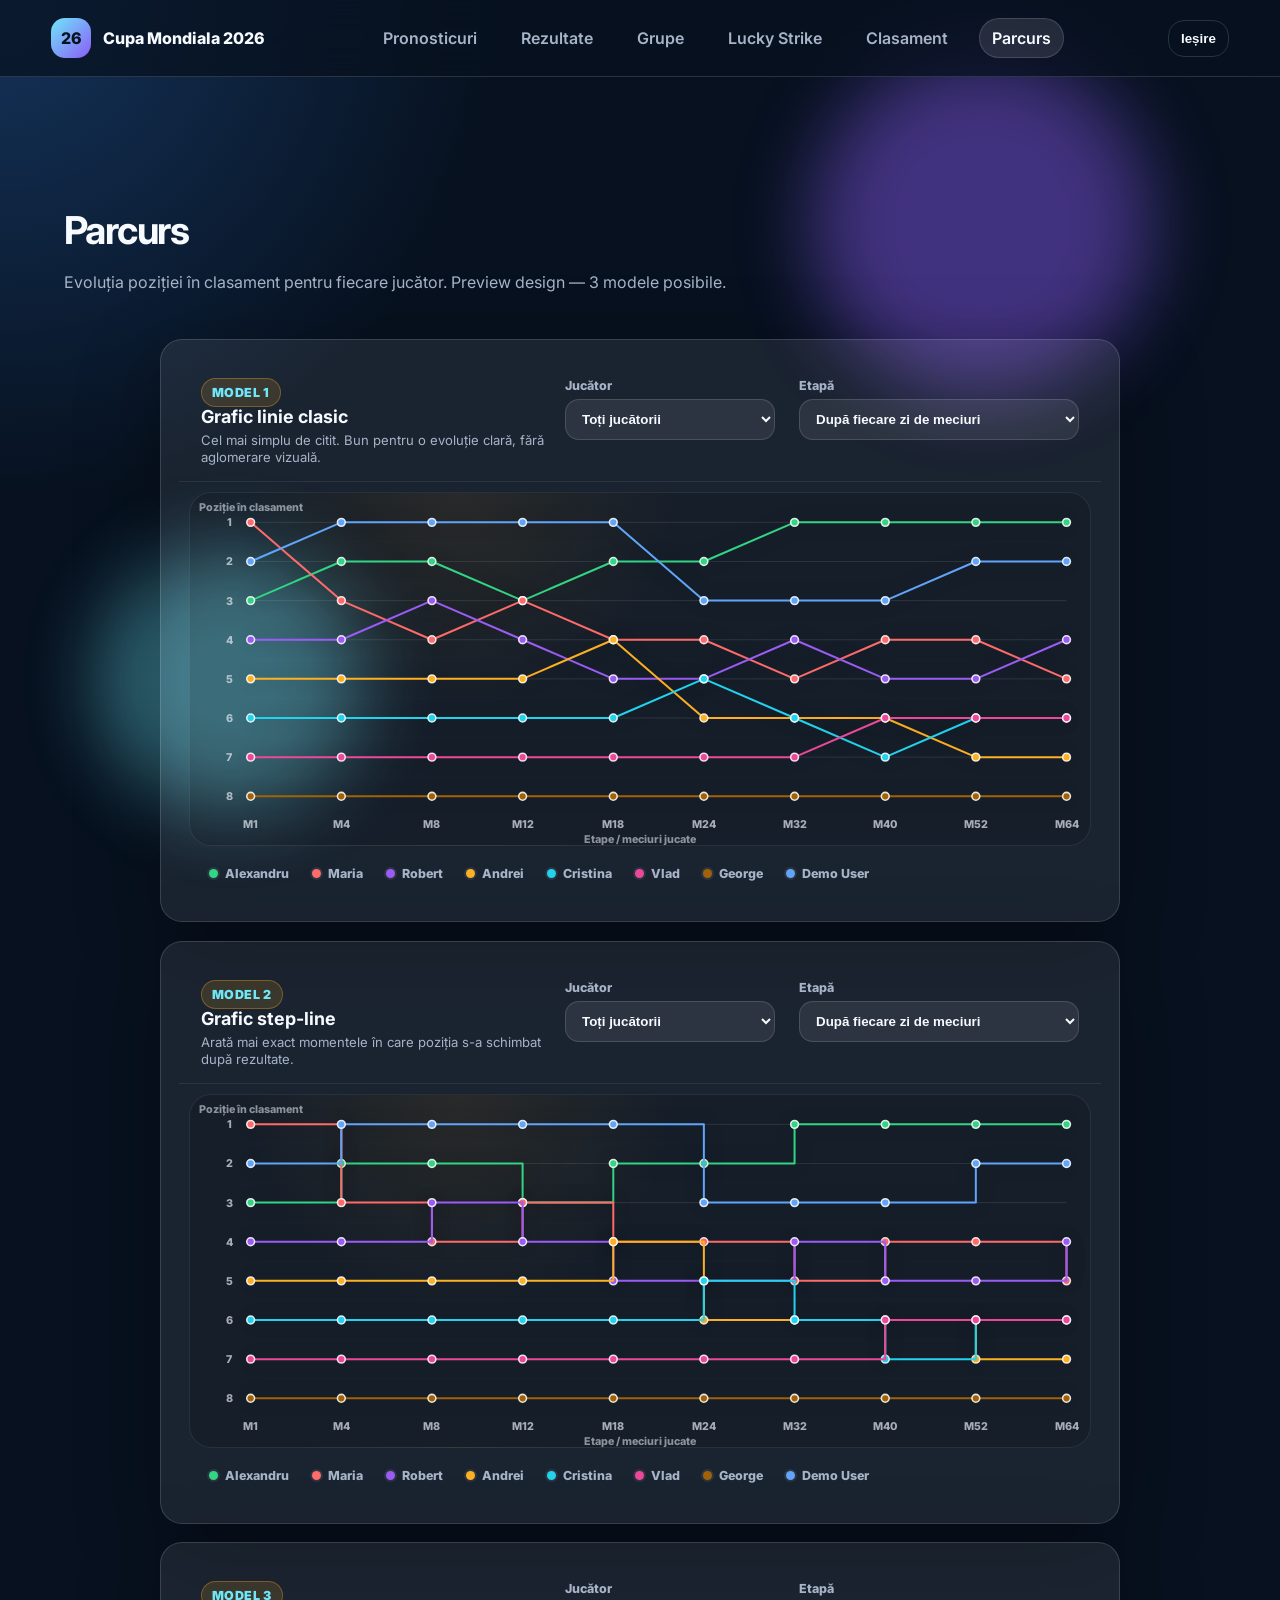
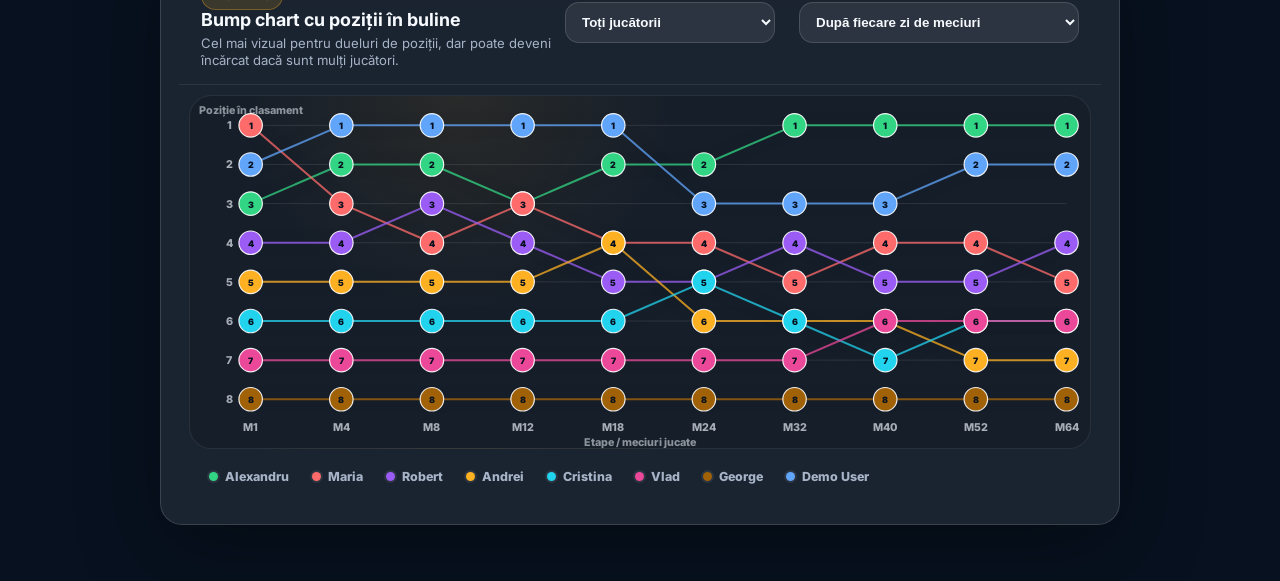
<file: parcurs_preview_3_modele.html>
<!DOCTYPE html>
<html lang="ro">
<head>
  <meta charset="UTF-8" />
  <meta name="viewport" content="width=device-width, initial-scale=1.0" />
  <title>Preview Parcurs • 3 modele</title>
  <link rel="preconnect" href="https://fonts.googleapis.com">
  <link rel="preconnect" href="https://fonts.gstatic.com" crossorigin>
  <link href="https://fonts.googleapis.com/css2?family=Inter:wght@400;600;700;800&display=swap" rel="stylesheet">
  <link rel="stylesheet" href="styles.css?v=20260614-parcurs-preview-3-modele" />
  <style>
    .admin-only, .admin-only-option { display: none !important; }
    body { min-height: 100vh; }
    main { padding-top: 96px; }
    #parcurs-preview { display: block; }
  </style>
</head>
<body>
  <div class="bg-orb orb-one"></div>
  <div class="bg-orb orb-two"></div>
  <header id="topbar" class="topbar">
    <a class="brand" href="#predictii" aria-label="Acasă">
      <span class="brand-mark">26</span>
      <span>Cupa Mondiala 2026</span>
    </a>

    <nav class="nav desktop-nav" aria-label="Navigare principală">
      <a href="#predictii">Pronosticuri</a>
      <a href="#rezultate">Rezultate</a>
      <a href="#grupe">Grupe</a>
      <a href="#lucky-strike">Lucky Strike</a>
      <a href="#clasament">Clasament</a>
      <a href="#parcurs-preview" class="active" class="active">Parcurs</a>
      <a href="#admin-scoruri" class="admin-only">Admin scoruri</a>
      <a href="#admin-emailuri" class="admin-only">Admin emailuri</a>
      <a href="#admin-api" class="admin-only">Admin API</a>
      <a href="#admin-teste" class="admin-only">Admin teste</a>
    </nav>

    <div class="mobile-nav-wrap" aria-label="Navigare secțiuni">
      <span class="mobile-nav-label">Secțiune</span>
      <select id="sectionSelect" class="section-select">
        <option value="predictii">Pronosticuri</option>
        <option value="rezultate">Rezultate</option>
        <option value="grupe">Grupe</option>
        <option value="lucky-strike">Lucky Strike</option>
        <option value="clasament">Clasament</option>
        <option value="parcurs-preview">Parcurs</option>
        <option value="admin-scoruri" class="admin-only-option">Admin scoruri</option>
        <option value="admin-emailuri" class="admin-only-option">Admin emailuri</option>
        <option value="admin-api" class="admin-only-option">Admin API</option>
        <option value="admin-teste" class="admin-only-option">Admin teste</option>
      </select>
    </div>

    <button id="logoutBtn" class="ghost small-btn">Ieșire</button>
  </header>
  <main>
  

    <section id="parcurs-preview" class="section app-section" data-section="parcurs-preview">
      <div class="section-head">
        <div>
          <h2>Parcurs</h2>
          <p>Evoluția poziției în clasament pentru fiecare jucător. Preview design — 3 modele posibile.</p>
        </div>
      </div>
      <div class="parcurs-preview-layout">

        <article class="parcurs-model-card">
          <div class="parcurs-model-head">
            <div>
              <span class="parcurs-model-badge">Model 1</span>
              <h3>Grafic linie clasic</h3>
              <p>Cel mai simplu de citit. Bun pentru o evoluție clară, fără aglomerare vizuală.</p>
            </div>
            <div class="parcurs-controls">
              <label>Jucător
                <select><option>Toți jucătorii</option><option>Doar userul meu</option><option>Top 5</option></select>
              </label>
              <label>Etapă
                <select><option>După fiecare zi de meciuri</option><option>După fiecare meci</option></select>
              </label>
            </div>
          </div>
          <div class="parcurs-chart-card"><svg viewBox="0 0 920 360" class="parcurs-chart-svg" role="img" aria-label="Grafic parcurs line"><text x="62" y="18" class="pc-axis-title">Poziție în clasament</text><line x1="62" y1="30.0" x2="896" y2="30.0" class="pc-grid"/><text x="40" y="34.0" class="pc-axis-text">1</text><line x1="62" y1="70.0" x2="896" y2="70.0" class="pc-grid"/><text x="40" y="74.0" class="pc-axis-text">2</text><line x1="62" y1="110.0" x2="896" y2="110.0" class="pc-grid"/><text x="40" y="114.0" class="pc-axis-text">3</text><line x1="62" y1="150.0" x2="896" y2="150.0" class="pc-grid"/><text x="40" y="154.0" class="pc-axis-text">4</text><line x1="62" y1="190.0" x2="896" y2="190.0" class="pc-grid"/><text x="40" y="194.0" class="pc-axis-text">5</text><line x1="62" y1="230.0" x2="896" y2="230.0" class="pc-grid"/><text x="40" y="234.0" class="pc-axis-text">6</text><line x1="62" y1="270.0" x2="896" y2="270.0" class="pc-grid"/><text x="40" y="274.0" class="pc-axis-text">7</text><line x1="62" y1="310.0" x2="896" y2="310.0" class="pc-grid"/><text x="40" y="314.0" class="pc-axis-text">8</text><text x="62.0" y="342" class="pc-x-text">M1</text><text x="154.7" y="342" class="pc-x-text">M4</text><text x="247.3" y="342" class="pc-x-text">M8</text><text x="340.0" y="342" class="pc-x-text">M12</text><text x="432.7" y="342" class="pc-x-text">M18</text><text x="525.3" y="342" class="pc-x-text">M24</text><text x="618.0" y="342" class="pc-x-text">M32</text><text x="710.7" y="342" class="pc-x-text">M40</text><text x="803.3" y="342" class="pc-x-text">M52</text><text x="896.0" y="342" class="pc-x-text">M64</text><polyline points="62.0,110.0 154.7,70.0 247.3,70.0 340.0,110.0 432.7,70.0 525.3,70.0 618.0,30.0 710.7,30.0 803.3,30.0 896.0,30.0" class="pc-line" style="stroke:#32d583"/><circle cx="62.0" cy="110.0" r="5" class="pc-dot" style="fill:#32d583"/><circle cx="154.7" cy="70.0" r="5" class="pc-dot" style="fill:#32d583"/><circle cx="247.3" cy="70.0" r="5" class="pc-dot" style="fill:#32d583"/><circle cx="340.0" cy="110.0" r="5" class="pc-dot" style="fill:#32d583"/><circle cx="432.7" cy="70.0" r="5" class="pc-dot" style="fill:#32d583"/><circle cx="525.3" cy="70.0" r="5" class="pc-dot" style="fill:#32d583"/><circle cx="618.0" cy="30.0" r="5" class="pc-dot" style="fill:#32d583"/><circle cx="710.7" cy="30.0" r="5" class="pc-dot" style="fill:#32d583"/><circle cx="803.3" cy="30.0" r="5" class="pc-dot" style="fill:#32d583"/><circle cx="896.0" cy="30.0" r="5" class="pc-dot" style="fill:#32d583"/><polyline points="62.0,30.0 154.7,110.0 247.3,150.0 340.0,110.0 432.7,150.0 525.3,150.0 618.0,190.0 710.7,150.0 803.3,150.0 896.0,190.0" class="pc-line" style="stroke:#ff6b6b"/><circle cx="62.0" cy="30.0" r="5" class="pc-dot" style="fill:#ff6b6b"/><circle cx="154.7" cy="110.0" r="5" class="pc-dot" style="fill:#ff6b6b"/><circle cx="247.3" cy="150.0" r="5" class="pc-dot" style="fill:#ff6b6b"/><circle cx="340.0" cy="110.0" r="5" class="pc-dot" style="fill:#ff6b6b"/><circle cx="432.7" cy="150.0" r="5" class="pc-dot" style="fill:#ff6b6b"/><circle cx="525.3" cy="150.0" r="5" class="pc-dot" style="fill:#ff6b6b"/><circle cx="618.0" cy="190.0" r="5" class="pc-dot" style="fill:#ff6b6b"/><circle cx="710.7" cy="150.0" r="5" class="pc-dot" style="fill:#ff6b6b"/><circle cx="803.3" cy="150.0" r="5" class="pc-dot" style="fill:#ff6b6b"/><circle cx="896.0" cy="190.0" r="5" class="pc-dot" style="fill:#ff6b6b"/><polyline points="62.0,150.0 154.7,150.0 247.3,110.0 340.0,150.0 432.7,190.0 525.3,190.0 618.0,150.0 710.7,190.0 803.3,190.0 896.0,150.0" class="pc-line" style="stroke:#9b5cf6"/><circle cx="62.0" cy="150.0" r="5" class="pc-dot" style="fill:#9b5cf6"/><circle cx="154.7" cy="150.0" r="5" class="pc-dot" style="fill:#9b5cf6"/><circle cx="247.3" cy="110.0" r="5" class="pc-dot" style="fill:#9b5cf6"/><circle cx="340.0" cy="150.0" r="5" class="pc-dot" style="fill:#9b5cf6"/><circle cx="432.7" cy="190.0" r="5" class="pc-dot" style="fill:#9b5cf6"/><circle cx="525.3" cy="190.0" r="5" class="pc-dot" style="fill:#9b5cf6"/><circle cx="618.0" cy="150.0" r="5" class="pc-dot" style="fill:#9b5cf6"/><circle cx="710.7" cy="190.0" r="5" class="pc-dot" style="fill:#9b5cf6"/><circle cx="803.3" cy="190.0" r="5" class="pc-dot" style="fill:#9b5cf6"/><circle cx="896.0" cy="150.0" r="5" class="pc-dot" style="fill:#9b5cf6"/><polyline points="62.0,190.0 154.7,190.0 247.3,190.0 340.0,190.0 432.7,150.0 525.3,230.0 618.0,230.0 710.7,230.0 803.3,270.0 896.0,270.0" class="pc-line" style="stroke:#fdb022"/><circle cx="62.0" cy="190.0" r="5" class="pc-dot" style="fill:#fdb022"/><circle cx="154.7" cy="190.0" r="5" class="pc-dot" style="fill:#fdb022"/><circle cx="247.3" cy="190.0" r="5" class="pc-dot" style="fill:#fdb022"/><circle cx="340.0" cy="190.0" r="5" class="pc-dot" style="fill:#fdb022"/><circle cx="432.7" cy="150.0" r="5" class="pc-dot" style="fill:#fdb022"/><circle cx="525.3" cy="230.0" r="5" class="pc-dot" style="fill:#fdb022"/><circle cx="618.0" cy="230.0" r="5" class="pc-dot" style="fill:#fdb022"/><circle cx="710.7" cy="230.0" r="5" class="pc-dot" style="fill:#fdb022"/><circle cx="803.3" cy="270.0" r="5" class="pc-dot" style="fill:#fdb022"/><circle cx="896.0" cy="270.0" r="5" class="pc-dot" style="fill:#fdb022"/><polyline points="62.0,230.0 154.7,230.0 247.3,230.0 340.0,230.0 432.7,230.0 525.3,190.0 618.0,230.0 710.7,270.0 803.3,230.0 896.0,230.0" class="pc-line" style="stroke:#22d3ee"/><circle cx="62.0" cy="230.0" r="5" class="pc-dot" style="fill:#22d3ee"/><circle cx="154.7" cy="230.0" r="5" class="pc-dot" style="fill:#22d3ee"/><circle cx="247.3" cy="230.0" r="5" class="pc-dot" style="fill:#22d3ee"/><circle cx="340.0" cy="230.0" r="5" class="pc-dot" style="fill:#22d3ee"/><circle cx="432.7" cy="230.0" r="5" class="pc-dot" style="fill:#22d3ee"/><circle cx="525.3" cy="190.0" r="5" class="pc-dot" style="fill:#22d3ee"/><circle cx="618.0" cy="230.0" r="5" class="pc-dot" style="fill:#22d3ee"/><circle cx="710.7" cy="270.0" r="5" class="pc-dot" style="fill:#22d3ee"/><circle cx="803.3" cy="230.0" r="5" class="pc-dot" style="fill:#22d3ee"/><circle cx="896.0" cy="230.0" r="5" class="pc-dot" style="fill:#22d3ee"/><polyline points="62.0,270.0 154.7,270.0 247.3,270.0 340.0,270.0 432.7,270.0 525.3,270.0 618.0,270.0 710.7,230.0 803.3,230.0 896.0,230.0" class="pc-line" style="stroke:#ec4899"/><circle cx="62.0" cy="270.0" r="5" class="pc-dot" style="fill:#ec4899"/><circle cx="154.7" cy="270.0" r="5" class="pc-dot" style="fill:#ec4899"/><circle cx="247.3" cy="270.0" r="5" class="pc-dot" style="fill:#ec4899"/><circle cx="340.0" cy="270.0" r="5" class="pc-dot" style="fill:#ec4899"/><circle cx="432.7" cy="270.0" r="5" class="pc-dot" style="fill:#ec4899"/><circle cx="525.3" cy="270.0" r="5" class="pc-dot" style="fill:#ec4899"/><circle cx="618.0" cy="270.0" r="5" class="pc-dot" style="fill:#ec4899"/><circle cx="710.7" cy="230.0" r="5" class="pc-dot" style="fill:#ec4899"/><circle cx="803.3" cy="230.0" r="5" class="pc-dot" style="fill:#ec4899"/><circle cx="896.0" cy="230.0" r="5" class="pc-dot" style="fill:#ec4899"/><polyline points="62.0,310.0 154.7,310.0 247.3,310.0 340.0,310.0 432.7,310.0 525.3,310.0 618.0,310.0 710.7,310.0 803.3,310.0 896.0,310.0" class="pc-line" style="stroke:#a16207"/><circle cx="62.0" cy="310.0" r="5" class="pc-dot" style="fill:#a16207"/><circle cx="154.7" cy="310.0" r="5" class="pc-dot" style="fill:#a16207"/><circle cx="247.3" cy="310.0" r="5" class="pc-dot" style="fill:#a16207"/><circle cx="340.0" cy="310.0" r="5" class="pc-dot" style="fill:#a16207"/><circle cx="432.7" cy="310.0" r="5" class="pc-dot" style="fill:#a16207"/><circle cx="525.3" cy="310.0" r="5" class="pc-dot" style="fill:#a16207"/><circle cx="618.0" cy="310.0" r="5" class="pc-dot" style="fill:#a16207"/><circle cx="710.7" cy="310.0" r="5" class="pc-dot" style="fill:#a16207"/><circle cx="803.3" cy="310.0" r="5" class="pc-dot" style="fill:#a16207"/><circle cx="896.0" cy="310.0" r="5" class="pc-dot" style="fill:#a16207"/><polyline points="62.0,70.0 154.7,30.0 247.3,30.0 340.0,30.0 432.7,30.0 525.3,110.0 618.0,110.0 710.7,110.0 803.3,70.0 896.0,70.0" class="pc-line" style="stroke:#60a5fa"/><circle cx="62.0" cy="70.0" r="5" class="pc-dot" style="fill:#60a5fa"/><circle cx="154.7" cy="30.0" r="5" class="pc-dot" style="fill:#60a5fa"/><circle cx="247.3" cy="30.0" r="5" class="pc-dot" style="fill:#60a5fa"/><circle cx="340.0" cy="30.0" r="5" class="pc-dot" style="fill:#60a5fa"/><circle cx="432.7" cy="30.0" r="5" class="pc-dot" style="fill:#60a5fa"/><circle cx="525.3" cy="110.0" r="5" class="pc-dot" style="fill:#60a5fa"/><circle cx="618.0" cy="110.0" r="5" class="pc-dot" style="fill:#60a5fa"/><circle cx="710.7" cy="110.0" r="5" class="pc-dot" style="fill:#60a5fa"/><circle cx="803.3" cy="70.0" r="5" class="pc-dot" style="fill:#60a5fa"/><circle cx="896.0" cy="70.0" r="5" class="pc-dot" style="fill:#60a5fa"/><text x="460.0" y="358" class="pc-axis-title">Etape / meciuri jucate</text></svg></div>
          <div class="parcurs-legend"><span class="parcurs-legend-item"><i style="background:#32d583"></i>Alexandru</span><span class="parcurs-legend-item"><i style="background:#ff6b6b"></i>Maria</span><span class="parcurs-legend-item"><i style="background:#9b5cf6"></i>Robert</span><span class="parcurs-legend-item"><i style="background:#fdb022"></i>Andrei</span><span class="parcurs-legend-item"><i style="background:#22d3ee"></i>Cristina</span><span class="parcurs-legend-item"><i style="background:#ec4899"></i>Vlad</span><span class="parcurs-legend-item"><i style="background:#a16207"></i>George</span><span class="parcurs-legend-item"><i style="background:#60a5fa"></i>Demo User</span></div>
        </article>

        <article class="parcurs-model-card">
          <div class="parcurs-model-head">
            <div>
              <span class="parcurs-model-badge">Model 2</span>
              <h3>Grafic step-line</h3>
              <p>Arată mai exact momentele în care poziția s-a schimbat după rezultate.</p>
            </div>
            <div class="parcurs-controls">
              <label>Jucător
                <select><option>Toți jucătorii</option><option>Doar userul meu</option><option>Top 5</option></select>
              </label>
              <label>Etapă
                <select><option>După fiecare zi de meciuri</option><option>După fiecare meci</option></select>
              </label>
            </div>
          </div>
          <div class="parcurs-chart-card"><svg viewBox="0 0 920 360" class="parcurs-chart-svg" role="img" aria-label="Grafic parcurs step"><text x="62" y="18" class="pc-axis-title">Poziție în clasament</text><line x1="62" y1="30.0" x2="896" y2="30.0" class="pc-grid"/><text x="40" y="34.0" class="pc-axis-text">1</text><line x1="62" y1="70.0" x2="896" y2="70.0" class="pc-grid"/><text x="40" y="74.0" class="pc-axis-text">2</text><line x1="62" y1="110.0" x2="896" y2="110.0" class="pc-grid"/><text x="40" y="114.0" class="pc-axis-text">3</text><line x1="62" y1="150.0" x2="896" y2="150.0" class="pc-grid"/><text x="40" y="154.0" class="pc-axis-text">4</text><line x1="62" y1="190.0" x2="896" y2="190.0" class="pc-grid"/><text x="40" y="194.0" class="pc-axis-text">5</text><line x1="62" y1="230.0" x2="896" y2="230.0" class="pc-grid"/><text x="40" y="234.0" class="pc-axis-text">6</text><line x1="62" y1="270.0" x2="896" y2="270.0" class="pc-grid"/><text x="40" y="274.0" class="pc-axis-text">7</text><line x1="62" y1="310.0" x2="896" y2="310.0" class="pc-grid"/><text x="40" y="314.0" class="pc-axis-text">8</text><text x="62.0" y="342" class="pc-x-text">M1</text><text x="154.7" y="342" class="pc-x-text">M4</text><text x="247.3" y="342" class="pc-x-text">M8</text><text x="340.0" y="342" class="pc-x-text">M12</text><text x="432.7" y="342" class="pc-x-text">M18</text><text x="525.3" y="342" class="pc-x-text">M24</text><text x="618.0" y="342" class="pc-x-text">M32</text><text x="710.7" y="342" class="pc-x-text">M40</text><text x="803.3" y="342" class="pc-x-text">M52</text><text x="896.0" y="342" class="pc-x-text">M64</text><path d="M 62.0 110.0 H 154.7 V 70.0 H 247.3 V 70.0 H 340.0 V 110.0 H 432.7 V 70.0 H 525.3 V 70.0 H 618.0 V 30.0 H 710.7 V 30.0 H 803.3 V 30.0 H 896.0 V 30.0" class="pc-line" style="stroke:#32d583"/><circle cx="62.0" cy="110.0" r="3.5" class="pc-dot" style="fill:#32d583"/><circle cx="154.7" cy="70.0" r="3.5" class="pc-dot" style="fill:#32d583"/><circle cx="247.3" cy="70.0" r="3.5" class="pc-dot" style="fill:#32d583"/><circle cx="340.0" cy="110.0" r="3.5" class="pc-dot" style="fill:#32d583"/><circle cx="432.7" cy="70.0" r="3.5" class="pc-dot" style="fill:#32d583"/><circle cx="525.3" cy="70.0" r="3.5" class="pc-dot" style="fill:#32d583"/><circle cx="618.0" cy="30.0" r="3.5" class="pc-dot" style="fill:#32d583"/><circle cx="710.7" cy="30.0" r="3.5" class="pc-dot" style="fill:#32d583"/><circle cx="803.3" cy="30.0" r="3.5" class="pc-dot" style="fill:#32d583"/><circle cx="896.0" cy="30.0" r="3.5" class="pc-dot" style="fill:#32d583"/><path d="M 62.0 30.0 H 154.7 V 110.0 H 247.3 V 150.0 H 340.0 V 110.0 H 432.7 V 150.0 H 525.3 V 150.0 H 618.0 V 190.0 H 710.7 V 150.0 H 803.3 V 150.0 H 896.0 V 190.0" class="pc-line" style="stroke:#ff6b6b"/><circle cx="62.0" cy="30.0" r="3.5" class="pc-dot" style="fill:#ff6b6b"/><circle cx="154.7" cy="110.0" r="3.5" class="pc-dot" style="fill:#ff6b6b"/><circle cx="247.3" cy="150.0" r="3.5" class="pc-dot" style="fill:#ff6b6b"/><circle cx="340.0" cy="110.0" r="3.5" class="pc-dot" style="fill:#ff6b6b"/><circle cx="432.7" cy="150.0" r="3.5" class="pc-dot" style="fill:#ff6b6b"/><circle cx="525.3" cy="150.0" r="3.5" class="pc-dot" style="fill:#ff6b6b"/><circle cx="618.0" cy="190.0" r="3.5" class="pc-dot" style="fill:#ff6b6b"/><circle cx="710.7" cy="150.0" r="3.5" class="pc-dot" style="fill:#ff6b6b"/><circle cx="803.3" cy="150.0" r="3.5" class="pc-dot" style="fill:#ff6b6b"/><circle cx="896.0" cy="190.0" r="3.5" class="pc-dot" style="fill:#ff6b6b"/><path d="M 62.0 150.0 H 154.7 V 150.0 H 247.3 V 110.0 H 340.0 V 150.0 H 432.7 V 190.0 H 525.3 V 190.0 H 618.0 V 150.0 H 710.7 V 190.0 H 803.3 V 190.0 H 896.0 V 150.0" class="pc-line" style="stroke:#9b5cf6"/><circle cx="62.0" cy="150.0" r="3.5" class="pc-dot" style="fill:#9b5cf6"/><circle cx="154.7" cy="150.0" r="3.5" class="pc-dot" style="fill:#9b5cf6"/><circle cx="247.3" cy="110.0" r="3.5" class="pc-dot" style="fill:#9b5cf6"/><circle cx="340.0" cy="150.0" r="3.5" class="pc-dot" style="fill:#9b5cf6"/><circle cx="432.7" cy="190.0" r="3.5" class="pc-dot" style="fill:#9b5cf6"/><circle cx="525.3" cy="190.0" r="3.5" class="pc-dot" style="fill:#9b5cf6"/><circle cx="618.0" cy="150.0" r="3.5" class="pc-dot" style="fill:#9b5cf6"/><circle cx="710.7" cy="190.0" r="3.5" class="pc-dot" style="fill:#9b5cf6"/><circle cx="803.3" cy="190.0" r="3.5" class="pc-dot" style="fill:#9b5cf6"/><circle cx="896.0" cy="150.0" r="3.5" class="pc-dot" style="fill:#9b5cf6"/><path d="M 62.0 190.0 H 154.7 V 190.0 H 247.3 V 190.0 H 340.0 V 190.0 H 432.7 V 150.0 H 525.3 V 230.0 H 618.0 V 230.0 H 710.7 V 230.0 H 803.3 V 270.0 H 896.0 V 270.0" class="pc-line" style="stroke:#fdb022"/><circle cx="62.0" cy="190.0" r="3.5" class="pc-dot" style="fill:#fdb022"/><circle cx="154.7" cy="190.0" r="3.5" class="pc-dot" style="fill:#fdb022"/><circle cx="247.3" cy="190.0" r="3.5" class="pc-dot" style="fill:#fdb022"/><circle cx="340.0" cy="190.0" r="3.5" class="pc-dot" style="fill:#fdb022"/><circle cx="432.7" cy="150.0" r="3.5" class="pc-dot" style="fill:#fdb022"/><circle cx="525.3" cy="230.0" r="3.5" class="pc-dot" style="fill:#fdb022"/><circle cx="618.0" cy="230.0" r="3.5" class="pc-dot" style="fill:#fdb022"/><circle cx="710.7" cy="230.0" r="3.5" class="pc-dot" style="fill:#fdb022"/><circle cx="803.3" cy="270.0" r="3.5" class="pc-dot" style="fill:#fdb022"/><circle cx="896.0" cy="270.0" r="3.5" class="pc-dot" style="fill:#fdb022"/><path d="M 62.0 230.0 H 154.7 V 230.0 H 247.3 V 230.0 H 340.0 V 230.0 H 432.7 V 230.0 H 525.3 V 190.0 H 618.0 V 230.0 H 710.7 V 270.0 H 803.3 V 230.0 H 896.0 V 230.0" class="pc-line" style="stroke:#22d3ee"/><circle cx="62.0" cy="230.0" r="3.5" class="pc-dot" style="fill:#22d3ee"/><circle cx="154.7" cy="230.0" r="3.5" class="pc-dot" style="fill:#22d3ee"/><circle cx="247.3" cy="230.0" r="3.5" class="pc-dot" style="fill:#22d3ee"/><circle cx="340.0" cy="230.0" r="3.5" class="pc-dot" style="fill:#22d3ee"/><circle cx="432.7" cy="230.0" r="3.5" class="pc-dot" style="fill:#22d3ee"/><circle cx="525.3" cy="190.0" r="3.5" class="pc-dot" style="fill:#22d3ee"/><circle cx="618.0" cy="230.0" r="3.5" class="pc-dot" style="fill:#22d3ee"/><circle cx="710.7" cy="270.0" r="3.5" class="pc-dot" style="fill:#22d3ee"/><circle cx="803.3" cy="230.0" r="3.5" class="pc-dot" style="fill:#22d3ee"/><circle cx="896.0" cy="230.0" r="3.5" class="pc-dot" style="fill:#22d3ee"/><path d="M 62.0 270.0 H 154.7 V 270.0 H 247.3 V 270.0 H 340.0 V 270.0 H 432.7 V 270.0 H 525.3 V 270.0 H 618.0 V 270.0 H 710.7 V 230.0 H 803.3 V 230.0 H 896.0 V 230.0" class="pc-line" style="stroke:#ec4899"/><circle cx="62.0" cy="270.0" r="3.5" class="pc-dot" style="fill:#ec4899"/><circle cx="154.7" cy="270.0" r="3.5" class="pc-dot" style="fill:#ec4899"/><circle cx="247.3" cy="270.0" r="3.5" class="pc-dot" style="fill:#ec4899"/><circle cx="340.0" cy="270.0" r="3.5" class="pc-dot" style="fill:#ec4899"/><circle cx="432.7" cy="270.0" r="3.5" class="pc-dot" style="fill:#ec4899"/><circle cx="525.3" cy="270.0" r="3.5" class="pc-dot" style="fill:#ec4899"/><circle cx="618.0" cy="270.0" r="3.5" class="pc-dot" style="fill:#ec4899"/><circle cx="710.7" cy="230.0" r="3.5" class="pc-dot" style="fill:#ec4899"/><circle cx="803.3" cy="230.0" r="3.5" class="pc-dot" style="fill:#ec4899"/><circle cx="896.0" cy="230.0" r="3.5" class="pc-dot" style="fill:#ec4899"/><path d="M 62.0 310.0 H 154.7 V 310.0 H 247.3 V 310.0 H 340.0 V 310.0 H 432.7 V 310.0 H 525.3 V 310.0 H 618.0 V 310.0 H 710.7 V 310.0 H 803.3 V 310.0 H 896.0 V 310.0" class="pc-line" style="stroke:#a16207"/><circle cx="62.0" cy="310.0" r="3.5" class="pc-dot" style="fill:#a16207"/><circle cx="154.7" cy="310.0" r="3.5" class="pc-dot" style="fill:#a16207"/><circle cx="247.3" cy="310.0" r="3.5" class="pc-dot" style="fill:#a16207"/><circle cx="340.0" cy="310.0" r="3.5" class="pc-dot" style="fill:#a16207"/><circle cx="432.7" cy="310.0" r="3.5" class="pc-dot" style="fill:#a16207"/><circle cx="525.3" cy="310.0" r="3.5" class="pc-dot" style="fill:#a16207"/><circle cx="618.0" cy="310.0" r="3.5" class="pc-dot" style="fill:#a16207"/><circle cx="710.7" cy="310.0" r="3.5" class="pc-dot" style="fill:#a16207"/><circle cx="803.3" cy="310.0" r="3.5" class="pc-dot" style="fill:#a16207"/><circle cx="896.0" cy="310.0" r="3.5" class="pc-dot" style="fill:#a16207"/><path d="M 62.0 70.0 H 154.7 V 30.0 H 247.3 V 30.0 H 340.0 V 30.0 H 432.7 V 30.0 H 525.3 V 110.0 H 618.0 V 110.0 H 710.7 V 110.0 H 803.3 V 70.0 H 896.0 V 70.0" class="pc-line" style="stroke:#60a5fa"/><circle cx="62.0" cy="70.0" r="3.5" class="pc-dot" style="fill:#60a5fa"/><circle cx="154.7" cy="30.0" r="3.5" class="pc-dot" style="fill:#60a5fa"/><circle cx="247.3" cy="30.0" r="3.5" class="pc-dot" style="fill:#60a5fa"/><circle cx="340.0" cy="30.0" r="3.5" class="pc-dot" style="fill:#60a5fa"/><circle cx="432.7" cy="30.0" r="3.5" class="pc-dot" style="fill:#60a5fa"/><circle cx="525.3" cy="110.0" r="3.5" class="pc-dot" style="fill:#60a5fa"/><circle cx="618.0" cy="110.0" r="3.5" class="pc-dot" style="fill:#60a5fa"/><circle cx="710.7" cy="110.0" r="3.5" class="pc-dot" style="fill:#60a5fa"/><circle cx="803.3" cy="70.0" r="3.5" class="pc-dot" style="fill:#60a5fa"/><circle cx="896.0" cy="70.0" r="3.5" class="pc-dot" style="fill:#60a5fa"/><text x="460.0" y="358" class="pc-axis-title">Etape / meciuri jucate</text></svg></div>
          <div class="parcurs-legend"><span class="parcurs-legend-item"><i style="background:#32d583"></i>Alexandru</span><span class="parcurs-legend-item"><i style="background:#ff6b6b"></i>Maria</span><span class="parcurs-legend-item"><i style="background:#9b5cf6"></i>Robert</span><span class="parcurs-legend-item"><i style="background:#fdb022"></i>Andrei</span><span class="parcurs-legend-item"><i style="background:#22d3ee"></i>Cristina</span><span class="parcurs-legend-item"><i style="background:#ec4899"></i>Vlad</span><span class="parcurs-legend-item"><i style="background:#a16207"></i>George</span><span class="parcurs-legend-item"><i style="background:#60a5fa"></i>Demo User</span></div>
        </article>

        <article class="parcurs-model-card">
          <div class="parcurs-model-head">
            <div>
              <span class="parcurs-model-badge">Model 3</span>
              <h3>Bump chart cu poziții în buline</h3>
              <p>Cel mai vizual pentru dueluri de poziții, dar poate deveni încărcat dacă sunt mulți jucători.</p>
            </div>
            <div class="parcurs-controls">
              <label>Jucător
                <select><option>Toți jucătorii</option><option>Doar userul meu</option><option>Top 5</option></select>
              </label>
              <label>Etapă
                <select><option>După fiecare zi de meciuri</option><option>După fiecare meci</option></select>
              </label>
            </div>
          </div>
          <div class="parcurs-chart-card"><svg viewBox="0 0 920 360" class="parcurs-chart-svg" role="img" aria-label="Grafic parcurs bump"><text x="62" y="18" class="pc-axis-title">Poziție în clasament</text><line x1="62" y1="30.0" x2="896" y2="30.0" class="pc-grid"/><text x="40" y="34.0" class="pc-axis-text">1</text><line x1="62" y1="70.0" x2="896" y2="70.0" class="pc-grid"/><text x="40" y="74.0" class="pc-axis-text">2</text><line x1="62" y1="110.0" x2="896" y2="110.0" class="pc-grid"/><text x="40" y="114.0" class="pc-axis-text">3</text><line x1="62" y1="150.0" x2="896" y2="150.0" class="pc-grid"/><text x="40" y="154.0" class="pc-axis-text">4</text><line x1="62" y1="190.0" x2="896" y2="190.0" class="pc-grid"/><text x="40" y="194.0" class="pc-axis-text">5</text><line x1="62" y1="230.0" x2="896" y2="230.0" class="pc-grid"/><text x="40" y="234.0" class="pc-axis-text">6</text><line x1="62" y1="270.0" x2="896" y2="270.0" class="pc-grid"/><text x="40" y="274.0" class="pc-axis-text">7</text><line x1="62" y1="310.0" x2="896" y2="310.0" class="pc-grid"/><text x="40" y="314.0" class="pc-axis-text">8</text><text x="62.0" y="342" class="pc-x-text">M1</text><text x="154.7" y="342" class="pc-x-text">M4</text><text x="247.3" y="342" class="pc-x-text">M8</text><text x="340.0" y="342" class="pc-x-text">M12</text><text x="432.7" y="342" class="pc-x-text">M18</text><text x="525.3" y="342" class="pc-x-text">M24</text><text x="618.0" y="342" class="pc-x-text">M32</text><text x="710.7" y="342" class="pc-x-text">M40</text><text x="803.3" y="342" class="pc-x-text">M52</text><text x="896.0" y="342" class="pc-x-text">M64</text><polyline points="62.0,110.0 154.7,70.0 247.3,70.0 340.0,110.0 432.7,70.0 525.3,70.0 618.0,30.0 710.7,30.0 803.3,30.0 896.0,30.0" class="pc-line pc-soft-line" style="stroke:#32d583"/><circle cx="62.0" cy="110.0" r="12" class="pc-bump-dot" style="fill:#32d583"/><text x="62.0" y="114.0" class="pc-bump-text">3</text><circle cx="154.7" cy="70.0" r="12" class="pc-bump-dot" style="fill:#32d583"/><text x="154.7" y="74.0" class="pc-bump-text">2</text><circle cx="247.3" cy="70.0" r="12" class="pc-bump-dot" style="fill:#32d583"/><text x="247.3" y="74.0" class="pc-bump-text">2</text><circle cx="340.0" cy="110.0" r="12" class="pc-bump-dot" style="fill:#32d583"/><text x="340.0" y="114.0" class="pc-bump-text">3</text><circle cx="432.7" cy="70.0" r="12" class="pc-bump-dot" style="fill:#32d583"/><text x="432.7" y="74.0" class="pc-bump-text">2</text><circle cx="525.3" cy="70.0" r="12" class="pc-bump-dot" style="fill:#32d583"/><text x="525.3" y="74.0" class="pc-bump-text">2</text><circle cx="618.0" cy="30.0" r="12" class="pc-bump-dot" style="fill:#32d583"/><text x="618.0" y="34.0" class="pc-bump-text">1</text><circle cx="710.7" cy="30.0" r="12" class="pc-bump-dot" style="fill:#32d583"/><text x="710.7" y="34.0" class="pc-bump-text">1</text><circle cx="803.3" cy="30.0" r="12" class="pc-bump-dot" style="fill:#32d583"/><text x="803.3" y="34.0" class="pc-bump-text">1</text><circle cx="896.0" cy="30.0" r="12" class="pc-bump-dot" style="fill:#32d583"/><text x="896.0" y="34.0" class="pc-bump-text">1</text><polyline points="62.0,30.0 154.7,110.0 247.3,150.0 340.0,110.0 432.7,150.0 525.3,150.0 618.0,190.0 710.7,150.0 803.3,150.0 896.0,190.0" class="pc-line pc-soft-line" style="stroke:#ff6b6b"/><circle cx="62.0" cy="30.0" r="12" class="pc-bump-dot" style="fill:#ff6b6b"/><text x="62.0" y="34.0" class="pc-bump-text">1</text><circle cx="154.7" cy="110.0" r="12" class="pc-bump-dot" style="fill:#ff6b6b"/><text x="154.7" y="114.0" class="pc-bump-text">3</text><circle cx="247.3" cy="150.0" r="12" class="pc-bump-dot" style="fill:#ff6b6b"/><text x="247.3" y="154.0" class="pc-bump-text">4</text><circle cx="340.0" cy="110.0" r="12" class="pc-bump-dot" style="fill:#ff6b6b"/><text x="340.0" y="114.0" class="pc-bump-text">3</text><circle cx="432.7" cy="150.0" r="12" class="pc-bump-dot" style="fill:#ff6b6b"/><text x="432.7" y="154.0" class="pc-bump-text">4</text><circle cx="525.3" cy="150.0" r="12" class="pc-bump-dot" style="fill:#ff6b6b"/><text x="525.3" y="154.0" class="pc-bump-text">4</text><circle cx="618.0" cy="190.0" r="12" class="pc-bump-dot" style="fill:#ff6b6b"/><text x="618.0" y="194.0" class="pc-bump-text">5</text><circle cx="710.7" cy="150.0" r="12" class="pc-bump-dot" style="fill:#ff6b6b"/><text x="710.7" y="154.0" class="pc-bump-text">4</text><circle cx="803.3" cy="150.0" r="12" class="pc-bump-dot" style="fill:#ff6b6b"/><text x="803.3" y="154.0" class="pc-bump-text">4</text><circle cx="896.0" cy="190.0" r="12" class="pc-bump-dot" style="fill:#ff6b6b"/><text x="896.0" y="194.0" class="pc-bump-text">5</text><polyline points="62.0,150.0 154.7,150.0 247.3,110.0 340.0,150.0 432.7,190.0 525.3,190.0 618.0,150.0 710.7,190.0 803.3,190.0 896.0,150.0" class="pc-line pc-soft-line" style="stroke:#9b5cf6"/><circle cx="62.0" cy="150.0" r="12" class="pc-bump-dot" style="fill:#9b5cf6"/><text x="62.0" y="154.0" class="pc-bump-text">4</text><circle cx="154.7" cy="150.0" r="12" class="pc-bump-dot" style="fill:#9b5cf6"/><text x="154.7" y="154.0" class="pc-bump-text">4</text><circle cx="247.3" cy="110.0" r="12" class="pc-bump-dot" style="fill:#9b5cf6"/><text x="247.3" y="114.0" class="pc-bump-text">3</text><circle cx="340.0" cy="150.0" r="12" class="pc-bump-dot" style="fill:#9b5cf6"/><text x="340.0" y="154.0" class="pc-bump-text">4</text><circle cx="432.7" cy="190.0" r="12" class="pc-bump-dot" style="fill:#9b5cf6"/><text x="432.7" y="194.0" class="pc-bump-text">5</text><circle cx="525.3" cy="190.0" r="12" class="pc-bump-dot" style="fill:#9b5cf6"/><text x="525.3" y="194.0" class="pc-bump-text">5</text><circle cx="618.0" cy="150.0" r="12" class="pc-bump-dot" style="fill:#9b5cf6"/><text x="618.0" y="154.0" class="pc-bump-text">4</text><circle cx="710.7" cy="190.0" r="12" class="pc-bump-dot" style="fill:#9b5cf6"/><text x="710.7" y="194.0" class="pc-bump-text">5</text><circle cx="803.3" cy="190.0" r="12" class="pc-bump-dot" style="fill:#9b5cf6"/><text x="803.3" y="194.0" class="pc-bump-text">5</text><circle cx="896.0" cy="150.0" r="12" class="pc-bump-dot" style="fill:#9b5cf6"/><text x="896.0" y="154.0" class="pc-bump-text">4</text><polyline points="62.0,190.0 154.7,190.0 247.3,190.0 340.0,190.0 432.7,150.0 525.3,230.0 618.0,230.0 710.7,230.0 803.3,270.0 896.0,270.0" class="pc-line pc-soft-line" style="stroke:#fdb022"/><circle cx="62.0" cy="190.0" r="12" class="pc-bump-dot" style="fill:#fdb022"/><text x="62.0" y="194.0" class="pc-bump-text">5</text><circle cx="154.7" cy="190.0" r="12" class="pc-bump-dot" style="fill:#fdb022"/><text x="154.7" y="194.0" class="pc-bump-text">5</text><circle cx="247.3" cy="190.0" r="12" class="pc-bump-dot" style="fill:#fdb022"/><text x="247.3" y="194.0" class="pc-bump-text">5</text><circle cx="340.0" cy="190.0" r="12" class="pc-bump-dot" style="fill:#fdb022"/><text x="340.0" y="194.0" class="pc-bump-text">5</text><circle cx="432.7" cy="150.0" r="12" class="pc-bump-dot" style="fill:#fdb022"/><text x="432.7" y="154.0" class="pc-bump-text">4</text><circle cx="525.3" cy="230.0" r="12" class="pc-bump-dot" style="fill:#fdb022"/><text x="525.3" y="234.0" class="pc-bump-text">6</text><circle cx="618.0" cy="230.0" r="12" class="pc-bump-dot" style="fill:#fdb022"/><text x="618.0" y="234.0" class="pc-bump-text">6</text><circle cx="710.7" cy="230.0" r="12" class="pc-bump-dot" style="fill:#fdb022"/><text x="710.7" y="234.0" class="pc-bump-text">6</text><circle cx="803.3" cy="270.0" r="12" class="pc-bump-dot" style="fill:#fdb022"/><text x="803.3" y="274.0" class="pc-bump-text">7</text><circle cx="896.0" cy="270.0" r="12" class="pc-bump-dot" style="fill:#fdb022"/><text x="896.0" y="274.0" class="pc-bump-text">7</text><polyline points="62.0,230.0 154.7,230.0 247.3,230.0 340.0,230.0 432.7,230.0 525.3,190.0 618.0,230.0 710.7,270.0 803.3,230.0 896.0,230.0" class="pc-line pc-soft-line" style="stroke:#22d3ee"/><circle cx="62.0" cy="230.0" r="12" class="pc-bump-dot" style="fill:#22d3ee"/><text x="62.0" y="234.0" class="pc-bump-text">6</text><circle cx="154.7" cy="230.0" r="12" class="pc-bump-dot" style="fill:#22d3ee"/><text x="154.7" y="234.0" class="pc-bump-text">6</text><circle cx="247.3" cy="230.0" r="12" class="pc-bump-dot" style="fill:#22d3ee"/><text x="247.3" y="234.0" class="pc-bump-text">6</text><circle cx="340.0" cy="230.0" r="12" class="pc-bump-dot" style="fill:#22d3ee"/><text x="340.0" y="234.0" class="pc-bump-text">6</text><circle cx="432.7" cy="230.0" r="12" class="pc-bump-dot" style="fill:#22d3ee"/><text x="432.7" y="234.0" class="pc-bump-text">6</text><circle cx="525.3" cy="190.0" r="12" class="pc-bump-dot" style="fill:#22d3ee"/><text x="525.3" y="194.0" class="pc-bump-text">5</text><circle cx="618.0" cy="230.0" r="12" class="pc-bump-dot" style="fill:#22d3ee"/><text x="618.0" y="234.0" class="pc-bump-text">6</text><circle cx="710.7" cy="270.0" r="12" class="pc-bump-dot" style="fill:#22d3ee"/><text x="710.7" y="274.0" class="pc-bump-text">7</text><circle cx="803.3" cy="230.0" r="12" class="pc-bump-dot" style="fill:#22d3ee"/><text x="803.3" y="234.0" class="pc-bump-text">6</text><circle cx="896.0" cy="230.0" r="12" class="pc-bump-dot" style="fill:#22d3ee"/><text x="896.0" y="234.0" class="pc-bump-text">6</text><polyline points="62.0,270.0 154.7,270.0 247.3,270.0 340.0,270.0 432.7,270.0 525.3,270.0 618.0,270.0 710.7,230.0 803.3,230.0 896.0,230.0" class="pc-line pc-soft-line" style="stroke:#ec4899"/><circle cx="62.0" cy="270.0" r="12" class="pc-bump-dot" style="fill:#ec4899"/><text x="62.0" y="274.0" class="pc-bump-text">7</text><circle cx="154.7" cy="270.0" r="12" class="pc-bump-dot" style="fill:#ec4899"/><text x="154.7" y="274.0" class="pc-bump-text">7</text><circle cx="247.3" cy="270.0" r="12" class="pc-bump-dot" style="fill:#ec4899"/><text x="247.3" y="274.0" class="pc-bump-text">7</text><circle cx="340.0" cy="270.0" r="12" class="pc-bump-dot" style="fill:#ec4899"/><text x="340.0" y="274.0" class="pc-bump-text">7</text><circle cx="432.7" cy="270.0" r="12" class="pc-bump-dot" style="fill:#ec4899"/><text x="432.7" y="274.0" class="pc-bump-text">7</text><circle cx="525.3" cy="270.0" r="12" class="pc-bump-dot" style="fill:#ec4899"/><text x="525.3" y="274.0" class="pc-bump-text">7</text><circle cx="618.0" cy="270.0" r="12" class="pc-bump-dot" style="fill:#ec4899"/><text x="618.0" y="274.0" class="pc-bump-text">7</text><circle cx="710.7" cy="230.0" r="12" class="pc-bump-dot" style="fill:#ec4899"/><text x="710.7" y="234.0" class="pc-bump-text">6</text><circle cx="803.3" cy="230.0" r="12" class="pc-bump-dot" style="fill:#ec4899"/><text x="803.3" y="234.0" class="pc-bump-text">6</text><circle cx="896.0" cy="230.0" r="12" class="pc-bump-dot" style="fill:#ec4899"/><text x="896.0" y="234.0" class="pc-bump-text">6</text><polyline points="62.0,310.0 154.7,310.0 247.3,310.0 340.0,310.0 432.7,310.0 525.3,310.0 618.0,310.0 710.7,310.0 803.3,310.0 896.0,310.0" class="pc-line pc-soft-line" style="stroke:#a16207"/><circle cx="62.0" cy="310.0" r="12" class="pc-bump-dot" style="fill:#a16207"/><text x="62.0" y="314.0" class="pc-bump-text">8</text><circle cx="154.7" cy="310.0" r="12" class="pc-bump-dot" style="fill:#a16207"/><text x="154.7" y="314.0" class="pc-bump-text">8</text><circle cx="247.3" cy="310.0" r="12" class="pc-bump-dot" style="fill:#a16207"/><text x="247.3" y="314.0" class="pc-bump-text">8</text><circle cx="340.0" cy="310.0" r="12" class="pc-bump-dot" style="fill:#a16207"/><text x="340.0" y="314.0" class="pc-bump-text">8</text><circle cx="432.7" cy="310.0" r="12" class="pc-bump-dot" style="fill:#a16207"/><text x="432.7" y="314.0" class="pc-bump-text">8</text><circle cx="525.3" cy="310.0" r="12" class="pc-bump-dot" style="fill:#a16207"/><text x="525.3" y="314.0" class="pc-bump-text">8</text><circle cx="618.0" cy="310.0" r="12" class="pc-bump-dot" style="fill:#a16207"/><text x="618.0" y="314.0" class="pc-bump-text">8</text><circle cx="710.7" cy="310.0" r="12" class="pc-bump-dot" style="fill:#a16207"/><text x="710.7" y="314.0" class="pc-bump-text">8</text><circle cx="803.3" cy="310.0" r="12" class="pc-bump-dot" style="fill:#a16207"/><text x="803.3" y="314.0" class="pc-bump-text">8</text><circle cx="896.0" cy="310.0" r="12" class="pc-bump-dot" style="fill:#a16207"/><text x="896.0" y="314.0" class="pc-bump-text">8</text><polyline points="62.0,70.0 154.7,30.0 247.3,30.0 340.0,30.0 432.7,30.0 525.3,110.0 618.0,110.0 710.7,110.0 803.3,70.0 896.0,70.0" class="pc-line pc-soft-line" style="stroke:#60a5fa"/><circle cx="62.0" cy="70.0" r="12" class="pc-bump-dot" style="fill:#60a5fa"/><text x="62.0" y="74.0" class="pc-bump-text">2</text><circle cx="154.7" cy="30.0" r="12" class="pc-bump-dot" style="fill:#60a5fa"/><text x="154.7" y="34.0" class="pc-bump-text">1</text><circle cx="247.3" cy="30.0" r="12" class="pc-bump-dot" style="fill:#60a5fa"/><text x="247.3" y="34.0" class="pc-bump-text">1</text><circle cx="340.0" cy="30.0" r="12" class="pc-bump-dot" style="fill:#60a5fa"/><text x="340.0" y="34.0" class="pc-bump-text">1</text><circle cx="432.7" cy="30.0" r="12" class="pc-bump-dot" style="fill:#60a5fa"/><text x="432.7" y="34.0" class="pc-bump-text">1</text><circle cx="525.3" cy="110.0" r="12" class="pc-bump-dot" style="fill:#60a5fa"/><text x="525.3" y="114.0" class="pc-bump-text">3</text><circle cx="618.0" cy="110.0" r="12" class="pc-bump-dot" style="fill:#60a5fa"/><text x="618.0" y="114.0" class="pc-bump-text">3</text><circle cx="710.7" cy="110.0" r="12" class="pc-bump-dot" style="fill:#60a5fa"/><text x="710.7" y="114.0" class="pc-bump-text">3</text><circle cx="803.3" cy="70.0" r="12" class="pc-bump-dot" style="fill:#60a5fa"/><text x="803.3" y="74.0" class="pc-bump-text">2</text><circle cx="896.0" cy="70.0" r="12" class="pc-bump-dot" style="fill:#60a5fa"/><text x="896.0" y="74.0" class="pc-bump-text">2</text><text x="460.0" y="358" class="pc-axis-title">Etape / meciuri jucate</text></svg></div>
          <div class="parcurs-legend"><span class="parcurs-legend-item"><i style="background:#32d583"></i>Alexandru</span><span class="parcurs-legend-item"><i style="background:#ff6b6b"></i>Maria</span><span class="parcurs-legend-item"><i style="background:#9b5cf6"></i>Robert</span><span class="parcurs-legend-item"><i style="background:#fdb022"></i>Andrei</span><span class="parcurs-legend-item"><i style="background:#22d3ee"></i>Cristina</span><span class="parcurs-legend-item"><i style="background:#ec4899"></i>Vlad</span><span class="parcurs-legend-item"><i style="background:#a16207"></i>George</span><span class="parcurs-legend-item"><i style="background:#60a5fa"></i>Demo User</span></div>
        </article>
      </div>
    </section>
  </main>
</body>
</html>
</file>
<file: styles.css>
:root {
  --bg: #07111f;
  --panel: rgba(255,255,255,.08);
  --panel-strong: rgba(255,255,255,.13);
  --text: #f7fbff;
  --muted: #a7b4c8;
  --line: rgba(255,255,255,.14);
  --green: #32d583;
  --yellow: #fdb022;
  --red: #ff6b6b;
  --accent: #6ee7f9;
  --accent2: #8b5cf6;
  --shadow: 0 24px 80px rgba(0,0,0,.35);
}
* { box-sizing: border-box; }
html { scroll-behavior: smooth; background: var(--bg); }
body { margin: 0; min-height: 100vh; overflow-x: hidden; font-family: Inter, system-ui, -apple-system, BlinkMacSystemFont, "Segoe UI", sans-serif; color: var(--text); background: radial-gradient(circle at top left, #14335a 0, transparent 32%), var(--bg); background-attachment: fixed; }
a { color: inherit; text-decoration: none; }
.hidden { display: none !important; }
.bg-orb { position: fixed; border-radius: 999px; filter: blur(40px); opacity: .45; pointer-events: none; }
.orb-one { width: 340px; height: 340px; background: var(--accent2); top: 6%; right: 10%; }
.orb-two { width: 260px; height: 260px; background: var(--accent); bottom: 10%; left: 8%; }
.topbar { position: sticky; top: 0; z-index: 10; display: flex; align-items: center; justify-content: space-between; gap: 16px; padding: 18px clamp(18px, 4vw, 56px); backdrop-filter: blur(18px); background: rgba(7,17,31,.72); border-bottom: 1px solid var(--line); }
.brand { display: flex; gap: 12px; align-items: center; font-weight: 800; }
.brand-mark { display: grid; place-items: center; width: 40px; height: 40px; border-radius: 14px; background: linear-gradient(135deg,var(--accent),var(--accent2)); color: #07111f; }
.nav { display: flex; gap: 18px; color: var(--muted); font-weight: 600; }
.nav a:hover { color: var(--text); }
.section { display: none; padding: 56px clamp(18px, 5vw, 72px); }
.section.active { display: block; }
.hero { min-height: calc(100vh - 40px); align-items: center; grid-template-columns: minmax(0, 1.1fr) minmax(300px, .7fr); gap: 48px; }
.hero.active { display: grid; }
.eyebrow { color: var(--accent); text-transform: uppercase; letter-spacing: .16em; font-size: .78rem; font-weight: 800; }
h1 { font-size: clamp(2.6rem, 7vw, 5.8rem); line-height: .92; margin: 0 0 24px; letter-spacing: -.06em; }
h2 { font-size: clamp(1.8rem, 3vw, 2.7rem); margin: 0 0 10px; letter-spacing: -.04em; }
.hero-text, .section-head p { color: var(--muted); max-width: 720px; line-height: 1.65; }
.name-card, .trophy-card, .match-card, .result-row, .table-wrap, .score-card, .mini-card { border: 1px solid var(--line); background: var(--panel); border-radius: 28px; box-shadow: var(--shadow); }
.name-card { margin-top: 32px; padding: 18px; max-width: 660px; }
.name-card label { display: block; margin-bottom: 10px; color: var(--muted); font-weight: 700; }
.mt-14 { margin-top: 14px; }
.name-row { display: flex; gap: 12px; }
input { width: 100%; border: 1px solid var(--line); background: rgba(255,255,255,.08); color: var(--text); border-radius: 16px; padding: 14px 16px; font: inherit; outline: none; }
input:focus { border-color: var(--accent); }
input:disabled { opacity: .45; cursor: not-allowed; }
button { border: 0; border-radius: 16px; padding: 14px 18px; font-weight: 800; cursor: pointer; color: #07111f; background: var(--text); }
button.primary { background: linear-gradient(135deg, var(--accent), #d9f99d); }
button.ghost { background: transparent; color: var(--text); border: 1px solid var(--line); }
button.test-action {
  border-color: rgba(253, 176, 34, .65);
  background: rgba(253, 176, 34, .12);
  color: #ffe7a3;
}
button.test-action:hover {
  background: rgba(253, 176, 34, .2);
}
button.test-action.test-write {
  border-color: rgba(255, 107, 107, .7);
  background: rgba(255, 107, 107, .13);
  color: #ffd1d1;
}
.small-btn { padding: 10px 12px; }
small { color: var(--muted); display: block; margin-top: 12px; }
.hero-panel { display: flex; justify-content: center; }
.trophy-card { width: min(100%, 440px); padding: 28px; background: linear-gradient(180deg, rgba(255,255,255,.16), rgba(255,255,255,.06)); }
.cup { font-size: 5rem; }
.rule { display: flex; align-items: center; gap: 14px; padding: 14px 0; border-top: 1px solid var(--line); }
.rule strong { display: grid; place-items: center; min-width: 46px; height: 46px; border-radius: 16px; background: rgba(255,255,255,.12); }
.app-section { max-width: 1360px; margin: 0 auto; }
.section-head { display: flex; justify-content: space-between; gap: 24px; align-items: flex-end; margin-bottom: 28px; }
.player-pill, .score-card { padding: 14px 18px; border: 1px solid var(--line); background: var(--panel); border-radius: 999px; color: var(--muted); white-space: nowrap; }
.score-card { border-radius: 22px; text-align: right; }
.score-card strong { display: block; color: var(--text); font-size: 1.8rem; }
.filters { display: flex; gap: 10px; margin-bottom: 18px; flex-wrap: wrap; }
.filter { color: var(--text); background: rgba(255,255,255,.08); border: 1px solid var(--line); }
.filter.active { color: #07111f; background: var(--accent); }
.match-grid { display: grid; grid-template-columns: repeat(auto-fit, minmax(290px, 1fr)); gap: 18px; }
.match-card { padding: 18px; position: relative; overflow: hidden; }
/* Locked matches keep disabled inputs, but no visible "Blocat" badge in the card. */
.match-meta { display: flex; justify-content: space-between; gap: 10px; color: var(--muted); font-size: .82rem; margin-bottom: 16px; padding-right: 70px; }
.teams { display: grid; grid-template-columns: 1fr auto 1fr; align-items: center; gap: 12px; margin-bottom: 16px; }
.teams span { color: var(--muted); }
.teams strong:last-child { text-align: right; }
.inputs { display: grid; grid-template-columns: 1fr 1fr; gap: 12px; }
.inputs label { color: var(--muted); font-size: .82rem; font-weight: 700; }
.inputs input { margin-top: 6px; text-align: center; font-weight: 800; font-size: 1.2rem; }
.prediction-pill { display: flex; width: max-content; max-width: 100%; margin: 0 auto 10px; padding: 8px 12px; border-radius: 999px; background: rgba(255,255,255,.1); color: var(--muted); align-items: center; justify-content: center; }
.prediction-pill strong { color: var(--text); margin-left: 6px; }
.lock-info { color: var(--muted); font-size: .82rem; }
.sticky-actions { position: sticky; bottom: 12px; display: flex; gap: 12px; justify-content: flex-end; padding: 14px; margin-top: 20px; border: 1px solid var(--line); border-radius: 24px; background: rgba(7,17,31,.75); backdrop-filter: blur(18px); }
.results-list { display: grid; gap: 12px; }
.result-row { display: grid; grid-template-columns: 1.4fr .7fr .7fr .5fr; gap: 14px; align-items: center; padding: 16px; }
.result-match-info > span, .score-box > span, .points > span { display: block; color: var(--muted); font-size: .85rem; margin-top: 4px; }
.score-box { border: 1px solid var(--line); border-radius: 18px; padding: 12px; background: rgba(255,255,255,.07); }
.points { text-align: right; }
.points strong { font-size: 1.5rem; }
.result-row.exact .user-score { background: rgba(50,213,131,.62); border-color: rgba(50,213,131,1); box-shadow: 0 0 0 1px rgba(50,213,131,.42), 0 10px 28px rgba(50,213,131,.24); color: #eafff3; font-weight: 900; }
.result-row.winner .user-score { background: rgba(253,176,34,.64); border-color: rgba(253,176,34,1); box-shadow: 0 0 0 1px rgba(253,176,34,.42), 0 10px 28px rgba(253,176,34,.22); color: #fff8e6; font-weight: 900; }
.result-row.wrong .user-score { background: rgba(255,107,107,.58); border-color: rgba(255,107,107,1); box-shadow: 0 0 0 1px rgba(255,107,107,.38), 0 10px 28px rgba(255,107,107,.22); color: #fff0f0; font-weight: 900; }
.result-row.exact { border-color: rgba(50,213,131,.34); }
.result-row.winner { border-color: rgba(253,176,34,.34); }
.result-row.wrong { border-color: rgba(255,107,107,.34); }
.groups-grid { display: grid; grid-template-columns: repeat(auto-fit, minmax(330px, 1fr)); gap: 18px; }
.group-card { padding: 16px; border: 1px solid var(--line); border-radius: 24px; background: rgba(255,255,255,.07); }
.group-title { display:flex; justify-content:space-between; align-items:center; margin-bottom: 10px; }
.group-title strong { font-size: 1.2rem; }
.table-wrap { overflow: auto; }
table { width: 100%; border-collapse: collapse; min-width: 620px; }
.group-table { min-width: 0; font-size: .9rem; }
th, td { padding: 16px; text-align: left; border-bottom: 1px solid var(--line); }
.group-table th, .group-table td { padding: 10px 8px; }
th { color: var(--muted); font-size: .82rem; text-transform: uppercase; letter-spacing: .08em; }
tr:last-child td { border-bottom: 0; }
.empty, .empty-cell { padding: 26px; text-align: center; color: var(--muted); border: 1px dashed var(--line); border-radius: 24px; }
.toast { position: fixed; right: 22px; bottom: 22px; transform: translateY(20px); opacity: 0; pointer-events: none; transition: .25s; background: var(--text); color: #07111f; padding: 14px 18px; border-radius: 18px; font-weight: 800; box-shadow: var(--shadow); z-index: 20; }
.toast.show { opacity: 1; transform: translateY(0); }
code { background: rgba(255,255,255,.1); padding: 2px 7px; border-radius: 8px; color: var(--accent); }
@media (max-width: 900px) { .topbar { align-items: flex-start; gap: 14px; flex-direction: column; } .nav { width: 100%; overflow-x: auto; padding-bottom: 4px; } .name-row, .section-head, .sticky-actions { flex-direction: column; align-items: stretch; } .hero.active { display: block; } .hero-panel { margin-top: 32px; } .result-row { grid-template-columns: 1fr; } .points { text-align: left; } }

/* Update: clearer 5-section navigation */
.nav a { position: relative; padding: 9px 12px; border-radius: 999px; border: 1px solid transparent; }
.nav a.active { color: var(--text); background: rgba(255,255,255,.11); border-color: var(--line); }
.section-menu { position: sticky; top: 78px; z-index: 9; display: grid; grid-template-columns: repeat(5, minmax(150px, 1fr)); gap: 12px; padding: 14px clamp(18px, 4vw, 56px); background: rgba(7,17,31,.66); backdrop-filter: blur(18px); border-bottom: 1px solid var(--line); }
.section-menu a { display: grid; grid-template-columns: auto 1fr; grid-template-areas: "num title" "num desc"; column-gap: 10px; align-items: center; padding: 12px; border: 1px solid var(--line); border-radius: 20px; background: rgba(255,255,255,.06); color: var(--muted); transition: .2s ease; }
.section-menu a:hover, .section-menu a.active { transform: translateY(-1px); background: rgba(255,255,255,.13); color: var(--text); border-color: rgba(110,231,249,.45); }
.section-menu a span { grid-area: num; display: grid; place-items: center; width: 34px; height: 34px; border-radius: 12px; background: rgba(110,231,249,.16); color: var(--accent); font-weight: 900; font-size: .78rem; }
.section-menu a strong { grid-area: title; font-size: .95rem; }
.section-menu a small { grid-area: desc; margin: 2px 0 0; font-size: .76rem; color: var(--muted); }
.admin-badge { display: inline-flex; margin-left: 8px; padding: 4px 7px; border-radius: 999px; background: rgba(110,231,249,.16); color: var(--accent); font-size: .72rem; font-weight: 900; vertical-align: middle; }
.delete-user { width: 34px; height: 34px; padding: 0; border-radius: 999px; background: rgba(255,107,107,.15); border: 1px solid rgba(255,107,107,.45); color: #ffd1d1; font-size: 1.35rem; line-height: 1; }
.delete-user:hover { background: rgba(255,107,107,.28); }

@media (max-width: 1100px) {
  .section-menu { top: 128px; grid-template-columns: repeat(2, minmax(0, 1fr)); }
  .section-menu a:last-child { grid-column: 1 / -1; }
}
@media (max-width: 640px) {
  .section-menu { position: static; grid-template-columns: 1fr; }
  .nav { flex-wrap: wrap; overflow: visible; }
}

/* Mobile-first UX cleanup: one navigation only, no duplicate card menu */
.topbar {
  flex-wrap: nowrap;
}
.desktop-nav {
  display: flex;
}
.mobile-nav-wrap {
  display: none;
  align-items: center;
  gap: 8px;
  flex: 1;
  min-width: 0;
}
.mobile-nav-label {
  color: var(--muted);
  font-size: .76rem;
  font-weight: 800;
  text-transform: uppercase;
  letter-spacing: .08em;
}
.section-select {
  width: 100%;
  min-width: 0;
  border: 1px solid rgba(110,231,249,.34);
  border-radius: 14px;
  padding: 11px 38px 11px 12px;
  background: rgba(255,255,255,.1);
  color: var(--text);
  font: inherit;
  font-weight: 800;
  outline: none;
  appearance: auto;
}
.section-select option {
  color: #07111f;
  background: #fff;
}

/* Hide the old secondary menu if an older deploy/browser cache still has it */
.section-menu {
  display: none !important;
}

/* Leaderboard redesigned as mobile-friendly cards */
.leaderboard-cards {
  display: grid;
  gap: 12px;
}
.leaderboard-card {
  display: grid;
  grid-template-columns: auto minmax(0, 1fr) auto;
  gap: 12px;
  align-items: center;
  padding: 14px;
  border: 1px solid var(--line);
  border-radius: 24px;
  background: rgba(255,255,255,.075);
  box-shadow: var(--shadow);
}
.leaderboard-card.podium {
  background: linear-gradient(135deg, rgba(110,231,249,.14), rgba(139,92,246,.11));
  border-color: rgba(110,231,249,.34);
}
.rank-badge {
  display: grid;
  place-items: center;
  width: 46px;
  height: 46px;
  border-radius: 16px;
  background: rgba(255,255,255,.12);
  font-weight: 900;
  color: var(--accent);
}
.leaderboard-user {
  min-width: 0;
}
.leaderboard-user strong {
  display: inline-block;
  max-width: 100%;
  overflow: hidden;
  text-overflow: ellipsis;
  white-space: nowrap;
  font-size: 1rem;
}
.leaderboard-user span {
  display: block;
  margin-top: 4px;
  color: var(--muted);
  font-size: .82rem;
  line-height: 1.35;
}

.leaderboard-user .leaderboard-email {
  display: block;
  margin-top: 3px;
  color: rgba(226, 232, 240, .78);
  font-size: .78rem;
  line-height: 1.25;
  overflow: hidden;
  text-overflow: ellipsis;
  white-space: nowrap;
}
.leaderboard-points {
  min-width: 72px;
  text-align: right;
}
.leaderboard-points strong {
  display: block;
  font-size: 1.45rem;
  line-height: 1;
}
.leaderboard-points span {
  display: block;
  margin-top: 5px;
  color: var(--muted);
  font-size: .74rem;
  text-transform: uppercase;
  letter-spacing: .08em;
  font-weight: 800;
}
.leaderboard-card .delete-user {
  grid-column: 1 / -1;
  justify-self: end;
  margin-top: -4px;
}

@media (max-width: 900px) {
  .topbar {
    flex-direction: row !important;
    align-items: center !important;
    gap: 10px;
    padding: 12px 14px;
  }
  .brand {
    flex: 0 0 auto;
    gap: 8px;
  }
  .brand span:last-child {
    display: none;
  }
  .brand-mark {
    width: 38px;
    height: 38px;
    border-radius: 13px;
  }
  .desktop-nav {
    display: none !important;
  }
  .mobile-nav-wrap {
    display: flex;
  }
  .small-btn {
    padding: 10px 11px;
    border-radius: 13px;
    white-space: nowrap;
  }
  .section {
    padding: 28px 14px;
  }
  .app-section {
    max-width: 100%;
  }
  .section-head {
    margin-bottom: 18px;
  }
  .section-head h2 {
    font-size: 1.65rem;
  }
  .player-pill, .score-card {
    width: 100%;
    white-space: normal;
    text-align: left;
  }
}

@media (max-width: 640px) {
  .leaderboard-card {
    grid-template-columns: auto minmax(0, 1fr) auto;
    padding: 12px;
    border-radius: 20px;
  }
  .rank-badge {
    width: 40px;
    height: 40px;
    border-radius: 14px;
    font-size: .9rem;
  }
  .leaderboard-user strong {
    font-size: .96rem;
  }
  .leaderboard-user span {
    font-size: .76rem;
  }
  .leaderboard-points {
    min-width: 58px;
  }
  .leaderboard-points strong {
    font-size: 1.22rem;
  }
  .groups-grid {
    grid-template-columns: 1fr;
    gap: 14px;
  }
  .group-card {
    padding: 12px;
    border-radius: 20px;
    overflow: hidden;
  }
  .group-table {
    width: 100%;
    font-size: .78rem;
  }
  .group-table th,
  .group-table td {
    padding: 8px 5px;
  }
  .group-table th:first-child,
  .group-table td:first-child {
    width: 42%;
  }
}

/* Admin scoring page - visible only for admin */
.admin-only,
.admin-only-section {
  display: none !important;
}
.admin-mode .admin-only {
  display: inline-flex !important;
}
.admin-mode .admin-only-section.active {
  display: block !important;
}

/* Notes shown only to admin users */
.admin-visible-note {
  display: none !important;
}
.admin-mode .admin-visible-note {
  display: block !important;
}

.admin-note {
  margin-bottom: 16px;
  padding: 14px 16px;
  border: 1px solid rgba(110,231,249,.28);
  border-radius: 20px;
  background: rgba(110,231,249,.08);
  color: var(--muted);
  line-height: 1.55;
}
.admin-scores-list {
  display: grid;
  gap: 14px;
}
.admin-score-row {
  display: grid;
  gap: 16px;
  padding: 16px;
  border: 1px solid var(--line);
  border-radius: 24px;
  background: linear-gradient(180deg, rgba(255,255,255,.09), rgba(255,255,255,.055));
  box-shadow: 0 18px 44px rgba(0,0,0,.16);
}
.admin-match-info {
  display: flex;
  align-items: center;
  justify-content: space-between;
  gap: 12px;
  padding-bottom: 12px;
  border-bottom: 1px solid rgba(255,255,255,.08);
}
.admin-match-info strong {
  display: block;
  line-height: 1.35;
  letter-spacing: -.01em;
}
.admin-match-info span {
  display: inline-flex;
  align-items: center;
  flex-wrap: wrap;
  justify-content: flex-end;
  gap: 6px;
  color: var(--muted);
  font-size: .82rem;
  text-align: right;
}
.admin-score-board {
  display: grid;
  grid-template-columns: minmax(0, 1fr) 82px minmax(0, 1fr);
  align-items: end;
  gap: 18px;
}
.admin-team-score {
  min-width: 0;
  display: grid;
  justify-items: center;
  align-content: start;
  gap: 8px;
  color: var(--muted);
  font-size: .8rem;
  font-weight: 900;
  text-align: center;
}
.admin-score-flag {
  width: 46px;
  height: 46px;
  box-shadow: 0 12px 26px rgba(0,0,0,.22), inset 0 0 0 1px rgba(255,255,255,.2);
}
.admin-team-name {
  width: 100%;
  min-height: 2.2em;
  display: flex;
  align-items: center;
  justify-content: center;
  color: var(--text);
  line-height: 1.1;
}
.admin-team-score input {
  width: min(100%, 118px);
  margin-top: 2px;
  text-align: center;
  font-weight: 900;
  font-size: 1.12rem;
}
.admin-score-middle {
  display: grid;
  justify-items: center;
  align-self: center;
  gap: 8px;
  padding-bottom: 8px;
}
.admin-vs {
  display: inline-grid;
  place-items: center;
  width: 48px;
  height: 48px;
  border-radius: 999px;
  border: 1px solid rgba(110,231,249,.35);
  background: rgba(110,231,249,.10);
  color: var(--accent);
  font-size: .8rem;
  font-weight: 950;
  text-transform: uppercase;
  letter-spacing: .08em;
}
.admin-current-score {
  min-width: 74px;
  padding: 5px 8px;
  border: 1px solid rgba(255,255,255,.10);
  border-radius: 999px;
  background: rgba(0,0,0,.14);
  color: var(--muted);
  font-size: .72rem;
  font-weight: 900;
  text-align: center;
}
.admin-score-badge {
  display: inline-flex !important;
  width: fit-content;
  margin-left: 6px;
  padding: 3px 7px;
  border: 1px solid rgba(50,213,131,.45);
  border-radius: 999px;
  background: rgba(50,213,131,.13);
  color: #a7f3d0 !important;
  font-size: .72rem !important;
  font-weight: 900;
}

@media (min-width: 980px) {
  .admin-scores-list {
    grid-template-columns: repeat(2, minmax(0, 1fr));
  }
}

@media (max-width: 700px) {
  .admin-score-row {
    padding: 14px;
    border-radius: 20px;
  }
  .admin-match-info {
    display: grid;
    justify-items: start;
    gap: 4px;
  }
  .admin-match-info span {
    justify-content: flex-start;
    text-align: left;
  }
  .admin-score-board {
    grid-template-columns: minmax(0, 1fr) 54px minmax(0, 1fr);
    gap: 10px;
  }
  .admin-score-flag {
    width: 40px;
    height: 40px;
  }
  .admin-vs {
    width: 42px;
    height: 42px;
    font-size: .72rem;
  }
  .admin-team-name {
    font-size: .78rem;
  }
  .admin-team-score input {
    width: min(100%, 92px);
    padding-inline: 8px;
  }
  .admin-current-score {
    min-width: 58px;
    font-size: .66rem;
    padding-inline: 6px;
  }
}
.storage-mode-message {
  display: block;
  margin-top: 8px;
  color: rgba(255,255,255,.62);
}
.storage-mode-message.online {
  color: #6ee7b7;
}



/* Login prize teaser popup */
body.prize-popup-open {
  overflow: hidden;
}

.prize-popup-modal {
  position: fixed;
  inset: 0;
  z-index: 10050;
  display: grid;
  place-items: center;
  padding: clamp(14px, 3vw, 28px);
  visibility: visible;
  opacity: 1;
}

#prizePopupModal[data-open="true"] {
  display: grid !important;
  visibility: visible !important;
  opacity: 1 !important;
}

.prize-popup-backdrop {
  position: absolute;
  inset: 0;
  background: rgba(3, 9, 20, .72);
  backdrop-filter: blur(12px);
}

.prize-popup-dialog {
  position: relative;
  width: min(100%, 900px);
  min-height: 430px;
  overflow: hidden;
  display: grid;
  grid-template-columns: minmax(0, 1fr) minmax(280px, .92fr);
  align-items: center;
  gap: 18px;
  padding: clamp(28px, 5vw, 58px);
  border: 1px solid rgba(139, 92, 246, .56);
  border-radius: 30px;
  background:
    radial-gradient(circle at 18% 18%, rgba(139, 92, 246, .22), transparent 34%),
    linear-gradient(135deg, rgba(255,255,255,.105), rgba(255,255,255,.038)),
    rgba(7, 17, 31, .96);
  box-shadow: 0 34px 100px rgba(0,0,0,.52), 0 0 0 1px rgba(255,255,255,.035) inset;
}

.prize-popup-dialog::before {
  content: "";
  position: absolute;
  inset: 0;
  pointer-events: none;
  background:
    linear-gradient(90deg, rgba(7,17,31,.94) 0%, rgba(7,17,31,.76) 44%, rgba(7,17,31,.25) 100%),
    linear-gradient(180deg, rgba(7,17,31,.34), rgba(7,17,31,.74));
  z-index: 1;
}

.prize-popup-dialog::after {
  content: "";
  position: absolute;
  inset: -1px;
  border-radius: 30px;
  pointer-events: none;
  background: linear-gradient(135deg, rgba(110,231,249,.12), rgba(139,92,246,.2), rgba(255,255,255,.04));
  opacity: .7;
  z-index: 1;
  mask: linear-gradient(#000 0 0) content-box, linear-gradient(#000 0 0);
  -webkit-mask: linear-gradient(#000 0 0) content-box, linear-gradient(#000 0 0);
  padding: 1px;
  mask-composite: exclude;
  -webkit-mask-composite: xor;
}

.prize-popup-copy {
  position: relative;
  z-index: 2;
  max-width: 520px;
}

.prize-popup-icon {
  display: grid;
  place-items: center;
  width: 66px;
  height: 66px;
  margin-bottom: 28px;
  border: 1px solid rgba(139,92,246,.55);
  border-radius: 999px;
  background: radial-gradient(circle, rgba(139,92,246,.22), rgba(255,255,255,.06));
  box-shadow: 0 18px 45px rgba(139,92,246,.16);
  font-size: 1.65rem;
}

.prize-popup-copy h2 {
  margin: 0 0 22px;
  font-size: clamp(2.55rem, 5.6vw, 4.3rem);
  line-height: .95;
  letter-spacing: -.06em;
}

.prize-popup-copy h2 span {
  color: #b38cff;
  text-shadow: 0 0 28px rgba(139,92,246,.3);
}

.prize-popup-copy p {
  margin: 0;
  max-width: 560px;
  color: rgba(247, 251, 255, .88);
  font-size: clamp(1.02rem, 2.2vw, 1.35rem);
  line-height: 1.55;
}

.prize-popup-visual {
  position: absolute;
  inset: 0;
  z-index: 0;
  background:
    radial-gradient(circle at 72% 58%, rgba(139, 92, 246, .28), transparent 28%),
    url('assets/prize-popup.jpg') center / cover no-repeat;
  filter: saturate(.7) hue-rotate(24deg) brightness(.72);
  opacity: .62;
}

.prize-popup-close {
  position: absolute;
  top: 20px;
  right: 20px;
  z-index: 3;
  width: 46px;
  height: 46px;
  padding: 0;
  border: 1px solid rgba(255,255,255,.18);
  border-radius: 999px;
  background: rgba(7,17,31,.26);
  color: var(--text);
  font-size: 2rem;
  line-height: 1;
  box-shadow: none;
}

.prize-popup-close:hover {
  background: rgba(255,255,255,.12);
  transform: none;
}

@media (max-width: 760px) {
  .prize-popup-modal {
    position: fixed !important;
    inset: 0 !important;
    width: 100vw;
    min-height: 100svh;
    padding: 14px;
    place-items: center;
  }

  .prize-popup-dialog {
    width: min(100%, 420px);
    min-height: min(520px, calc(100svh - 28px));
    max-height: calc(100svh - 28px);
    grid-template-columns: 1fr;
    align-content: end;
    padding: 30px 24px;
    border-radius: 26px;
  }

  .prize-popup-dialog::before {
    background:
      linear-gradient(180deg, rgba(7,17,31,.28) 0%, rgba(7,17,31,.82) 46%, rgba(7,17,31,.96) 100%);
  }

  .prize-popup-copy {
    align-self: end;
    max-width: none;
  }

  .prize-popup-icon {
    width: 54px;
    height: 54px;
    margin-bottom: 18px;
    font-size: 1.35rem;
  }

  .prize-popup-copy h2 {
    margin-bottom: 14px;
  }

  .prize-popup-copy p {
    font-size: .98rem;
  }

  .prize-popup-visual {
    background-position: center top;
    opacity: .72;
  }
}


/* Forgot username recovery */
.forgot-username {
  margin-top: 12px;
}
.forgot-username-btn {
  display: inline-flex;
  align-items: center;
  justify-content: center;
  padding: 0;
  border: 0;
  border-radius: 0;
  background: transparent;
  color: var(--accent);
  font: inherit;
  font-weight: 800;
  cursor: pointer;
}
.forgot-username-btn:hover {
  color: var(--text);
  text-decoration: underline;
}
body.modal-open {
  overflow: hidden;
}
.forgot-username-modal {
  position: fixed;
  inset: 0;
  z-index: 100;
  display: grid;
  place-items: center;
  padding: 18px;
}
.forgot-username-backdrop {
  position: absolute;
  inset: 0;
  background: rgba(7, 17, 31, .72);
  backdrop-filter: blur(10px);
}
.forgot-username-dialog {
  position: relative;
  width: min(100%, 520px);
  padding: 24px;
  border: 1px solid rgba(110,231,249,.24);
  border-radius: 28px;
  background: linear-gradient(180deg, rgba(255,255,255,.16), rgba(255,255,255,.08)), var(--bg);
  box-shadow: var(--shadow);
}
.forgot-username-dialog h2 {
  margin-bottom: 10px;
}
.forgot-username-description {
  margin: 0 0 18px;
  color: var(--muted);
  line-height: 1.55;
}
.forgot-username-form label {
  display: block;
  margin-bottom: 10px;
  color: var(--muted);
  font-weight: 700;
}
.forgot-username-close {
  position: absolute;
  top: 14px;
  right: 14px;
  width: 38px;
  height: 38px;
  padding: 0;
  border-radius: 999px;
  border: 1px solid var(--line);
  background: rgba(255,255,255,.08);
  color: var(--text);
  font-size: 1.5rem;
  line-height: 1;
}
.forgot-username-close:hover {
  background: rgba(255,255,255,.16);
}
#recoverUsernameMessage {
  margin-top: 10px;
}
@media (max-width: 640px) {
  .forgot-username-dialog {
    padding: 20px;
  }
}

/* Admin emails */
.email-admin-panel {
  display: grid;
  gap: 14px;
  margin-bottom: 16px;
  padding: 16px;
  border: 1px solid var(--line);
  border-radius: 24px;
  background: rgba(255,255,255,.075);
}
.email-admin-panel label {
  display: grid;
  gap: 8px;
  color: var(--muted);
  font-size: .86rem;
  font-weight: 800;
}
.email-admin-panel input[type="date"] {
  max-width: 260px;
}
.checkbox-line {
  display: flex !important;
  align-items: center;
  gap: 10px !important;
}
.checkbox-line input {
  width: auto;
  accent-color: #6ee7f9;
}
.email-actions {
  display: flex;
  gap: 10px;
  flex-wrap: wrap;
}
.email-preview-list {
  display: grid;
  gap: 12px;
}
.email-preview-card {
  padding: 14px;
  border: 1px solid var(--line);
  border-radius: 22px;
  background: rgba(255,255,255,.07);
}
.email-preview-card strong {
  display: block;
  margin-bottom: 4px;
}
.email-preview-card span {
  display: block;
  color: var(--muted);
  font-size: .86rem;
  line-height: 1.5;
}
.email-preview-card details {
  margin-top: 10px;
  color: var(--muted);
}
.email-preview-card pre {
  white-space: pre-wrap;
  word-break: break-word;
  margin: 10px 0 0;
  padding: 12px;
  border-radius: 16px;
  background: rgba(0,0,0,.22);
  color: rgba(255,255,255,.78);
  font-family: ui-monospace, SFMono-Regular, Menlo, Consolas, monospace;
  font-size: .78rem;
}
@media (max-width: 640px) {
  .email-admin-panel input[type="date"] { max-width: 100%; }
  .email-actions { display: grid; }
}

/* Country flag badges - compact, mobile friendly */
.team-inline {
  display: inline-flex;
  align-items: center;
  gap: 8px;
  max-width: 100%;
  min-width: 0;
  vertical-align: middle;
}
.team-inline.right {
  justify-content: flex-end;
}
.team-inline .team-name {
  min-width: 0;
  overflow: hidden;
  text-overflow: ellipsis;
  white-space: nowrap;
}
.flag-badge {
  flex: 0 0 auto;
  width: 28px;
  height: 28px;
  display: inline-flex;
  align-items: center;
  justify-content: center;
  overflow: hidden;
  border-radius: 999px;
  background: radial-gradient(circle at 30% 25%, rgba(255,255,255,.32), rgba(255,255,255,.10));
  border: 1px solid rgba(255,255,255,.18);
  box-shadow: inset 0 1px 0 rgba(255,255,255,.22), 0 8px 18px rgba(0,0,0,.2);
  line-height: 0;
}
.flag-img {
  width: 100%;
  height: 100%;
  display: block;
  object-fit: cover;
  object-position: center;
  border-radius: 999px;
}
.flag-fallback {
  display: grid;
  place-items: center;
  width: 100%;
  height: 100%;
  color: rgba(255,255,255,.72);
  font-size: 15px;
  line-height: 1;
}
.sr-only {
  position: absolute;
  width: 1px;
  height: 1px;
  padding: 0;
  margin: -1px;
  overflow: hidden;
  clip: rect(0,0,0,0);
  white-space: nowrap;
  border: 0;
}
.team-inline.placeholder .flag-badge {
  background: rgba(255,255,255,.08);
  border-style: dashed;
  box-shadow: none;
}
.teams strong {
  min-width: 0;
  display: block;
}
.teams strong:last-child .team-inline {
  margin-left: auto;
}
.input-team-label {
  display: block;
  margin-bottom: 2px;
}
.input-team-label .flag-badge {
  width: 22px;
  height: 22px;
  font-size: 14px;
}
.match-title {
  display: inline-flex;
  align-items: center;
  flex-wrap: wrap;
  gap: 8px;
  min-width: 0;
}
.result-match-info .match-title {
  display: flex;
  align-items: center;
  gap: 8px;
  line-height: 1.25;
}
.result-match-info .team-inline {
  display: inline-flex;
  align-items: center;
}
.match-number {
  color: var(--muted);
  font-weight: 900;
}
.match-vs {
  color: var(--muted);
  font-size: .86em;
  font-weight: 800;
}
.result-match-info strong,
.admin-match-info strong {
  display: block;
  min-width: 0;
}
.group-table .team-inline {
  gap: 7px;
}
.group-table .flag-badge {
  width: 24px;
  height: 24px;
  font-size: 15px;
}

@media (max-width: 640px) {
  .flag-badge { width: 26px; height: 26px; font-size: 17px; }
  .input-team-label .flag-badge { width: 20px; height: 20px; font-size: 13px; }
  .teams { gap: 8px; }
  .teams .team-name { max-width: 108px; }
  .match-title { gap: 6px; }
  .result-match-info .team-name { max-width: 118px; }
  .group-table .team-inline { gap: 5px; }
  .group-table .flag-badge { width: 20px; height: 20px; font-size: 13px; }
}

/* Pronosticuri match layout: centered team columns */
.prediction-duel {
  display: grid;
  grid-template-columns: minmax(0, 1fr) auto minmax(0, 1fr);
  align-items: center;
  gap: 14px;
  margin: 14px 0 18px;
}
.prediction-side {
  min-width: 0;
  display: grid;
  justify-items: center;
  align-content: center;
  gap: 9px;
}
.prediction-side.left {
  justify-self: stretch;
}
.prediction-side.right {
  justify-self: stretch;
}
.prediction-flag {
  width: 48px;
  height: 48px;
}
.prediction-team-name {
  display: block;
  width: 100%;
  max-width: 145px;
  min-height: 2.25em;
  overflow: hidden;
  text-overflow: ellipsis;
  text-align: center;
  font-weight: 900;
  color: var(--text);
  line-height: 1.12;
}
.prediction-score-input {
  width: min(100%, 132px);
  text-align: center;
}
.prediction-vs {
  align-self: center;
  justify-self: center;
  transform: translateY(-12px);
  padding: 5px 8px;
  border-radius: 999px;
  background: rgba(255,255,255,.08);
  border: 1px solid rgba(255,255,255,.10);
  color: var(--muted);
  font-size: .78rem;
  font-weight: 900;
  letter-spacing: .04em;
  text-transform: uppercase;
}
.prediction-side.placeholder .prediction-flag {
  background: rgba(255,255,255,.08);
  border-style: dashed;
  box-shadow: none;
}
@media (max-width: 640px) {
  .prediction-duel { gap: 10px; margin-top: 12px; }
  .prediction-flag { width: 44px; height: 44px; }
  .prediction-team-name { font-size: .94rem; max-width: 124px; }
  .prediction-score-input { width: min(100%, 112px); }
  .prediction-vs { transform: translateY(-14px); }
}

.scheduled-test-box {
  margin-top: 14px;
  padding: 14px;
  border: 1px solid rgba(148, 163, 184, 0.32);
  border-radius: 18px;
  background: rgba(248, 250, 252, 0.72);
  display: grid;
  gap: 12px;
}
.scheduled-test-copy {
  display: grid;
  gap: 4px;
}
.scheduled-test-copy strong {
  color: #0f172a;
  font-size: 0.98rem;
}
.scheduled-test-copy span,
#scheduledTestStatus {
  color: #64748b;
  font-size: 0.86rem;
  line-height: 1.45;
}
@media (min-width: 760px) {
  .scheduled-test-box {
    grid-template-columns: 1.35fr 1fr auto;
    align-items: end;
  }
  .scheduled-test-box small {
    grid-column: 1 / -1;
  }
}

/* Desktop-only: keep the first line in Pronosticuri on one single row, like mobile */
@media (min-width: 901px) {
  #matchList .match-meta {
    display: flex;
    justify-content: flex-start;
    align-items: center;
    flex-wrap: nowrap;
    gap: 56px;
    white-space: nowrap;
    padding-right: 0;
  }
  #matchList .match-card.locked .match-meta {
    padding-right: 76px;
  }
}

/* Lucky Strike page */
.lucky-layout {
  display: grid;
  grid-template-columns: minmax(0, 1.1fr) minmax(280px, .75fr);
  gap: 18px;
  align-items: stretch;
}
.lucky-card,
.lucky-info-card {
  padding: 20px;
  border: 1px solid var(--line);
  border-radius: 28px;
  background: rgba(255,255,255,.075);
  box-shadow: var(--shadow);
}
.lucky-card-head {
  display: flex;
  gap: 14px;
  align-items: flex-start;
  margin-bottom: 18px;
}
.lucky-icon {
  display: grid;
  place-items: center;
  width: 54px;
  height: 54px;
  border-radius: 18px;
  background: linear-gradient(135deg, rgba(50,213,131,.28), rgba(110,231,249,.18));
  border: 1px solid rgba(110,231,249,.28);
  font-size: 1.7rem;
}
.lucky-card h3,
.lucky-info-card h3 {
  margin: 0 0 6px;
  font-size: 1.2rem;
}
.lucky-card p,
.lucky-info-card p {
  margin: 0;
  color: var(--muted);
  line-height: 1.55;
}
.lucky-status {
  margin: 12px 0 16px;
}
.lucky-open,
.lucky-closed,
.lucky-picked {
  display: flex;
  gap: 12px;
  align-items: center;
  padding: 14px;
  border: 1px solid var(--line);
  border-radius: 20px;
  background: rgba(255,255,255,.07);
}
.lucky-open strong,
.lucky-closed strong,
.lucky-picked strong {
  display: block;
  margin-bottom: 3px;
}
.lucky-open span,
.lucky-closed span,
.lucky-picked span {
  display: block;
  color: var(--muted);
  font-size: .88rem;
  line-height: 1.35;
}
.lucky-open { border-color: rgba(50,213,131,.34); }
.lucky-closed { border-color: rgba(255,107,107,.34); }
.lucky-picked { border-color: rgba(110,231,249,.34); }
.lucky-select-label {
  display: block;
  margin: 0 0 8px;
  color: var(--muted);
  font-weight: 800;
}
.lucky-team-select {
  width: 100%;
  border: 1px solid var(--line);
  background: rgba(255,255,255,.08);
  color: var(--text);
  border-radius: 16px;
  padding: 14px 16px;
  font: inherit;
  font-weight: 800;
  outline: none;
  margin-bottom: 12px;
}
.lucky-team-select option {
  color: #07111f;
  background: #fff;
}
.lucky-team-select:disabled,
#saveLuckyStrike:disabled {
  opacity: .5;
  cursor: not-allowed;
}
.lucky-info-card .rule:last-child {
  border-bottom: 0;
}
.lucky-rank-medal {
  display: inline-grid;
  place-items: center;
  width: 22px;
  height: 18px;
  margin-top: 2px;
  margin-left: 6px;
  border-radius: 999px;
  background: rgba(50,213,131,.18);
  border: 1px solid rgba(50,213,131,.42);
  font-size: .88rem;
}
.rank-badge .lucky-rank-medal {
  margin-top: -2px;
}
.leaderboard-card.lucky-hit {
  border-color: rgba(50,213,131,.34);
  box-shadow: 0 20px 60px rgba(50,213,131,.08), var(--shadow);
}
.leaderboard-user .leaderboard-lucky {
  color: #86efac;
  font-weight: 800;
}
@media (max-width: 760px) {
  .lucky-layout { grid-template-columns: 1fr; }
  .lucky-card-head { align-items: center; }
}

/* Lucky Strike centered picker refresh */
.lucky-card-centered {
  display: flex;
  flex-direction: column;
  align-items: center;
  text-align: center;
  min-height: 520px;
  justify-content: center;
  gap: 16px;
}
.lucky-card-centered .lucky-status,
.lucky-card-centered #luckyDeadlineInfo {
  width: min(100%, 440px);
}
.lucky-hero {
  display: flex;
  flex-direction: column;
  align-items: center;
  gap: 10px;
  width: 100%;
}
.lucky-hero h3 {
  margin: 0;
  font-size: clamp(2rem, 4vw, 3.5rem);
  font-weight: 900;
  letter-spacing: .02em;
}
.lucky-hero p {
  max-width: 430px;
  margin: 0;
  color: var(--muted);
}
.lucky-preview-circle {
  width: clamp(150px, 22vw, 230px);
  height: clamp(150px, 22vw, 230px);
  display: grid;
  place-items: center;
  margin: 10px auto 0;
  overflow: hidden;
  border-radius: 999px;
  background: radial-gradient(circle at 30% 20%, rgba(255,255,255,.28), rgba(255,255,255,.08)), linear-gradient(135deg, rgba(110,231,249,.18), rgba(167,139,250,.16));
  border: 1px solid rgba(255,255,255,.22);
  box-shadow: inset 0 1px 0 rgba(255,255,255,.24), 0 28px 80px rgba(0,0,0,.28);
}
.lucky-preview-circle .flag-img,
.lucky-preview-circle img {
  width: 100%;
  height: 100%;
  object-fit: cover;
  object-position: center;
  border-radius: 999px;
}
.lucky-preview-circle .flag-fallback {
  font-size: 4rem;
  color: rgba(255,255,255,.72);
}
.lucky-preview-name {
  min-height: 28px;
  font-weight: 900;
  font-size: 1.05rem;
  color: var(--text);
}
.native-hidden {
  position: absolute !important;
  width: 1px !important;
  height: 1px !important;
  opacity: 0 !important;
  pointer-events: none !important;
}
.lucky-custom-select {
  width: min(100%, 360px);
  position: relative;
  z-index: 5;
}
.lucky-dropdown-button {
  width: 100%;
  border: 1px solid var(--line);
  background: rgba(255,255,255,.09);
  color: var(--text);
  border-radius: 18px;
  padding: 15px 18px;
  font: inherit;
  font-weight: 900;
  display: flex;
  align-items: center;
  justify-content: space-between;
  gap: 12px;
  cursor: pointer;
  box-shadow: inset 0 1px 0 rgba(255,255,255,.08);
}
.lucky-dropdown-button:hover,
.lucky-custom-select.open .lucky-dropdown-button {
  border-color: rgba(110,231,249,.48);
  background: rgba(255,255,255,.13);
}
.lucky-dropdown-button:disabled {
  opacity: .55;
  cursor: not-allowed;
}
.lucky-dropdown-chevron {
  font-size: 1.3rem;
  line-height: 1;
  opacity: .8;
}
.lucky-dropdown-menu {
  display: none;
  position: absolute;
  top: calc(100% + 8px);
  left: 0;
  right: 0;
  max-height: 260px;
  overflow: auto;
  padding: 8px;
  border-radius: 20px;
  border: 1px solid rgba(255,255,255,.16);
  background: rgba(10, 20, 36, .96);
  box-shadow: 0 24px 70px rgba(0,0,0,.42);
  backdrop-filter: blur(16px);
}
.lucky-custom-select.open .lucky-dropdown-menu {
  display: grid;
  gap: 5px;
}
.lucky-option {
  border: 0;
  width: 100%;
  display: flex;
  align-items: center;
  gap: 10px;
  padding: 11px 12px;
  border-radius: 14px;
  background: transparent;
  color: var(--text);
  font: inherit;
  font-weight: 800;
  text-align: left;
  cursor: pointer;
}
.lucky-option:hover,
.lucky-option:focus,
.lucky-option.selected {
  outline: none;
  background: rgba(110,231,249,.14);
}
.lucky-option-flag {
  width: 26px;
  height: 26px;
}
.lucky-confirm-button {
  width: min(100%, 300px);
}
@media (max-width: 760px) {
  .lucky-layout {
    display: block;
  }
  .lucky-card-centered {
    min-height: calc(100svh - 185px);
    padding: 30px 18px 34px;
    justify-content: center;
    gap: 18px;
  }
  .lucky-hero {
    gap: 12px;
  }
  .lucky-hero h3 {
    font-size: clamp(2.35rem, 11vw, 3.7rem);
    line-height: 1.02;
  }
  .lucky-hero p {
    max-width: 310px;
    font-size: .95rem;
  }
  .lucky-preview-circle {
    width: min(70vw, 245px);
    height: min(70vw, 245px);
    margin: 14px auto 2px;
    border-width: 1.5px;
    box-shadow: inset 0 1px 0 rgba(255,255,255,.25), 0 32px 88px rgba(0,0,0,.34);
  }
  .lucky-preview-name {
    min-height: 30px;
    font-size: 1.12rem;
  }
  .lucky-custom-select,
  .lucky-confirm-button,
  .lucky-card-centered .lucky-status,
  .lucky-card-centered #luckyDeadlineInfo {
    width: min(100%, 350px);
  }
  .lucky-dropdown-button {
    min-height: 58px;
    justify-content: center;
    position: relative;
    padding-inline: 44px;
  }
  .lucky-dropdown-chevron {
    position: absolute;
    right: 18px;
  }
  .lucky-dropdown-menu {
    max-height: 300px;
  }
  .lucky-info-card {
    margin-top: 18px;
  }
}

.api-admin-panel {
  align-items: flex-start;
  gap: 12px;
}
.api-result {
  margin-top: 18px;
  display: grid;
  gap: 16px;
}
.api-status {
  border: 1px solid rgba(255,255,255,.16);
  border-radius: 20px;
  padding: 16px 18px;
  background: rgba(255,255,255,.08);
  color: var(--muted);
  display: grid;
  gap: 6px;
}
.api-status strong { color: var(--text); }
.api-status.success {
  border-color: rgba(88, 216, 163, .45);
  background: rgba(34, 197, 94, .12);
}
.api-status.error {
  border-color: rgba(248, 113, 113, .45);
  background: rgba(248, 113, 113, .12);
}
.api-status.warning {
  border-color: rgba(250, 204, 21, .45);
  background: rgba(250, 204, 21, .12);
}
.api-metrics {
  display: grid;
  grid-template-columns: repeat(3, minmax(0, 1fr));
  gap: 12px;
}
.api-metrics div {
  border: 1px solid rgba(255,255,255,.12);
  border-radius: 18px;
  padding: 14px;
  background: rgba(255,255,255,.06);
}
.api-metrics span {
  display: block;
  color: var(--muted);
  font-size: .82rem;
  margin-bottom: 6px;
}
.api-metrics strong {
  font-size: 1.4rem;
}
.api-sample {
  display: grid;
  gap: 10px;
}
.api-sample h3 {
  margin: 0 0 4px;
}
.api-sample article {
  border: 1px solid rgba(255,255,255,.12);
  border-radius: 18px;
  padding: 14px;
  background: rgba(255,255,255,.06);
  display: grid;
  gap: 4px;
}
.api-sample article span,
.api-sample article small {
  color: var(--muted);
}
.api-sample article strong {
  color: var(--text);
}
@media (max-width: 720px) {
  .api-metrics { grid-template-columns: 1fr; }
}

.api-debug-list {
  display: grid;
  gap: 14px;
  margin-top: 18px;
}
.api-debug-list h3 {
  margin: 0 0 4px;
  font-size: 1.05rem;
}
.api-debug-card {
  border: 1px solid rgba(255,255,255,.12);
  background: rgba(7, 18, 34, .54);
  border-radius: 18px;
  padding: 16px;
  box-shadow: inset 0 1px 0 rgba(255,255,255,.06);
}
.api-debug-card.ok { border-color: rgba(109, 220, 170, .24); }
.api-debug-card.bad { border-color: rgba(255, 110, 122, .32); }
.api-debug-head {
  display: flex;
  justify-content: space-between;
  gap: 12px;
  align-items: center;
  margin-bottom: 10px;
}
.api-debug-head span {
  color: var(--muted);
  font-weight: 800;
  white-space: nowrap;
}
.api-debug-card code {
  display: block;
  padding: 10px 12px;
  border-radius: 12px;
  background: rgba(0,0,0,.22);
  color: #cde7ff;
  overflow-x: auto;
}
.api-debug-meta {
  display: flex;
  flex-wrap: wrap;
  gap: 10px;
  margin-top: 10px;
  color: var(--muted);
}
.api-debug-meta span {
  background: rgba(255,255,255,.06);
  border-radius: 999px;
  padding: 6px 10px;
}
.api-error-text {
  display: block;
  margin-top: 10px;
  color: #ffb4ba;
}
.api-debug-card details {
  margin-top: 10px;
}
.api-debug-card summary {
  cursor: pointer;
  color: #bfe5ff;
  font-weight: 800;
}
.api-debug-card pre {
  max-height: 280px;
  overflow: auto;
  padding: 12px;
  border-radius: 12px;
  background: rgba(0,0,0,.24);
  color: #d8ecff;
  font-size: .82rem;
  line-height: 1.45;
}


/* MATCH_META_INFO_CONSTRAINT_ONLY
   Constrains only the top meta line in Pronosticuri cards:
   "#2 • Grupa A" + "vin., 12 iun., 05:00 RO".
   It does not affect team names, inputs, results, leaderboard or app logic. */
#matchList .match-card {
  min-width: 0;
}

#matchList .match-meta {
  box-sizing: border-box;
  width: 100%;
  max-width: 100%;
  min-width: 0;
  overflow: hidden;
  display: flex;
  align-items: center;
  justify-content: space-between;
  flex-wrap: nowrap;
  gap: clamp(6px, 2vw, 14px);
  padding-right: 0 !important;
  font-size: var(--match-meta-size, .82rem);
  line-height: 1.25;
}

#matchList .match-meta span {
  min-width: 0;
  max-width: 100%;
  overflow: hidden;
  text-overflow: ellipsis;
  white-space: nowrap;
  font-size: inherit;
  line-height: inherit;
}

#matchList .match-meta span:first-child {
  flex: 0 1 auto;
}

#matchList .match-meta span:last-child {
  flex: 1 1 auto;
  text-align: right;
}

/* SMOOTH_LEADERBOARD_BUBBLES_REFERENCE
   Design pentru pagina Clasament: buline Top 3 fără colțuri/unghiuri ascuțite.
   Modifică doar prezentarea vizuală a clasamentului. */
section[data-section="clasament"] .section-head {
  display: block;
  text-align: center;
  margin-bottom: 28px;
}
section[data-section="clasament"] .section-head h2 {
  margin-bottom: 8px;
  font-size: clamp(2rem, 3vw, 2.7rem);
}
section[data-section="clasament"] .admin-visible-note {
  margin: 0 auto;
  max-width: 720px;
}

/* LEADERBOARD_INTRO_NOTE */
section[data-section="clasament"] .leaderboard-intro-note {
  margin: 0 auto;
  max-width: 720px;
  display: block;
  color: rgba(247,251,255,.92);
  font-size: .98rem;
  line-height: 1.45;
}

section[data-section="clasament"] .leaderboard-intro-icon {
  display: inline-block;
  margin-right: 8px;
  color: rgba(247,251,255,.86);
  transform: translateY(-1px);
}


.leaderboard-cards {
  display: block;
  max-width: 1180px;
  margin: 0 auto;
}

.leaderboard-smooth-layout {
  width: 100%;
  margin: 0 auto;
}

.leaderboard-podium {
  --podium-gap: clamp(22px, 4vw, 56px);
  display: grid;
  grid-template-columns: minmax(230px, .92fr) minmax(280px, 1.14fr) minmax(230px, .92fr);
  align-items: end;
  justify-content: center;
  gap: var(--podium-gap);
  max-width: 980px;
  margin: 0 auto 28px;
}
.leaderboard-podium.single,
.leaderboard-podium.double {
  display: flex;
  align-items: end;
  justify-content: center;
  flex-wrap: wrap;
}

.podium-bubble {
  --podium-color: #7bb7ff;
  --podium-color-soft: rgba(123, 183, 255, .16);
  position: relative;
  isolation: isolate;
  overflow: hidden;
  display: flex;
  flex-direction: column;
  align-items: center;
  justify-content: flex-start;
  width: 100%;
  max-width: 330px;
  min-height: 250px;
  padding: 25px 28px 31px;
  text-align: center;
  color: #f7fbff;
  border: 1.6px solid color-mix(in srgb, var(--podium-color) 92%, transparent);
  background:
    radial-gradient(circle at 50% 10%, color-mix(in srgb, var(--podium-color) 18%, transparent) 0 16%, transparent 42%),
    radial-gradient(circle at 18% 78%, color-mix(in srgb, var(--podium-color) 22%, transparent), transparent 36%),
    linear-gradient(180deg, rgba(255,255,255,.10), rgba(255,255,255,.035));
  /* Smoother desktop dome: big rounded base, no sharp lower corners. */
  border-radius: 999px 999px 128px 128px / 999px 999px 92px 92px;
  box-shadow:
    0 0 0 1px rgba(255,255,255,.035) inset,
    0 0 28px color-mix(in srgb, var(--podium-color) 40%, transparent),
    0 26px 70px rgba(0,0,0,.38);
  transform: translateZ(0);
}
.podium-bubble::before {
  content: "";
  position: absolute;
  inset: 0;
  z-index: -1;
  border-radius: inherit;
  background:
    radial-gradient(circle at 50% 6%, rgba(255,255,255,.20), transparent 22%),
    radial-gradient(circle at 73% 76%, color-mix(in srgb, var(--podium-color) 17%, transparent), transparent 38%);
  opacity: .85;
}
.podium-bubble::after {
  content: "";
  position: absolute;
  inset: 1px;
  z-index: -1;
  border-radius: inherit;
  box-shadow: inset 0 -22px 55px rgba(6, 13, 28, .62);
  pointer-events: none;
}

.podium-first {
  --podium-color: #fdb022;
  --podium-color-soft: rgba(253,176,34,.18);
  max-width: 375px;
  min-height: 295px;
  padding-top: 28px;
  border-radius: 999px 999px 142px 142px / 999px 999px 104px 104px;
}
.podium-second {
  --podium-color: #7db5ff;
  max-width: 330px;
  min-height: 250px;
  border-radius: 999px 999px 124px 124px / 999px 999px 92px 92px;
}
.podium-third {
  --podium-color: #ff8b3d;
  max-width: 305px;
  min-height: 240px;
  border-radius: 999px 999px 116px 116px / 999px 999px 88px 88px;
}

.podium-medal {
  font-size: clamp(1.9rem, 3vw, 2.5rem);
  line-height: 1;
  filter: drop-shadow(0 6px 12px rgba(0,0,0,.35));
  margin-bottom: 8px;
}
.podium-rank {
  color: var(--podium-color);
  font-weight: 900;
  font-size: clamp(1.75rem, 3vw, 2.45rem);
  line-height: 1;
  text-shadow: 0 0 22px color-mix(in srgb, var(--podium-color) 46%, transparent);
  margin-bottom: 14px;
}
.podium-name {
  width: 100%;
  max-width: 100%;
  color: #ffffff;
  font-weight: 900;
  font-size: clamp(1rem, 1.7vw, 1.55rem);
  line-height: 1.15;
  overflow: hidden;
  text-overflow: ellipsis;
  white-space: nowrap;
  text-shadow: 0 2px 14px rgba(0,0,0,.28);
  margin-bottom: 12px;
}
.podium-points {
  color: var(--podium-color);
  font-weight: 900;
  font-size: clamp(1.75rem, 3.4vw, 2.65rem);
  line-height: 1;
  letter-spacing: -.04em;
  text-shadow: 0 0 25px color-mix(in srgb, var(--podium-color) 42%, transparent);
}
.podium-divider {
  width: 80%;
  height: 1px;
  background: linear-gradient(90deg, transparent, rgba(255,255,255,.18), transparent);
  margin: 18px 0 14px;
}
.lb-smooth-stats {
  width: 100%;
  display: grid;
  gap: 9px;
  color: rgba(235,244,255,.84);
  font-weight: 600;
  font-size: clamp(.76rem, 1vw, .94rem);
}
.lb-smooth-stat {
  display: inline-flex;
  align-items: center;
  justify-content: flex-start;
  gap: 10px;
  min-width: 0;
  white-space: nowrap;
}
.lb-smooth-stat i {
  width: 14px;
  height: 14px;
  display: inline-block;
  flex: 0 0 auto;
  border-radius: 999px;
}
.lb-smooth-stat.exact i {
  border: 2px solid #20f6aa;
  box-shadow: inset 0 0 0 3px rgba(6,13,28,.85), 0 0 10px rgba(32,246,170,.45);
}
.lb-smooth-stat.winner i {
  background: #fdb022;
  box-shadow: 0 0 12px rgba(253,176,34,.42);
}

.leaderboard-list-smooth {
  display: grid;
  gap: 8px;
  max-width: 1080px;
  margin: 0 auto;
}
.leaderboard-row-card {
  display: grid;
  grid-template-columns: 58px minmax(0, 1fr) auto;
  align-items: center;
  gap: 18px;
  min-height: 64px;
  padding: 10px 18px 10px 14px;
  border: 1px solid rgba(110, 231, 249, .16);
  border-radius: 22px;
  background: linear-gradient(90deg, rgba(255,255,255,.105), rgba(255,255,255,.055));
  box-shadow: 0 14px 42px rgba(0,0,0,.24);
}
.leaderboard-rank-box {
  display: grid;
  place-items: center;
  width: 48px;
  height: 48px;
  border-radius: 14px;
  color: #42ecff;
  font-weight: 900;
  font-size: 1.15rem;
  background: rgba(255,255,255,.08);
  box-shadow: inset 0 1px 0 rgba(255,255,255,.06);
}
.leaderboard-row-main {
  min-width: 0;
}
.leaderboard-row-user {
  display: flex;
  align-items: baseline;
  gap: 14px;
  min-width: 0;
  margin-bottom: 5px;
}
.leaderboard-row-user strong {
  color: #ffffff;
  font-size: .98rem;
  font-weight: 900;
  min-width: 0;
  overflow: hidden;
  text-overflow: ellipsis;
  white-space: nowrap;
}
.leaderboard-row-user .leaderboard-email {
  color: rgba(210,222,241,.72);
  font-size: .82rem;
  min-width: 0;
  overflow: hidden;
  text-overflow: ellipsis;
  white-space: nowrap;
}
.leaderboard-row-card .lb-smooth-stats {
  display: flex;
  align-items: center;
  flex-wrap: wrap;
  gap: 8px 16px;
  font-size: .82rem;
}
.leaderboard-row-card .lb-smooth-stat i {
  width: 13px;
  height: 13px;
}
.leaderboard-total {
  min-width: 58px;
  text-align: right;
  color: #cdb7ff;
}
.leaderboard-total strong {
  display: block;
  font-size: 1.35rem;
  line-height: 1;
  font-weight: 900;
}
.leaderboard-total span {
  display: block;
  margin-top: 5px;
  color: rgba(230,238,255,.74);
  font-size: .68rem;
  font-weight: 900;
  letter-spacing: .08em;
  text-transform: uppercase;
}


/* Mobile classic leaderboard: on phones, use the pre-bubble list design. */
.leaderboard-mobile-classic {
  display: none;
}

@media (max-width: 980px) {
  .leaderboard-podium {
    grid-template-columns: 1fr;
    max-width: 420px;
    gap: 18px;
  }
  .podium-first,
  .podium-second,
  .podium-third {
    max-width: 100%;
    min-height: 235px;
  }
  .podium-first { order: 1; }
  .podium-second { order: 2; }
  .podium-third { order: 3; }
}

@media (max-width: 640px) {

  .desktop-leaderboard-layout {
    display: none;
  }
  .leaderboard-mobile-classic {
    display: grid;
    gap: 12px;
  }
  .leaderboard-mobile-classic .leaderboard-card {
    display: grid;
  }

  section[data-section="clasament"] .section-head {
    margin-bottom: 20px;
  }
  .podium-bubble {
    min-height: 218px;
    padding: 22px 22px 26px;
    border-radius: 48% 48% 38% 38% / 55% 55% 32% 32%;
  }
  .leaderboard-row-card {
    grid-template-columns: 46px minmax(0,1fr) auto;
    gap: 10px;
    padding: 10px 12px;
    border-radius: 18px;
  }
  .leaderboard-rank-box {
    width: 42px;
    height: 42px;
    font-size: 1rem;
  }
  .leaderboard-row-user {
    display: block;
  }
  .leaderboard-row-user strong,
  .leaderboard-row-user .leaderboard-email {
    display: block;
  }
  .leaderboard-total strong {
    font-size: 1.1rem;
  }
}

/* MOBILE_CLASSIC_LEADERBOARD_REFERENCE */

/* DESKTOP_PODIUM_RANK_GROUPS_DYNAMIC_HEIGHT
   Desktop only: top 3 are grouped by rank, center is largest, left medium, right smallest.
   Bubbles use min-height so they grow when a rank contains multiple users. */
@media (min-width: 981px) {
  .leaderboard-podium {
    display: grid;
    grid-template-columns: clamp(295px, 25vw, 350px) clamp(350px, 30vw, 420px) clamp(260px, 22vw, 315px);
    align-items: end;
    justify-content: center;
    gap: clamp(28px, 4vw, 62px);
    max-width: 1120px;
    margin: 0 auto 28px;
  }

  .podium-bubble {
    width: 100%;
    height: auto;
    overflow: hidden;
    justify-self: center;
    border-radius: 48% 48% 34% 34% / 44% 44% 18% 18%;
  }

  .podium-first {
    width: clamp(350px, 30vw, 420px);
    max-width: 420px;
    min-height: 300px;
    padding: 30px 34px 36px;
    border-radius: 49% 49% 35% 35% / 45% 45% 18% 18%;
  }

  .podium-second {
    width: clamp(295px, 25vw, 350px);
    max-width: 350px;
    min-height: 258px;
    padding: 25px 30px 31px;
    border-radius: 48% 48% 34% 34% / 44% 44% 18% 18%;
  }

  .podium-third {
    width: clamp(260px, 22vw, 315px);
    max-width: 315px;
    min-height: 238px;
    padding: 24px 28px 30px;
    border-radius: 48% 48% 34% 34% / 44% 44% 18% 18%;
  }
}

.podium-name-list {
  width: 100%;
  display: grid;
  gap: 5px;
  margin: 0 0 12px;
}

.podium-name-item {
  width: 100%;
  color: #fff;
  font-weight: 900;
  font-size: clamp(.95rem, 1.55vw, 1.42rem);
  line-height: 1.12;
  overflow: hidden;
  text-overflow: ellipsis;
  white-space: nowrap;
  text-shadow: 0 2px 14px rgba(0,0,0,.28);
}

.podium-tie-stats {
  width: 100%;
  display: grid;
  gap: 8px;
  color: rgba(235,244,255,.84);
}

.podium-tie-row {
  display: grid;
  grid-template-columns: minmax(0, 1fr) auto auto;
  align-items: center;
  gap: 8px;
  font-size: .78rem;
  min-width: 0;
}

.podium-tie-row strong {
  color: #fff;
  font-size: .78rem;
  font-weight: 800;
  min-width: 0;
  overflow: hidden;
  text-overflow: ellipsis;
  white-space: nowrap;
  text-align: left;
}

.podium-tie-row .lb-smooth-stat {
  justify-content: center;
  gap: 5px;
  font-size: .78rem;
}

.podium-tie-row .lb-smooth-stat i {
  width: 12px;
  height: 12px;
}

/* CLASSIC_LEADERBOARD_ALL_VIEWPORTS
   Clasamentul revine la formatul clasic listă pe desktop și mobil.
   Elimină doar prezentarea de tip buline/podium din randare; funcționalitățile rămân neschimbate. */
.leaderboard-cards {
  display: grid !important;
  gap: 12px !important;
  max-width: 1180px;
  margin: 0 auto;
}

.leaderboard-smooth-layout,
.desktop-leaderboard-layout,
.leaderboard-podium,
.leaderboard-list-smooth,
.leaderboard-mobile-classic {
  display: none !important;
}

.leaderboard-card {
  display: grid !important;
}

/* GROUP_B_TABLE_HEADER_CONSTRAINT_FIX
   Grupe: keep the table header and all columns inside each group card.
   This fixes the overflow visible in Grupa B without changing layout or functionality. */
#grupe .group-card {
  overflow: hidden;
}

#grupe .group-table {
  width: 100%;
  max-width: 100%;
  min-width: 0;
  table-layout: fixed;
}

#grupe .group-table th,
#grupe .group-table td {
  min-width: 0;
  overflow: hidden;
  text-overflow: ellipsis;
  white-space: nowrap;
}

#grupe .group-table th:first-child,
#grupe .group-table td:first-child {
  width: 44%;
  text-align: left;
}

#grupe .group-table th:not(:first-child),
#grupe .group-table td:not(:first-child) {
  width: 9.333%;
  text-align: center;
  padding-left: 4px;
  padding-right: 4px;
}

#grupe .group-table .team-inline {
  display: flex;
  max-width: 100%;
  min-width: 0;
}

#grupe .group-table .team-name {
  min-width: 0;
  overflow: hidden;
  text-overflow: ellipsis;
  white-space: nowrap;
}

@media (max-width: 640px) {
  #grupe .group-card {
    padding: 12px;
  }

  #grupe .group-table {
    font-size: .76rem;
  }

  #grupe .group-table th,
  #grupe .group-table td {
    padding: 8px 3px;
  }

  #grupe .group-table th {
    font-size: .68rem;
    letter-spacing: .035em;
  }

  #grupe .group-table th:first-child,
  #grupe .group-table td:first-child {
    width: 46%;
  }

  #grupe .group-table th:not(:first-child),
  #grupe .group-table td:not(:first-child) {
    width: 9%;
  }
}

/* CLASAMENT_TOP3_STATS_STRICT_UPDATE
   Only touches the Clasament content below the existing archive header.
   Does not modify .topbar, .brand, .brand-mark, .nav, .desktop-nav or page background. */
#clasament .leaderboard-cards {
  display: grid !important;
  gap: 22px !important;
  max-width: 1180px;
  margin: 0 auto;
}

#clasament .leaderboard-top-three {
  display: grid;
  gap: 12px;
}

#clasament .leaderboard-top-three > h3 {
  margin: 0;
  color: var(--accent);
  font-size: 1rem;
  letter-spacing: -.01em;
}

#clasament .leaderboard-top-grid {
  display: grid;
  grid-template-columns: minmax(0, 1fr) minmax(0, 1.1fr) minmax(0, 1fr);
  align-items: stretch;
  gap: 14px;
}

#clasament .leaderboard-top-card {
  --rank-color: #7bb7ff;
  position: relative;
  overflow: hidden;
  display: grid;
  align-content: space-between;
  min-height: 148px;
  padding: 16px;
  border: 1px solid color-mix(in srgb, var(--rank-color) 58%, rgba(255,255,255,.16));
  border-radius: 18px;
  background:
    radial-gradient(circle at 24% 16%, color-mix(in srgb, var(--rank-color) 18%, transparent), transparent 38%),
    linear-gradient(180deg, rgba(255,255,255,.105), rgba(255,255,255,.035));
  box-shadow: 0 18px 48px rgba(0,0,0,.25), 0 0 24px color-mix(in srgb, var(--rank-color) 16%, transparent);
}

#clasament .leaderboard-top-card.first {
  --rank-color: var(--yellow);
  min-height: 162px;
  border-width: 1.5px;
  box-shadow: 0 20px 56px rgba(0,0,0,.30), 0 0 30px rgba(253,176,34,.23);
}

#clasament .leaderboard-top-card.second { --rank-color: #7bb7ff; }
#clasament .leaderboard-top-card.third { --rank-color: #ff8b3d; }

#clasament .leaderboard-top-main {
  position: relative;
  display: grid;
  grid-template-columns: auto auto minmax(0, 1fr);
  align-items: center;
  gap: 12px;
  z-index: 1;
}

#clasament .leaderboard-top-rank {
  display: grid;
  place-items: center;
  width: 42px;
  height: 42px;
  border: 1px solid color-mix(in srgb, var(--rank-color) 72%, transparent);
  border-radius: 999px;
  color: var(--rank-color);
  background: color-mix(in srgb, var(--rank-color) 12%, rgba(7,17,31,.74));
  font-weight: 900;
  font-size: 1.02rem;
  box-shadow: inset 0 1px 0 rgba(255,255,255,.08), 0 0 18px color-mix(in srgb, var(--rank-color) 20%, transparent);
}

#clasament .leaderboard-top-avatar {
  display: grid;
  place-items: center;
  width: 48px;
  height: 48px;
  border-radius: 999px;
  border: 1px solid color-mix(in srgb, var(--rank-color) 48%, transparent);
  background: radial-gradient(circle at 38% 25%, rgba(255,255,255,.2), rgba(255,255,255,.055));
  box-shadow: 0 10px 26px rgba(0,0,0,.25), 0 0 16px color-mix(in srgb, var(--rank-color) 22%, transparent);
  font-size: 1.35rem;
}

#clasament .leaderboard-top-user {
  min-width: 0;
}

#clasament .leaderboard-top-user strong {
  display: block;
  max-width: 100%;
  overflow: hidden;
  text-overflow: ellipsis;
  white-space: nowrap;
  color: #ffffff;
  font-weight: 900;
  font-size: .98rem;
}

#clasament .leaderboard-top-user > span:not(.leaderboard-email) {
  display: block;
  margin-top: 4px;
  color: var(--accent);
  font-weight: 800;
  font-size: .86rem;
}

#clasament .leaderboard-top-card.first .leaderboard-top-user > span:not(.leaderboard-email) {
  color: #ffe27a;
}
#clasament .leaderboard-top-card.third .leaderboard-top-user > span:not(.leaderboard-email) {
  color: #ffb083;
}

#clasament .leaderboard-stats {
  position: relative;
  z-index: 1;
  display: grid;
  grid-template-columns: repeat(3, minmax(0, 1fr));
  gap: 0;
  margin-top: 18px;
  padding-top: 12px;
  border-top: 1px solid rgba(255,255,255,.12);
}

#clasament .leaderboard-stat {
  display: grid;
  grid-template-columns: auto auto;
  grid-template-areas:
    "icon value"
    ". label";
  align-items: center;
  justify-content: center;
  gap: 2px 6px;
  min-width: 0;
  padding-inline: 8px;
  color: rgba(247,251,255,.9);
  font-size: .78rem;
  border-left: 1px solid rgba(255,255,255,.10);
}

#clasament .leaderboard-stat:first-child { border-left: 0; }

#clasament .leaderboard-stat i {
  grid-area: icon;
  display: inline-grid;
  place-items: center;
  width: 15px;
  height: 15px;
  border-radius: 999px;
  font-style: normal;
  font-size: .66rem;
  line-height: 1;
}

#clasament .leaderboard-stat strong {
  grid-area: value;
  font-size: .92rem;
  font-weight: 900;
  line-height: 1;
}

#clasament .leaderboard-stat small {
  grid-area: label;
  display: block;
  margin: 2px 0 0;
  color: rgba(214,226,244,.76);
  font-size: .64rem;
  line-height: 1.1;
  white-space: nowrap;
}

#clasament .leaderboard-stat.accuracy i {
  color: #20f6aa;
  border: 1px solid #20f6aa;
}
#clasament .leaderboard-stat.correct i {
  color: #ff7488;
  border: 1px solid rgba(255,116,136,.9);
}
#clasament .leaderboard-stat.streak i {
  color: #ff8b3d;
  font-size: .83rem;
}

#clasament .leaderboard-rest {
  border: 1px solid var(--line);
  border-radius: 24px;
  background: rgba(255,255,255,.06);
  box-shadow: var(--shadow);
  overflow: hidden;
}

#clasament .leaderboard-rest-head {
  padding: 16px 18px 10px;
}

#clasament .leaderboard-rest-head h3 {
  margin: 0 0 10px;
  color: #fff;
  font-size: 1.05rem;
  letter-spacing: -.01em;
}

#clasament .leaderboard-rest-columns {
  display: grid;
  grid-template-columns: 54px minmax(130px, 1fr) minmax(310px, 1fr) auto;
  align-items: center;
  gap: 14px;
  color: var(--muted);
  font-size: .76rem;
  font-weight: 800;
}

#clasament .leaderboard-rest-columns span:nth-child(3) {
  text-align: center;
}

#clasament .leaderboard-rest-columns span:nth-child(4) {
  text-align: right;
  min-width: 84px;
}

#clasament .leaderboard-rest-list {
  display: grid;
  gap: 8px;
  padding: 0 10px 10px;
}

#clasament .leaderboard-card.leaderboard-row-card {
  display: grid;
  grid-template-columns: 54px minmax(130px, 1fr) minmax(310px, 1fr) auto;
  align-items: center;
  gap: 14px;
  min-height: 60px;
  padding: 10px 14px;
  border-radius: 16px;
  box-shadow: none;
  background: rgba(255,255,255,.052);
  border: 1px solid rgba(110,231,249,.12);
}

#clasament .leaderboard-row-card .rank-badge {
  width: 46px;
  height: 46px;
  border-radius: 16px;
  font-size: .92rem;
  color: var(--accent);
}

#clasament .leaderboard-row-card .leaderboard-user strong {
  font-size: .96rem;
}

#clasament .leaderboard-row-card .leaderboard-stats.compact {
  margin: 0;
  padding: 0;
  border: 0;
  align-items: center;
  justify-self: stretch;
}

#clasament .leaderboard-row-card .leaderboard-stats.compact .leaderboard-stat {
  grid-template-areas: "icon value";
  grid-template-columns: auto auto;
  justify-content: center;
  padding-inline: 8px;
}

#clasament .leaderboard-row-card .leaderboard-stats.compact .leaderboard-stat small {
  display: none;
}

#clasament .leaderboard-row-card .leaderboard-points {
  min-width: 84px;
}

#clasament .leaderboard-row-card .leaderboard-points strong {
  font-size: 1.12rem;
}

@media (max-width: 980px) {
  #clasament .leaderboard-top-grid {
    grid-template-columns: 1fr;
  }
  #clasament .leaderboard-top-card.first {
    order: -1;
  }
  #clasament .leaderboard-rest-columns {
    display: none;
  }
  #clasament .leaderboard-card.leaderboard-row-card {
    grid-template-columns: 46px minmax(0, 1fr) auto;
  }
  #clasament .leaderboard-row-card .leaderboard-stats.compact {
    grid-column: 2 / -1;
    justify-content: start;
  }
}

@media (max-width: 640px) {
  #clasament .leaderboard-cards {
    gap: 16px !important;
  }
  #clasament .leaderboard-top-card {
    min-height: auto;
    padding: 14px;
  }
  #clasament .leaderboard-top-main {
    grid-template-columns: auto auto minmax(0, 1fr);
    gap: 10px;
  }
  #clasament .leaderboard-top-rank {
    width: 38px;
    height: 38px;
    font-size: .94rem;
  }
  #clasament .leaderboard-top-avatar {
    width: 42px;
    height: 42px;
    font-size: 1.12rem;
  }
  #clasament .leaderboard-stats {
    margin-top: 14px;
    padding-top: 10px;
  }
  #clasament .leaderboard-stat {
    padding-inline: 4px;
    gap: 2px 4px;
  }
  #clasament .leaderboard-stat small {
    font-size: .56rem;
  }
  #clasament .leaderboard-card.leaderboard-row-card {
    grid-template-columns: 42px minmax(0, 1fr);
  }
  #clasament .leaderboard-row-card .leaderboard-stats.compact,
  #clasament .leaderboard-row-card .leaderboard-points {
    grid-column: 2 / -1;
  }
  #clasament .leaderboard-row-card .leaderboard-stats.compact {
    justify-content: stretch;
  }
  #clasament .leaderboard-row-card .leaderboard-points {
    justify-self: start;
    text-align: left;
  }
}


/* REST_LEADERBOARD_ORIGINAL_RANK_AND_TEXT_FIX
   Keeps Restul clasamentului rank numbering and descriptive text aligned with the original archive style. */
#clasament .leaderboard-row-card .leaderboard-user {
  min-width: 0;
}

#clasament .leaderboard-row-card .leaderboard-user span:not(.leaderboard-email) {
  display: block;
  margin-top: 4px;
  color: var(--muted);
  font-size: .82rem;
  line-height: 1.35;
  white-space: normal;
}

#clasament .leaderboard-row-card .leaderboard-user .leaderboard-email {
  display: block;
  margin-top: 3px;
}


/* TOP3_REFERENCE_PROPORTIONS_TWEAK
   Reproduce requested Top 3 proportions:
   #1 remains the largest and keeps the crown circle.
   #2 and #3 remove their planet/football circles.
   Text/stat blocks keep the same visual scale. */
#clasament .leaderboard-top-grid {
  grid-template-columns: minmax(0, 1.02fr) minmax(0, 1.22fr) minmax(0, .94fr);
  align-items: center;
}

#clasament .leaderboard-top-card {
  min-height: 148px;
}

#clasament .leaderboard-top-card.first {
  min-height: 166px;
  padding: 18px 18px 17px;
}

#clasament .leaderboard-top-card.second {
  min-height: 154px;
}

#clasament .leaderboard-top-card.third {
  min-height: 146px;
}

#clasament .leaderboard-top-card.no-avatar .leaderboard-top-main {
  grid-template-columns: auto minmax(0, 1fr);
}

#clasament .leaderboard-top-card.has-avatar .leaderboard-top-main {
  grid-template-columns: auto auto minmax(0, 1fr);
}

#clasament .leaderboard-top-card.no-avatar .leaderboard-top-user strong,
#clasament .leaderboard-top-card.no-avatar .leaderboard-top-user > span:not(.leaderboard-email) {
  text-align: left;
}

@media (max-width: 980px) {
  #clasament .leaderboard-top-grid {
    grid-template-columns: 1fr;
  }

  #clasament .leaderboard-top-card,
  #clasament .leaderboard-top-card.first,
  #clasament .leaderboard-top-card.second,
  #clasament .leaderboard-top-card.third {
    min-height: auto;
  }
}


/* TOP3_SIZE_DIFFERENCE_PLUS_20
   Makes the visual size difference between #1, #2 and #3 about 20% more pronounced.
   It does not scale all cards equally; it only increases the gap between their proportions. */
#clasament .leaderboard-top-grid {
  grid-template-columns: minmax(0, 1.02fr) minmax(0, 1.26fr) minmax(0, .92fr);
}

#clasament .leaderboard-top-card.first {
  min-height: 170px;
}

#clasament .leaderboard-top-card.second {
  min-height: 154px;
}

#clasament .leaderboard-top-card.third {
  min-height: 144px;
}

@media (max-width: 980px) {
  #clasament .leaderboard-top-grid {
    grid-template-columns: 1fr;
  }

  #clasament .leaderboard-top-card,
  #clasament .leaderboard-top-card.first,
  #clasament .leaderboard-top-card.second,
  #clasament .leaderboard-top-card.third {
    min-height: auto;
  }
}


/* TOP3_STATS_CENTER_ALIGNMENT
   Center the three metric sections inside the Top 3 cards and center icon+value groups. */
#clasament .leaderboard-top-card .leaderboard-stats {
  align-items: stretch;
}

#clasament .leaderboard-top-card .leaderboard-stat {
  grid-template-areas:
    "icon value"
    "label label";
  justify-content: center;
  justify-items: center;
  align-content: center;
  text-align: center;
  min-height: 44px;
}

#clasament .leaderboard-top-card .leaderboard-stat i {
  justify-self: end;
}

#clasament .leaderboard-top-card .leaderboard-stat strong {
  justify-self: start;
}

#clasament .leaderboard-top-card .leaderboard-stat small {
  justify-self: center;
  text-align: center;
  width: 100%;
}


/* TOP3_HEADER_GROUP_CENTERED
   Centers the top group (#rank + optional crown circle + username + points)
   within each of the three Top 3 cards, while preserving the existing visual scale. */
#clasament .leaderboard-top-card .leaderboard-top-main {
  width: max-content;
  max-width: 100%;
  margin-inline: auto;
  justify-content: center;
}

#clasament .leaderboard-top-card .leaderboard-top-user {
  min-width: 0;
  text-align: left;
}

#clasament .leaderboard-top-card .leaderboard-top-user strong,
#clasament .leaderboard-top-card .leaderboard-top-user > span:not(.leaderboard-email),
#clasament .leaderboard-top-card .leaderboard-top-user .leaderboard-email {
  text-align: left;
}

@media (max-width: 640px) {
  #clasament .leaderboard-top-card .leaderboard-top-main {
    width: 100%;
    margin-inline: 0;
  }
}


/* TOP3_TEXT_CENTERED_WITH_GROUPED_BADGES
   Keep badges grouped with the title area, but center only the user name + points block
   relative to the card. */
#clasament .leaderboard-top-card .leaderboard-top-main,
#clasament .leaderboard-top-card.no-avatar .leaderboard-top-main,
#clasament .leaderboard-top-card.has-avatar .leaderboard-top-main {
  width: 100%;
  max-width: none;
  margin-inline: 0;
  display: grid;
  grid-template-columns: 1fr auto 1fr;
  align-items: center;
  justify-content: normal;
  column-gap: 12px;
}

#clasament .leaderboard-top-card .leaderboard-top-badges {
  grid-column: 1;
  justify-self: end;
  display: inline-flex;
  align-items: center;
  gap: 12px;
}

#clasament .leaderboard-top-card.no-avatar .leaderboard-top-badges {
  gap: 0;
}

#clasament .leaderboard-top-card .leaderboard-top-user {
  grid-column: 2;
  justify-self: center;
  min-width: 0;
  text-align: center;
}

#clasament .leaderboard-top-card .leaderboard-top-user strong,
#clasament .leaderboard-top-card .leaderboard-top-user > span:not(.leaderboard-email),
#clasament .leaderboard-top-card .leaderboard-top-user .leaderboard-email {
  text-align: center;
}

@media (max-width: 640px) {
  #clasament .leaderboard-top-card .leaderboard-top-main,
  #clasament .leaderboard-top-card.no-avatar .leaderboard-top-main,
  #clasament .leaderboard-top-card.has-avatar .leaderboard-top-main {
    grid-template-columns: auto 1fr;
    width: 100%;
  }

  #clasament .leaderboard-top-card .leaderboard-top-badges {
    justify-self: start;
  }

  #clasament .leaderboard-top-card .leaderboard-top-user {
    justify-self: start;
    text-align: left;
  }

  #clasament .leaderboard-top-card .leaderboard-top-user strong,
  #clasament .leaderboard-top-card .leaderboard-top-user > span:not(.leaderboard-email),
  #clasament .leaderboard-top-card .leaderboard-top-user .leaderboard-email {
    text-align: left;
  }
}


/* TOP3_BREAKDOWN_UNDER_POINTS */
#clasament .leaderboard-top-card .leaderboard-top-user .leaderboard-top-points {
  display: block;
  margin-top: 4px;
  font-weight: 800;
  font-size: .86rem;
  text-align: center;
  color: var(--accent);
}

#clasament .leaderboard-top-card.first .leaderboard-top-user .leaderboard-top-points {
  color: #ffe27a;
}

#clasament .leaderboard-top-card.third .leaderboard-top-user .leaderboard-top-points {
  color: #ffb083;
}

#clasament .leaderboard-top-card .leaderboard-top-user .leaderboard-top-breakdown {
  display: block;
  margin-top: 6px;
  color: var(--muted);
  font-size: .74rem;
  line-height: 1.35;
  text-align: center;
  white-space: normal;
}

@media (max-width: 640px) {
  #clasament .leaderboard-top-card .leaderboard-top-user .leaderboard-top-points,
  #clasament .leaderboard-top-card .leaderboard-top-user .leaderboard-top-breakdown {
    text-align: left;
  }
}


/* TOP3_BREAKDOWN_CENTERED_BELOW_GROUP
   Place "X scoruri exacte • Y (doar) pronosticuri corecte" centered under the whole top group
   and color it like the #2 accent. */
#clasament .leaderboard-top-card .leaderboard-top-breakdown {
  display: block;
  margin-top: 8px;
  margin-bottom: 2px;
  text-align: center;
  color: #7bb7ff;
  font-size: .74rem;
  line-height: 1.35;
  white-space: normal;
}

@media (max-width: 640px) {
  #clasament .leaderboard-top-card .leaderboard-top-breakdown {
    text-align: center;
  }
}


/* TOP3_BREAKDOWN_MATCH_REST_TEXT
   Match the Top 3 breakdown text to the same color as the rest-of-leaderboard breakdown,
   keep the current size, and make it bold. */
#clasament .leaderboard-top-card .leaderboard-top-breakdown {
  color: var(--muted);
  font-size: .74rem;
  font-weight: 800;
}


/* TOP3_BREAKDOWN_SPACING_NO_BOLD
   Keeps the approved color/size, removes bold, and adds a small gap above the text. */
#clasament .leaderboard-top-card .leaderboard-top-breakdown {
  margin-top: 12px;
  font-weight: 400;
}


/* TOP3_TIE_EXPANSION
   Allow each podium card to expand vertically when multiple users share the same rank.
   Each tied user appears in its own repeated block separated by a thin divider. */
#clasament .leaderboard-top-card {
  align-content: start;
}

#clasament .leaderboard-top-card .leaderboard-top-entry + .leaderboard-top-entry {
  margin-top: 0;
}

#clasament .leaderboard-top-card .leaderboard-top-separator {
  height: 1px;
  width: 100%;
  margin: 16px 0 16px;
  background: linear-gradient(90deg, rgba(255,255,255,.06), rgba(255,255,255,.18), rgba(255,255,255,.06));
}

#clasament .leaderboard-top-card .leaderboard-top-entry {
  display: block;
}

#clasament .leaderboard-top-card .leaderboard-top-entry .leaderboard-top-main,
#clasament .leaderboard-top-card .leaderboard-top-entry.no-avatar .leaderboard-top-main,
#clasament .leaderboard-top-card .leaderboard-top-entry.has-avatar .leaderboard-top-main {
  width: 100%;
  max-width: none;
  margin-inline: 0;
  display: grid;
  grid-template-columns: 1fr auto 1fr;
  align-items: center;
  justify-content: normal;
  column-gap: 12px;
}

#clasament .leaderboard-top-card .leaderboard-top-entry .leaderboard-top-badges {
  grid-column: 1;
  justify-self: end;
  display: inline-flex;
  align-items: center;
  gap: 12px;
}

#clasament .leaderboard-top-card .leaderboard-top-entry.no-avatar .leaderboard-top-badges {
  gap: 0;
}

#clasament .leaderboard-top-card .leaderboard-top-entry .leaderboard-top-user {
  grid-column: 2;
  justify-self: center;
  min-width: 0;
  text-align: center;
}

#clasament .leaderboard-top-card .leaderboard-top-entry .leaderboard-top-user strong,
#clasament .leaderboard-top-card .leaderboard-top-entry .leaderboard-top-user > span:not(.leaderboard-email),
#clasament .leaderboard-top-card .leaderboard-top-entry .leaderboard-top-user .leaderboard-email {
  text-align: center;
}

#clasament .leaderboard-top-card .leaderboard-top-entry .leaderboard-top-breakdown {
  display: block;
  margin-top: 12px;
  margin-bottom: 2px;
  text-align: center;
  color: var(--muted);
  font-size: .74rem;
  font-weight: 400;
  line-height: 1.35;
  white-space: normal;
}

@media (max-width: 640px) {
  #clasament .leaderboard-top-card .leaderboard-top-entry .leaderboard-top-main,
  #clasament .leaderboard-top-card .leaderboard-top-entry.no-avatar .leaderboard-top-main,
  #clasament .leaderboard-top-card .leaderboard-top-entry.has-avatar .leaderboard-top-main {
    grid-template-columns: auto 1fr;
    width: 100%;
  }

  #clasament .leaderboard-top-card .leaderboard-top-entry .leaderboard-top-badges {
    justify-self: start;
  }

  #clasament .leaderboard-top-card .leaderboard-top-entry .leaderboard-top-user,
  #clasament .leaderboard-top-card .leaderboard-top-entry .leaderboard-top-breakdown {
    justify-self: start;
    text-align: left;
  }

  #clasament .leaderboard-top-card .leaderboard-top-entry .leaderboard-top-user strong,
  #clasament .leaderboard-top-card .leaderboard-top-entry .leaderboard-top-user > span:not(.leaderboard-email),
  #clasament .leaderboard-top-card .leaderboard-top-entry .leaderboard-top-user .leaderboard-email,
  #clasament .leaderboard-top-card .leaderboard-top-entry .leaderboard-top-breakdown {
    text-align: left;
  }
}


/* TOP3_MOBILE_SYNC
   Bring the mobile Top 3 cards in line with the approved desktop arrangement:
   centered user block, centered breakdown text, centered stats, and support for tie expansion. */
@media (max-width: 640px) {
  #clasament .leaderboard-top-grid {
    grid-template-columns: 1fr;
    gap: 16px;
  }

  #clasament .leaderboard-top-card,
  #clasament .leaderboard-top-card.first,
  #clasament .leaderboard-top-card.second,
  #clasament .leaderboard-top-card.third {
    min-height: auto;
    padding: 16px;
  }

  #clasament .leaderboard-top-card .leaderboard-top-entry .leaderboard-top-main,
  #clasament .leaderboard-top-card .leaderboard-top-entry.no-avatar .leaderboard-top-main,
  #clasament .leaderboard-top-card .leaderboard-top-entry.has-avatar .leaderboard-top-main {
    grid-template-columns: 1fr auto 1fr;
    width: 100%;
    column-gap: 10px;
  }

  #clasament .leaderboard-top-card .leaderboard-top-entry .leaderboard-top-badges {
    justify-self: end;
  }

  #clasament .leaderboard-top-card .leaderboard-top-entry .leaderboard-top-user {
    grid-column: 2;
    justify-self: center;
    text-align: center;
  }

  #clasament .leaderboard-top-card .leaderboard-top-entry .leaderboard-top-user strong,
  #clasament .leaderboard-top-card .leaderboard-top-entry .leaderboard-top-user > span:not(.leaderboard-email),
  #clasament .leaderboard-top-card .leaderboard-top-entry .leaderboard-top-user .leaderboard-email,
  #clasament .leaderboard-top-card .leaderboard-top-entry .leaderboard-top-breakdown {
    text-align: center;
  }

  #clasament .leaderboard-top-card .leaderboard-top-entry .leaderboard-top-breakdown {
    justify-self: center;
    margin-top: 12px;
    margin-bottom: 4px;
    padding-inline: 8px;
  }

  #clasament .leaderboard-top-card .leaderboard-stats {
    grid-template-columns: repeat(3, minmax(0, 1fr));
    margin-top: 14px;
    padding-top: 12px;
  }

  #clasament .leaderboard-top-card .leaderboard-stat {
    justify-content: center;
    justify-items: center;
    align-content: center;
    text-align: center;
  }

  #clasament .leaderboard-top-card .leaderboard-stat small {
    text-align: center;
    white-space: normal;
  }

  #clasament .leaderboard-top-card .leaderboard-top-separator {
    margin: 14px 0;
  }
}


/* TOP3_MOBILE_STREAK_COLOR_FIX
   Keep Serie maximă icon color on mobile the same as desktop by forcing text-style rendering/color. */
@media (max-width: 640px) {
  #clasament .leaderboard-top-card .leaderboard-stat.streak i {
    color: #ff8b3d;
    font-family: inherit;
    font-weight: 900;
  }
}


/* REST_LEADERBOARD_STATS_LABELS_AND_POINTS_CENTER
   Restul clasamentului: show labels under each statistic like Top 3,
   and center the total points number above the "puncte" label. */
#clasament .leaderboard-row-card .leaderboard-stats.compact {
  align-items: stretch;
}

#clasament .leaderboard-row-card .leaderboard-stats.compact .leaderboard-stat {
  grid-template-areas:
    "icon value"
    "label label";
  grid-template-columns: auto auto;
  justify-content: center;
  justify-items: center;
  align-content: center;
  text-align: center;
  min-height: 42px;
  padding-inline: 8px;
}

#clasament .leaderboard-row-card .leaderboard-stats.compact .leaderboard-stat i {
  justify-self: end;
}

#clasament .leaderboard-row-card .leaderboard-stats.compact .leaderboard-stat strong {
  justify-self: start;
}

#clasament .leaderboard-row-card .leaderboard-stats.compact .leaderboard-stat small {
  display: block;
  grid-area: label;
  justify-self: center;
  width: 100%;
  margin-top: 3px;
  text-align: center;
  white-space: nowrap;
}

#clasament .leaderboard-row-card .leaderboard-points {
  min-width: 92px;
  text-align: center;
  justify-self: center;
}

#clasament .leaderboard-row-card .leaderboard-points strong,
#clasament .leaderboard-row-card .leaderboard-points span {
  text-align: center;
}

@media (max-width: 980px) {
  #clasament .leaderboard-row-card .leaderboard-stats.compact {
    justify-content: stretch;
  }
}

@media (max-width: 640px) {
  #clasament .leaderboard-row-card .leaderboard-stats.compact .leaderboard-stat small {
    white-space: normal;
    font-size: .56rem;
  }

  #clasament .leaderboard-row-card .leaderboard-points {
    justify-self: start;
    text-align: left;
  }

  #clasament .leaderboard-row-card .leaderboard-points strong,
  #clasament .leaderboard-row-card .leaderboard-points span {
    text-align: left;
  }
}


/* REST_MOBILE_TOP3_STYLE
   Mobile layout for "Restul clasamentului", arranged more like Top 3 cards:
   rank + user block on top, points integrated in the user block, then clean centered stats. */
#clasament .leaderboard-row-card .leaderboard-row-mobile-points {
  display: none;
}

#clasament .leaderboard-row-card .leaderboard-row-breakdown {
  display: block;
}

@media (max-width: 640px) {
  #clasament .leaderboard-card.leaderboard-row-card {
    grid-template-columns: 68px minmax(0, 1fr);
    grid-template-areas:
      "rank user"
      "stats stats";
    align-items: start;
    gap: 14px 14px;
    padding: 16px 16px 14px;
    border-radius: 22px;
    min-height: auto;
  }

  #clasament .leaderboard-row-card .rank-badge {
    grid-area: rank;
    width: 56px;
    height: 56px;
    border-radius: 18px;
    align-self: start;
    justify-self: start;
  }

  #clasament .leaderboard-row-card .leaderboard-user {
    grid-area: user;
    min-width: 0;
    align-self: center;
  }

  #clasament .leaderboard-row-card .leaderboard-user strong {
    display: block;
    font-size: 1.05rem;
    line-height: 1.15;
  }

  #clasament .leaderboard-row-card .leaderboard-user .leaderboard-email {
    display: block;
    margin-top: 4px;
  }

  #clasament .leaderboard-row-card .leaderboard-row-mobile-points {
    display: block;
    margin-top: 6px;
    color: var(--accent);
    font-size: 1rem;
    font-weight: 900;
    line-height: 1.15;
  }

  #clasament .leaderboard-row-card .leaderboard-row-breakdown {
    display: block;
    margin-top: 8px;
    color: var(--muted);
    font-size: .82rem;
    line-height: 1.35;
    white-space: normal;
  }

  #clasament .leaderboard-row-card .leaderboard-stats.compact {
    grid-area: stats;
    grid-column: 1 / -1;
    justify-content: stretch;
    margin-top: 2px;
    padding-top: 14px;
    border-top: 1px solid rgba(255,255,255,.12);
    grid-template-columns: repeat(3, minmax(0, 1fr));
  }

  #clasament .leaderboard-row-card .leaderboard-stats.compact .leaderboard-stat {
    min-height: 54px;
    padding-inline: 6px;
  }

  #clasament .leaderboard-row-card .leaderboard-stats.compact .leaderboard-stat small {
    white-space: normal;
    line-height: 1.15;
  }

  #clasament .leaderboard-row-card .leaderboard-points {
    display: none;
  }
}


/* REST_MOBILE_CARD_FORMAT_FIX_V2
   Desktop: hide the injected mobile-only points line.
   Mobile: format Restul clasamentului cards like Top 3:
   rank grouped with centered username, points under username, then breakdown, then existing stats. */

/* Desktop/tablet: do not show the mobile-only points under the username. */
#clasament .leaderboard-row-card .leaderboard-row-mobile-points {
  display: none !important;
}

/* Keep desktop Restul clasamentului text clean: only name + breakdown in Utilizator column. */
@media (min-width: 641px) {
  #clasament .leaderboard-row-card .leaderboard-row-breakdown {
    display: block;
  }
}

@media (max-width: 640px) {
  #clasament .leaderboard-card.leaderboard-row-card {
    grid-template-columns: 1fr auto 1fr;
    grid-template-areas:
      "left name right"
      "breakdown breakdown breakdown"
      "stats stats stats";
    align-items: center;
    gap: 0 10px;
    padding: 16px 16px 14px;
    border-radius: 22px;
    min-height: auto;
  }

  #clasament .leaderboard-row-card .rank-badge {
    grid-area: left;
    justify-self: end;
    align-self: center;
    width: 52px;
    height: 52px;
    border-radius: 18px;
  }

  #clasament .leaderboard-row-card .leaderboard-user {
    grid-area: name;
    justify-self: center;
    min-width: 0;
    text-align: center;
  }

  #clasament .leaderboard-row-card .leaderboard-user strong {
    display: block;
    max-width: 100%;
    text-align: center;
    font-size: 1.05rem;
    line-height: 1.15;
  }

  #clasament .leaderboard-row-card .leaderboard-user .leaderboard-email {
    display: block;
    text-align: center;
    margin-top: 4px;
  }

  #clasament .leaderboard-row-card .leaderboard-row-mobile-points {
    display: block !important;
    margin-top: 6px;
    color: var(--accent);
    font-size: 1rem;
    font-weight: 900;
    line-height: 1.15;
    text-align: center;
  }

  #clasament .leaderboard-row-card .leaderboard-row-breakdown {
    grid-area: breakdown;
    display: block;
    margin-top: 12px;
    color: var(--muted);
    font-size: .82rem;
    line-height: 1.35;
    text-align: center;
    white-space: normal;
  }

  /* Preserve the statistics structure, only place it under the header block. */
  #clasament .leaderboard-row-card .leaderboard-stats.compact {
    grid-area: stats;
    grid-column: 1 / -1;
    margin-top: 14px;
    padding-top: 14px;
    border-top: 1px solid rgba(255,255,255,.12);
    justify-content: stretch;
  }

  #clasament .leaderboard-row-card .leaderboard-points {
    display: none;
  }
}


/* REST_MOBILE_COPY_TOP2_LAYOUT
   Mobile only: arrange "Restul clasamentului" cards like Top 3 card #2.
   The position badge stays the Restul clasamentului badge; only layout is copied. */

/* Desktop: preserve the original Restul clasamentului layout. */
#clasament .leaderboard-row-card .leaderboard-row-mobile-points,
#clasament .leaderboard-row-card .leaderboard-row-mobile-breakdown {
  display: none !important;
}

#clasament .leaderboard-row-card .leaderboard-row-desktop-breakdown {
  display: block;
  margin-top: 4px;
  color: var(--muted);
  font-size: .82rem;
  line-height: 1.35;
  white-space: normal;
}

@media (max-width: 640px) {
  #clasament .leaderboard-card.leaderboard-row-card {
    display: grid;
    grid-template-columns: 1fr auto 1fr;
    grid-template-areas:
      "badge user empty"
      "breakdown breakdown breakdown"
      "stats stats stats";
    align-items: center;
    gap: 0 10px;
    padding: 16px 16px 14px;
    border-radius: 22px;
    min-height: auto;
  }

  #clasament .leaderboard-row-card .rank-badge {
    grid-area: badge;
    justify-self: end;
    align-self: center;
    width: 52px;
    height: 52px;
    border-radius: 18px;
  }

  #clasament .leaderboard-row-card .leaderboard-user {
    grid-area: user;
    justify-self: center;
    min-width: 0;
    text-align: center;
  }

  #clasament .leaderboard-row-card .leaderboard-user strong {
    display: block;
    max-width: min(190px, 56vw);
    overflow: hidden;
    text-overflow: ellipsis;
    white-space: nowrap;
    text-align: center;
    font-size: 1.05rem;
    line-height: 1.15;
  }

  #clasament .leaderboard-row-card .leaderboard-user .leaderboard-email {
    display: block;
    margin-top: 4px;
    text-align: center;
  }

  #clasament .leaderboard-row-card .leaderboard-row-desktop-breakdown {
    display: none !important;
  }

  #clasament .leaderboard-row-card .leaderboard-row-mobile-points {
    display: block !important;
    margin-top: 6px;
    color: var(--accent);
    font-size: 1rem;
    font-weight: 900;
    line-height: 1.15;
    text-align: center;
  }

  #clasament .leaderboard-row-card .leaderboard-row-mobile-breakdown {
    grid-area: breakdown;
    display: block !important;
    width: 100%;
    margin: 12px auto 0;
    color: var(--muted);
    font-size: .82rem;
    line-height: 1.35;
    text-align: center;
    white-space: normal;
  }

  #clasament .leaderboard-row-card .leaderboard-stats.compact {
    grid-area: stats;
    grid-column: 1 / -1;
    margin-top: 14px;
    padding-top: 14px;
    border-top: 1px solid rgba(255,255,255,.12);
    justify-content: stretch;
    grid-template-columns: repeat(3, minmax(0, 1fr));
  }

  #clasament .leaderboard-row-card .leaderboard-points {
    display: none !important;
  }
}


/* HIDE_TOP3_TITLE_AND_COLOR_RULE_BADGES
   Hide only the visible "Top 3" title and color login rules according to prediction result colors. */
#clasament .leaderboard-top-three > h3 {
  display: none;
}

.trophy-card .rule.rule-exact strong {
  background: rgba(50,213,131,.62);
  border: 1px solid rgba(50,213,131,1);
  box-shadow: 0 0 0 1px rgba(50,213,131,.42), 0 10px 28px rgba(50,213,131,.24);
  color: #eafff3;
}

.trophy-card .rule.rule-winner strong {
  background: rgba(253,176,34,.64);
  border: 1px solid rgba(253,176,34,1);
  box-shadow: 0 0 0 1px rgba(253,176,34,.42), 0 10px 28px rgba(253,176,34,.22);
  color: #fff8e6;
}

.trophy-card .rule.rule-wrong strong {
  background: rgba(255,107,107,.58);
  border: 1px solid rgba(255,107,107,1);
  box-shadow: 0 0 0 1px rgba(255,107,107,.38), 0 10px 28px rgba(255,107,107,.22);
  color: #fff0f0;
}


/* REST_HEADER_COLUMNS_CENTER_FIX
   Center only the header labels for # and Puncte totale in Restul clasamentului. */
#clasament .leaderboard-rest-columns span:nth-child(1) {
  text-align: center;
}

#clasament .leaderboard-rest-columns span:nth-child(4) {
  text-align: center;
}


/* REST_POINTS_HEADER_COLUMN_ALIGN
   Desktop only: make the "Puncte totale" header column the same width/alignment as the points values. */
@media (min-width: 981px) {
  #clasament .leaderboard-rest-columns,
  #clasament .leaderboard-card.leaderboard-row-card {
    grid-template-columns: 54px minmax(130px, 1fr) minmax(310px, 1fr) 96px;
  }

  #clasament .leaderboard-rest-columns span:nth-child(4),
  #clasament .leaderboard-row-card .leaderboard-points {
    width: 96px;
    min-width: 96px;
    justify-self: center;
    text-align: center;
  }

  #clasament .leaderboard-row-card .leaderboard-points strong,
  #clasament .leaderboard-row-card .leaderboard-points span {
    text-align: center;
  }
}


/* SCROLL_TO_CURRENT_LEADERBOARD_USER
   Helps the automatic scroll land with comfortable spacing under the topbar. */
#clasament [data-current-leaderboard="true"] {
  scroll-margin-top: 110px;
}


/* CURRENT_USER_LEADERBOARD_HIGHLIGHT
   Highlight the current user's card without changing its background color. */
#clasament [data-current-leaderboard="true"] {
  scroll-margin-top: 110px;
  outline: 2px solid rgba(110, 231, 249, .88);
  outline-offset: 4px;
  border-radius: 22px;
  box-shadow: 0 0 0 1px rgba(110, 231, 249, .34), 0 0 26px rgba(110, 231, 249, .28);
  animation: currentLeaderboardGlow 1.65s ease-in-out 3;
}

#clasament .leaderboard-card[data-current-leaderboard="true"] {
  border-color: rgba(110, 231, 249, .72);
}

@keyframes currentLeaderboardGlow {
  0%, 100% {
    outline-color: rgba(110, 231, 249, .68);
    box-shadow: 0 0 0 1px rgba(110, 231, 249, .24), 0 0 18px rgba(110, 231, 249, .18);
  }
  50% {
    outline-color: rgba(217, 249, 157, .95);
    box-shadow: 0 0 0 1px rgba(217, 249, 157, .36), 0 0 34px rgba(217, 249, 157, .28);
  }
}


/* LEADERBOARD_STATS_LEGEND
   Small explanation block under the leaderboard tie note. */
#clasament .leaderboard-stats-legend {
  display: grid;
  gap: 8px;
  max-width: 940px;
  margin-top: 12px;
  color: var(--muted);
}

#clasament .leaderboard-legend-item {
  display: grid;
  grid-template-columns: minmax(150px, auto) minmax(0, 1fr);
  gap: 10px;
  align-items: start;
  padding: 9px 12px;
  border: 1px solid rgba(255,255,255,.10);
  border-radius: 14px;
  background: rgba(255,255,255,.045);
  line-height: 1.45;
}

#clasament .leaderboard-legend-item strong {
  color: var(--text);
  font-size: .88rem;
  white-space: nowrap;
}

#clasament .leaderboard-legend-item span {
  font-size: .84rem;
}

@media (max-width: 640px) {
  #clasament .leaderboard-stats-legend {
    margin-top: 10px;
    gap: 7px;
  }

  #clasament .leaderboard-legend-item {
    grid-template-columns: 1fr;
    gap: 4px;
    padding: 9px 10px;
  }

  #clasament .leaderboard-legend-item strong {
    white-space: normal;
  }
}


/* LEADERBOARD_STATS_LEGEND_COMPACT_CENTERED
   Compact centered legend without boxes/backgrounds; colored icons match the statistics icons. */
#clasament .leaderboard-stats-legend {
  display: block;
  max-width: 980px;
  margin: 6px auto 0;
  color: var(--muted);
  text-align: center;
  font-size: .78rem;
  line-height: 1.45;
}

#clasament .leaderboard-stats-legend .leaderboard-legend-item {
  display: inline;
  padding: 0;
  border: 0;
  background: transparent;
  line-height: inherit;
}

#clasament .leaderboard-stats-legend .leaderboard-legend-item strong {
  font-size: inherit;
  white-space: nowrap;
}

#clasament .leaderboard-stats-legend .leaderboard-legend-item.accuracy strong {
  color: #20f6aa;
}

#clasament .leaderboard-stats-legend .leaderboard-legend-item.correct strong {
  color: #ff7488;
}

#clasament .leaderboard-stats-legend .leaderboard-legend-item.streak strong {
  color: #ff8b3d;
}

#clasament .leaderboard-stats-legend .leaderboard-legend-separator {
  display: inline;
  margin: 0 7px;
  color: rgba(214,226,244,.42);
}

@media (max-width: 640px) {
  #clasament .leaderboard-stats-legend {
    margin-top: 5px;
    font-size: .72rem;
    line-height: 1.4;
  }

  #clasament .leaderboard-stats-legend .leaderboard-legend-separator {
    margin: 0 5px;
  }
}


/* LEADERBOARD_STATS_LEGEND_STACKED
   Keep the compact centered legend, but place the three explanations one under another. */
#clasament .leaderboard-stats-legend .leaderboard-legend-item {
  display: block;
  margin: 2px 0;
}

#clasament .leaderboard-stats-legend .leaderboard-legend-separator {
  display: none;
}


/* CURRENT_PREDICTION_MATCH_HIGHLIGHT
   Scroll target + highlight for the next unplayed match in Pronosticuri.
   Background color is not changed. */
#predictii [data-current-prediction-match="true"] {
  scroll-margin-top: 110px;
  outline: 2px solid rgba(110, 231, 249, .88);
  outline-offset: 4px;
  box-shadow: 0 0 0 1px rgba(110, 231, 249, .34), 0 0 26px rgba(110, 231, 249, .28);
  animation: currentPredictionMatchGlow 1.65s ease-in-out 3;
}

#predictii .match-card[data-current-prediction-match="true"] {
  border-color: rgba(110, 231, 249, .72);
}

@keyframes currentPredictionMatchGlow {
  0%, 100% {
    outline-color: rgba(110, 231, 249, .68);
    box-shadow: 0 0 0 1px rgba(110, 231, 249, .24), 0 0 18px rgba(110, 231, 249, .18);
  }
  50% {
    outline-color: rgba(217, 249, 157, .95);
    box-shadow: 0 0 0 1px rgba(217, 249, 157, .36), 0 0 34px rgba(217, 249, 157, .28);
  }
}


/* BEST_THIRD_PLACE_GROUP
   Extra standings table for the best third-place teams. */
#grupe .best-third-card {
  grid-column: 1 / -1;
}

#grupe .best-third-card .group-title strong {
  max-width: 760px;
}

#grupe .best-third-table th:not(:first-child),
#grupe .best-third-table td:not(:first-child) {
  text-align: center;
}

#grupe .best-third-table td:nth-child(2) {
  color: var(--muted);
  font-weight: 800;
}


/* BEST_THIRD_PLACE_GROUP_BOTTOM_ALIGNED
   Keep the best third-place table the same size as normal group cards.
   On desktop it sits centered under Grupa K; on smaller screens it follows the natural flow. */
#grupe .best-third-card {
  grid-column: auto;
}

@media (min-width: 1100px) {
  #grupe .best-third-card {
    grid-column: 2;
  }
}


/* GROUP_QUALIFIED_HIGHLIGHT
   Highlight teams qualified from groups: top 2 in complete A-L groups and top 8 third-place teams after all groups are complete. */
#grupe .group-table tr.group-qualified-row {
  background: rgba(50, 213, 131, .13);
  box-shadow: inset 4px 0 0 rgba(50, 213, 131, .9);
}

#grupe .group-table tr.group-qualified-row td {
  border-bottom-color: rgba(50, 213, 131, .26);
}

#grupe .group-table tr.group-qualified-row td:first-child {
  font-weight: 900;
}

#grupe .group-table tr.group-qualified-row td:first-child .team-name {
  color: #eafff3;
}


/* ADMIN_TEST_RUNNER */
.admin-test-panel {
  display: grid;
  gap: 14px;
  padding: 18px;
  border: 1px solid var(--line);
  border-radius: 28px;
  background: var(--panel);
  box-shadow: var(--shadow);
}

.admin-test-actions {
  display: flex;
  flex-wrap: wrap;
  gap: 10px;
}

.admin-test-summary {
  display: flex;
  flex-wrap: wrap;
  align-items: center;
  gap: 8px;
  color: var(--muted);
  font-size: .9rem;
}

.admin-test-pill {
  display: inline-grid;
  place-items: center;
  padding: 6px 10px;
  border-radius: 999px;
  border: 1px solid rgba(255,255,255,.12);
  background: rgba(255,255,255,.06);
  color: var(--text);
  font-weight: 800;
  font-size: .78rem;
}

.admin-test-pill.pass { color: #eafff3; border-color: rgba(50,213,131,.42); }
.admin-test-pill.fail { color: #fff0f0; border-color: rgba(255,107,107,.42); }
.admin-test-pill.skip { color: #fff8e6; border-color: rgba(253,176,34,.42); }

.admin-test-table-wrap {
  overflow: auto;
  border: 1px solid var(--line);
  border-radius: 18px;
}

.admin-test-table {
  min-width: 860px;
  font-size: .88rem;
}

.admin-test-table th,
.admin-test-table td {
  padding: 12px;
  vertical-align: top;
}

.admin-test-row.pass {
  background: rgba(50,213,131,.08);
}

.admin-test-row.fail {
  background: rgba(255,107,107,.08);
}

.admin-test-row.skip {
  background: rgba(253,176,34,.07);
}

.admin-test-status {
  display: inline-grid;
  place-items: center;
  min-width: 72px;
  padding: 6px 8px;
  border-radius: 999px;
  font-size: .72rem;
  font-weight: 900;
}

.admin-test-status.pass {
  color: #07111f;
  background: #32d583;
}

.admin-test-status.fail {
  color: #07111f;
  background: #ff6b6b;
}

.admin-test-status.skip {
  color: #07111f;
  background: #fdb022;
}

.admin-test-log {
  min-height: 120px;
  max-height: 320px;
  overflow: auto;
  margin: 0;
  padding: 14px;
  border: 1px solid rgba(255,255,255,.12);
  border-radius: 18px;
  background: rgba(0,0,0,.22);
  color: rgba(226,232,240,.86);
  white-space: pre-wrap;
  font-size: .82rem;
  line-height: 1.45;
}

@media (max-width: 640px) {
  .admin-test-panel {
    padding: 14px;
  }

  .admin-test-actions {
    display: grid;
    grid-template-columns: 1fr;
  }

  .admin-test-actions button {
    width: 100%;
  }
}


/* PREDICTION_SCORE_DROPDOWNS
   Score controls in Pronosticuri are dropdowns from 0 to 15. */
.prediction-score-select {
  width: 100%;
  text-align: center;
  text-align-last: center;
  font-weight: 900;
  font-size: 1.2rem;
  border: 1px solid var(--line);
  background: rgba(255,255,255,.08);
  color: var(--text);
  border-radius: 16px;
  padding: 14px 34px 14px 14px;
  outline: none;
  cursor: pointer;
}

.prediction-score-select:focus {
  border-color: var(--accent);
}

.prediction-score-select:disabled {
  opacity: .45;
  cursor: not-allowed;
}

.prediction-score-select option {
  color: #07111f;
  background: #fff;
  font-weight: 800;
}


/* PARCURS_PREVIEW_3_MODELE
   Static design preview using the current project visual language. */
.parcurs-preview-layout { display: grid; gap: 18px; }
.parcurs-model-card { border: 1px solid var(--line); border-radius: 28px; background: var(--panel); box-shadow: var(--shadow); overflow: hidden; }
.parcurs-model-head { display: flex; justify-content: space-between; align-items: flex-start; gap: 18px; padding: 20px 22px 14px; border-bottom: 1px solid rgba(255,255,255,.08); }
.parcurs-model-head h3 { margin: 6px 0 4px; font-size: 1.3rem; }
.parcurs-model-head p { margin: 0; color: var(--muted); max-width: 680px; }
.parcurs-model-badge { display: inline-flex; align-items: center; gap: 6px; padding: 6px 10px; border-radius: 999px; background: rgba(253,176,34,.14); border: 1px solid rgba(253,176,34,.32); color: var(--accent); font-weight: 900; font-size: .78rem; text-transform: uppercase; letter-spacing: .04em; }
.parcurs-controls { display: flex; gap: 10px; flex-wrap: wrap; justify-content: flex-end; }
.parcurs-controls label { display: grid; gap: 6px; color: var(--muted); font-size: .76rem; font-weight: 800; }
.parcurs-controls select { min-width: 190px; border: 1px solid var(--line); background: rgba(255,255,255,.08); color: var(--text); border-radius: 14px; padding: 11px 12px; font-weight: 800; }
.parcurs-chart-card { padding: 16px 18px 8px; }
.parcurs-chart-svg { width: 100%; display: block; border-radius: 22px; background: radial-gradient(circle at 30% 0%, rgba(253,176,34,.08), transparent 30%), rgba(0,0,0,.12); border: 1px solid rgba(255,255,255,.08); }
.pc-grid { stroke: rgba(255,255,255,.10); stroke-width: 1; }
.pc-axis-text, .pc-x-text, .pc-axis-title { fill: rgba(226,232,240,.72); font-size: 12px; font-weight: 800; text-anchor: middle; }
.pc-axis-title { fill: rgba(226,232,240,.58); font-size: 11px; }
.pc-line { fill: none; stroke-width: 2.6; stroke-linecap: round; stroke-linejoin: round; filter: drop-shadow(0 0 8px rgba(0,0,0,.28)); }
.pc-soft-line { opacity: .75; }
.pc-dot { stroke: rgba(255,255,255,.86); stroke-width: 1.3; }
.pc-bump-dot { stroke: rgba(255,255,255,.9); stroke-width: 1.2; }
.pc-bump-text { fill: #07111f; font-size: 9px; font-weight: 1000; text-anchor: middle; }
.parcurs-legend { display: flex; flex-wrap: wrap; gap: 8px 14px; padding: 0 22px 18px; color: var(--muted); font-size: .82rem; font-weight: 800; }
.parcurs-legend-item { display: inline-flex; align-items: center; gap: 7px; }
.parcurs-legend-item i { width: 10px; height: 10px; border-radius: 999px; display: inline-block; box-shadow: 0 0 0 2px rgba(255,255,255,.08); }
@media (max-width: 760px) {
  .parcurs-model-head { display: grid; }
  .parcurs-controls { justify-content: stretch; }
  .parcurs-controls label, .parcurs-controls select { width: 100%; }
  .parcurs-chart-card { padding: 12px; overflow-x: auto; }
  .parcurs-chart-svg { min-width: 760px; }
}


/* EVOLUTIA_CLASAMENTULUI_SINGLE_PREVIEW */
.parcurs-preview-layout {
  max-width: 1240px;
}

.parcurs-model-head h3 {
  margin-top: 0;
}


/* EVOLUTIE_FILTERS */
.parcurs-player-picker {
  position: relative;
}

.parcurs-player-button {
  min-width: 220px;
  width: 100%;
  border: 1px solid var(--line);
  background: rgba(255,255,255,.08);
  color: var(--text);
  border-radius: 14px;
  padding: 11px 12px;
  font-weight: 800;
  text-align: left;
  cursor: pointer;
}

.parcurs-player-button::after {
  content: "▾";
  float: right;
  color: var(--muted);
}

.parcurs-player-menu {
  position: absolute;
  right: 0;
  top: calc(100% + 8px);
  z-index: 40;
  width: min(320px, 82vw);
  max-height: 360px;
  overflow: auto;
  padding: 12px;
  border: 1px solid var(--line);
  border-radius: 18px;
  background: #0f172a;
  box-shadow: 0 18px 44px rgba(0,0,0,.38);
}

.parcurs-player-presets {
  display: flex;
  flex-wrap: wrap;
  gap: 8px;
  padding-bottom: 10px;
  border-bottom: 1px solid rgba(255,255,255,.08);
  margin-bottom: 10px;
}

.parcurs-player-presets button {
  border: 1px solid rgba(255,255,255,.12);
  background: rgba(255,255,255,.06);
  color: var(--text);
  border-radius: 999px;
  padding: 7px 10px;
  font-weight: 800;
  cursor: pointer;
}

.parcurs-player-checks {
  display: grid;
  gap: 8px;
}

.parcurs-player-checks label {
  display: flex;
  align-items: center;
  gap: 9px;
  color: var(--text);
  font-size: .88rem;
  cursor: pointer;
}

.parcurs-player-checks span {
  display: inline-flex;
  align-items: center;
  gap: 8px;
}

.parcurs-player-checks i {
  width: 10px;
  height: 10px;
  border-radius: 999px;
  display: inline-block;
  box-shadow: 0 0 0 2px rgba(255,255,255,.08);
}

.parcurs-chart-note {
  padding: 12px 22px 0;
  color: var(--muted);
  font-size: .84rem;
}

#parcursStageSelect {
  min-width: 240px;
}


/* EVOLUTIE_DROPDOWN_FIXES */
#parcurs-preview .parcurs-controls {
  display: grid;
  grid-template-columns: minmax(220px, 280px) minmax(240px, 300px);
  gap: 10px;
  justify-content: end;
  align-items: end;
}

#parcurs-preview .parcurs-controls label {
  width: 100%;
}

#parcurs-preview .parcurs-controls select option,
#parcurs-preview #parcursStageSelect option {
  color: #07111f;
  background: #fff;
}

#parcurs-preview .parcurs-player-actions {
  display: grid;
  grid-template-columns: 1fr 1fr;
  gap: 8px;
  padding-bottom: 10px;
  border-bottom: 1px solid rgba(255,255,255,.08);
  margin-bottom: 10px;
}

#parcurs-preview .parcurs-player-actions button {
  border: 1px solid rgba(255,255,255,.14);
  background: rgba(255,255,255,.08);
  color: var(--text);
  border-radius: 12px;
  padding: 9px 10px;
  font-weight: 900;
  cursor: pointer;
  text-align: center;
}

#parcurs-preview .parcurs-player-presets {
  justify-content: flex-start;
}

#parcurs-preview .parcurs-player-checks {
  align-items: stretch;
  text-align: left;
}

#parcurs-preview .parcurs-player-check,
#parcurs-preview .parcurs-player-checks label {
  justify-content: flex-start;
  text-align: left;
  width: 100%;
  padding: 8px 4px;
  border-radius: 10px;
}

#parcurs-preview .parcurs-player-check:hover {
  background: rgba(255,255,255,.06);
}

#parcurs-preview .parcurs-player-check input {
  flex: 0 0 auto;
  margin: 0;
}

#parcurs-preview .parcurs-player-check span {
  display: block;
  text-align: left;
}

@media (max-width: 760px) {
  #parcurs-preview .parcurs-controls {
    grid-template-columns: 1fr;
    justify-content: stretch;
  }
}


/* EVOLUTIE_PLAYER_MENU_AND_TOOLTIP_FIX */
#parcurs-preview .parcurs-model-card {
  position: relative;
  overflow: visible;
}

#parcurs-preview .parcurs-model-head {
  position: relative;
  z-index: 20;
}

#parcurs-preview .parcurs-chart-card {
  position: relative;
  z-index: 1;
}

#parcurs-preview .parcurs-player-picker {
  width: 100%;
}

#parcurs-preview .parcurs-player-menu {
  left: 0;
  right: auto;
  width: min(360px, calc(100vw - 40px));
  max-height: min(420px, 60vh);
  overflow-x: hidden;
  overflow-y: auto;
  box-sizing: border-box;
}

#parcurs-preview .parcurs-player-actions {
  display: grid;
  grid-template-columns: 1fr 1fr;
}

#parcurs-preview .parcurs-player-presets {
  display: flex;
  flex-wrap: wrap;
  justify-content: flex-start;
}

#parcurs-preview .parcurs-player-checks {
  display: grid;
  gap: 4px;
  align-items: stretch;
  text-align: left;
  width: 100%;
}

#parcurs-preview .parcurs-player-check,
#parcurs-preview .parcurs-player-checks label {
  display: grid;
  grid-template-columns: 18px minmax(0, 1fr);
  justify-content: start;
  align-items: center;
  gap: 10px;
  width: 100%;
  box-sizing: border-box;
  padding: 8px 6px;
  text-align: left;
  color: var(--text);
  white-space: normal;
}

#parcurs-preview .parcurs-player-check input {
  width: 16px;
  height: 16px;
  justify-self: start;
}

#parcurs-preview .parcurs-player-check span {
  display: block;
  min-width: 0;
  overflow: visible;
  text-align: left;
  white-space: normal;
  word-break: break-word;
}

#parcurs-preview .parcurs-tooltip {
  position: absolute;
  z-index: 80;
  min-width: 170px;
  max-width: 220px;
  padding: 10px 12px;
  border: 1px solid rgba(255,255,255,.16);
  border-radius: 14px;
  background: rgba(7, 17, 31, .96);
  color: var(--text);
  box-shadow: 0 16px 38px rgba(0,0,0,.38);
  pointer-events: none;
  font-size: .82rem;
  text-align: center;
}

#parcurs-preview .parcurs-tooltip strong,
#parcurs-preview .parcurs-tooltip span {
  display: block;
}

#parcurs-preview .parcurs-tooltip strong {
  margin-bottom: 4px;
  color: #eafff3;
  text-align: center;
}

#parcurs-preview .parcurs-tooltip span {
  color: var(--muted);
  text-align: center;
}

#parcurs-preview .parcurs-point {
  cursor: pointer;
  transform-box: fill-box;
  transform-origin: center;
  transition: transform .16s ease, filter .16s ease, stroke-width .16s ease;
}

#parcurs-preview .parcurs-point.is-active {
  outline: none;
  transform: scale(1.34);
  filter: drop-shadow(0 0 10px rgba(255,255,255,.78));
  stroke: rgba(255,255,255,.98);
  stroke-width: 2.6;
}

@media (hover: hover) and (pointer: fine) {
  #parcurs-preview .parcurs-point:hover,
  #parcurs-preview .parcurs-point:focus {
    outline: none;
    transform: scale(1.28);
    filter: drop-shadow(0 0 9px rgba(255,255,255,.72));
    stroke: rgba(255,255,255,.96);
    stroke-width: 2.4;
  }
}

@media (max-width: 760px) {
  #parcurs-preview .parcurs-player-menu {
    width: min(320px, calc(100vw - 32px));
  }
}


/* EVOLUTIE_STAGE_DROPDOWN_MATCH_PLAYER */
#parcurs-preview .parcurs-stage-picker {
  width: 100%;
}

#parcurs-preview .parcurs-stage-menu {
  left: 0;
  right: auto;
  width: min(320px, calc(100vw - 40px));
  max-height: min(360px, 58vh);
}

#parcurs-preview .parcurs-stage-options {
  display: grid;
  gap: 6px;
}

#parcurs-preview .parcurs-stage-options button {
  width: 100%;
  border: 1px solid transparent;
  background: transparent;
  color: var(--text);
  border-radius: 12px;
  padding: 10px 12px;
  font-weight: 900;
  text-align: left;
  cursor: pointer;
}

#parcurs-preview .parcurs-stage-options button:hover,
#parcurs-preview .parcurs-stage-options button.active {
  border-color: rgba(255,255,255,.14);
  background: rgba(255,255,255,.08);
}

#parcurs-preview .parcurs-chart-note:empty {
  display: none;
}


/* EVOLUTIE_REMOVE_TOP_SECTION_TEXT */
#parcurs-preview {
  padding-top: 0;
}

#parcurs-preview .parcurs-chart-note:empty {
  display: none;
}


/* EVOLUTIE_TOP_SPACING_AND_UNIQUE_COLORS
   Adds breathing room below the navigation bar and supports clearer multi-user color separation. */
#parcurs-preview {
  padding-top: 34px !important;
}

#parcurs-preview .parcurs-preview-layout {
  margin-top: 0;
}

#parcurs-preview .pc-line {
  stroke-width: 2.35;
}

#parcurs-preview .pc-dot {
  stroke-width: 1.6;
}

@media (max-width: 760px) {
  #parcurs-preview {
    padding-top: 22px !important;
  }
}


/* EVOLUTIE_DYNAMIC_CONTRAST_COLORS
   User colors in the chart are reassigned dynamically for the current selection,
   so smaller selections get stronger contrast instead of keeping fixed per-user colors. */
#parcurs-preview .parcurs-legend-item i {
  transition: background-color .18s ease;
}

#parcurs-preview .pc-line,
#parcurs-preview .pc-dot {
  transition: stroke .18s ease, fill .18s ease;
}


/* EVOLUTIE_LEGEND_SPACING
   Adds breathing room between the chart axis and the selected players legend. */
#parcurs-preview .parcurs-legend {
  margin-top: 18px;
  padding-top: 4px;
}


/* EVOLUTIE_KEEP_PLAYER_SELECTION
   Changing the Etapă filter recalculates the chart without resetting selected players. */


/* EVOLUTIE_PREVENT_CHART_SHIFT
   Prevents horizontal layout shift when selecting/deselecting many users changes page height
   and the browser scrollbar appears/disappears. */
#parcurs-preview .parcurs-model-card,
#parcurs-preview .parcurs-chart-card,
#parcurs-preview .parcurs-chart-svg {
  box-sizing: border-box;
}

#parcurs-preview .parcurs-chart-card {
  width: 100%;
  min-height: 400px;
}

#parcurs-preview .parcurs-chart-svg {
  width: 100%;
  max-width: 100%;
}


/* EVOLUTIE_RESTORE_STICKY_TOPBAR
   Keeps the original sticky topbar behavior and prevents chart shift locally on Evoluție only. */
.topbar {
  position: sticky;
  top: 0;
  z-index: 100;
}

#parcurs-preview {
  min-height: calc(100vh + 220px);
}

#parcurs-preview .parcurs-model-card {
  contain: layout paint;
}

#parcurs-preview .parcurs-chart-card {
  overflow: hidden;
}


/* PRONOSTICURI_SCORE_DROPDOWN_EVOLUTIE_STYLE
   Custom score dropdowns styled like the Evoluție filters, while keeping the hidden select for save logic. */
#predictii .match-card.score-menu-open {
  overflow: visible;
  z-index: 80;
}

#predictii .prediction-score-picker {
  position: relative;
  width: min(100%, 132px);
  z-index: 3;
}

#predictii .prediction-score-picker.disabled {
  opacity: .5;
  pointer-events: none;
}

#predictii .prediction-score-picker .prediction-score-select {
  position: absolute;
  width: 1px;
  height: 1px;
  min-width: 1px;
  padding: 0;
  margin: 0;
  opacity: 0;
  pointer-events: none;
  border: 0;
}

#predictii .prediction-score-button {
  width: 100%;
  border: 1px solid var(--line);
  background: rgba(255,255,255,.08);
  color: var(--text);
  border-radius: 16px;
  padding: 13px 34px 13px 14px;
  font-weight: 900;
  font-size: 1.2rem;
  line-height: 1;
  text-align: center;
  cursor: pointer;
  outline: none;
  box-shadow: inset 0 1px 0 rgba(255,255,255,.06);
  position: relative;
}

#predictii .prediction-score-button::after {
  content: "▾";
  position: absolute;
  right: 13px;
  top: 50%;
  transform: translateY(-50%);
  color: var(--muted);
  font-size: .86rem;
}

#predictii .prediction-score-button:hover,
#predictii .prediction-score-button:focus-visible,
#predictii .prediction-score-button[aria-expanded="true"] {
  border-color: rgba(110, 231, 249, .72);
  background: rgba(255,255,255,.12);
  box-shadow: 0 0 0 3px rgba(110, 231, 249, .12);
}

#predictii .prediction-score-button:disabled {
  opacity: .45;
  cursor: not-allowed;
}

#predictii .prediction-score-menu {
  position: absolute;
  left: 50%;
  top: calc(100% + 8px);
  transform: translateX(-50%);
  z-index: 120;
  width: 106px;
  max-height: 238px;
  overflow-y: auto;
  overflow-x: hidden;
  display: grid;
  gap: 6px;
  padding: 8px;
  border: 1px solid var(--line);
  border-radius: 18px;
  background: #0f172a;
  box-shadow: 0 18px 44px rgba(0,0,0,.38);
  box-sizing: border-box;
}

#predictii .prediction-score-menu.hidden {
  display: none !important;
}

#predictii .prediction-score-option {
  border: 1px solid rgba(255,255,255,.12);
  background: rgba(255,255,255,.06);
  color: var(--text);
  border-radius: 12px;
  padding: 8px 10px;
  font-weight: 900;
  text-align: center;
  cursor: pointer;
}

#predictii .prediction-score-option:hover {
  border-color: rgba(110, 231, 249, .58);
  background: rgba(255,255,255,.12);
}

#predictii .prediction-score-option.active {
  color: #07111f;
  background: var(--accent);
  border-color: transparent;
}

@media (max-width: 640px) {
  #predictii .prediction-score-picker {
    width: min(100%, 112px);
  }

  #predictii .prediction-score-button {
    padding-top: 12px;
    padding-bottom: 12px;
  }
}


/* MOBILE_PRONOSTICURI_EVOLUTIE_FIX
   Mobile-only refinements:
   - centered score dropdown options in Pronosticuri
   - Evoluție card fits the phone viewport
   - only the inner chart area can be swiped horizontally, with hidden scrollbar */
@media (max-width: 760px) {
  #predictii .prediction-score-menu {
    left: 50%;
    right: auto;
    transform: translateX(-50%);
    justify-items: center;
    align-items: center;
    text-align: center;
  }

  #predictii .prediction-score-option {
    width: 100%;
    min-width: 0;
    display: flex;
    align-items: center;
    justify-content: center;
    text-align: center;
    padding-left: 0;
    padding-right: 0;
  }

  #predictii .prediction-score-button,
  #predictii .prediction-score-button-value {
    text-align: center;
  }

  #parcurs-preview {
    width: 100%;
    max-width: 100vw;
    overflow-x: hidden;
    box-sizing: border-box;
  }

  #parcurs-preview .parcurs-preview-layout,
  #parcurs-preview .parcurs-model-card {
    width: 100%;
    max-width: calc(100vw - 24px);
    margin-left: auto;
    margin-right: auto;
    box-sizing: border-box;
  }

  #parcurs-preview .parcurs-model-card {
    overflow: hidden;
    padding-left: 16px;
    padding-right: 16px;
  }

  #parcurs-preview .parcurs-model-head {
    width: 100%;
    max-width: 100%;
    box-sizing: border-box;
  }

  #parcurs-preview .parcurs-model-head > div:first-child,
  #parcurs-preview .parcurs-model-head h3,
  #parcurs-preview .parcurs-model-head p {
    max-width: 100%;
    overflow-wrap: anywhere;
  }

  #parcurs-preview .parcurs-controls {
    width: 100%;
    max-width: 100%;
    grid-template-columns: 1fr;
    justify-content: stretch;
  }

  #parcurs-preview .parcurs-controls label,
  #parcurs-preview .parcurs-player-picker,
  #parcurs-preview .parcurs-player-button,
  #parcurs-preview .parcurs-stage-picker {
    width: 100%;
    max-width: 100%;
    box-sizing: border-box;
  }

  #parcurs-preview .parcurs-player-menu {
    width: min(100%, calc(100vw - 48px));
    max-width: calc(100vw - 48px);
  }

  #parcurs-preview .parcurs-chart-card {
    width: 100%;
    max-width: 100%;
    overflow: hidden;
    box-sizing: border-box;
  }

  #parcurs-preview .parcurs-chart-scroll {
    width: 100%;
    max-width: 100%;
    overflow-x: auto;
    overflow-y: hidden;
    -webkit-overflow-scrolling: touch;
    scrollbar-width: none;
    box-sizing: border-box;
    touch-action: pan-x pan-y;
  }

  #parcurs-preview .parcurs-chart-scroll::-webkit-scrollbar {
    width: 0;
    height: 0;
    display: none;
  }

  #parcurs-preview .parcurs-chart-svg {
    width: max(760px, 185vw);
    min-width: 760px;
    max-width: none;
    display: block;
  }

  #parcurs-preview .parcurs-legend {
    width: 100%;
    max-width: 100%;
    overflow: hidden;
    box-sizing: border-box;
  }

  #parcurs-preview .parcurs-legend-item {
    max-width: 100%;
    min-width: 0;
  }
}


/* MOBILE_PRONOSTICURI_EVOLUTIE_AXIS_STATIC_FIX
   Mobile-only: bigger score options, top-open Evoluție behavior via JS,
   static Y axis, horizontally swipeable plot only, hidden scrollbar. */
@media (max-width: 760px) {
  #predictii .prediction-score-menu {
    width: 132px;
    max-height: 360px;
    padding: 10px;
    gap: 8px;
  }

  #predictii .prediction-score-option {
    min-height: 48px;
    font-size: 1.45rem;
    line-height: 1;
    border-radius: 16px;
  }

  #parcurs-preview .parcurs-chart-card {
    padding-top: 8px;
    overflow: hidden;
  }

  #parcurs-preview .parcurs-chart-split {
    width: 100%;
    max-width: 100%;
    display: grid;
    grid-template-columns: 72px minmax(0, 1fr);
    align-items: stretch;
    overflow: hidden;
    box-sizing: border-box;
  }

  #parcurs-preview .parcurs-y-axis-svg {
    width: 72px;
    height: auto;
    min-width: 72px;
    max-width: 72px;
    display: block;
    overflow: visible;
    position: relative;
    z-index: 2;
    background: transparent;
  }

  #parcurs-preview .parcurs-chart-scroll {
    width: 100%;
    max-width: 100%;
    min-width: 0;
    overflow-x: auto;
    overflow-y: hidden;
    -webkit-overflow-scrolling: touch;
    scrollbar-width: none;
    box-sizing: border-box;
    touch-action: pan-x pan-y;
  }

  #parcurs-preview .parcurs-chart-scroll::-webkit-scrollbar {
    width: 0;
    height: 0;
    display: none;
  }

  #parcurs-preview .parcurs-chart-svg {
    width: max(760px, 185vw);
    min-width: 760px;
    max-width: none;
    display: block;
  }

  #parcurs-preview .parcurs-legend {
    margin-top: 8px;
    padding-top: 0;
  }
}


/* MOBILE_EVOLUTIE_GRAPH_POLISH_V2
   Refines mobile sizing and spacing after static Y-axis implementation. */
@media (max-width: 760px) {
  #predictii .prediction-score-menu {
    width: 120px;
    max-height: 324px;
    padding: 9px;
    gap: 7px;
  }

  #predictii .prediction-score-option {
    min-height: 43px;
    font-size: 1.3rem;
    border-radius: 15px;
  }

  #parcurs-preview .parcurs-chart-card {
    padding: 10px 8px 8px;
  }

  #parcurs-preview .parcurs-chart-split {
    grid-template-columns: 104px minmax(0, 1fr);
    align-items: start;
    width: 100%;
    max-width: 100%;
  }

  #parcurs-preview .parcurs-y-axis-svg {
    width: 104px;
    min-width: 104px;
    max-width: 104px;
    height: auto;
    display: block;
    overflow: visible;
  }

  #parcurs-preview .parcurs-chart-scroll {
    width: 100%;
    min-width: 0;
    overflow-x: auto;
    overflow-y: hidden;
    -webkit-overflow-scrolling: touch;
    scrollbar-width: none;
  }

  #parcurs-preview .parcurs-chart-scroll::-webkit-scrollbar {
    width: 0;
    height: 0;
    display: none;
  }

  #parcurs-preview .parcurs-chart-svg {
    width: max(700px, 170vw);
    min-width: 700px;
    max-width: none;
  }

  #parcurs-preview .pc-axis-title {
    font-size: 12px;
    font-weight: 900;
  }

  #parcurs-preview .pc-axis-text,
  #parcurs-preview .pc-x-text {
    font-size: 12px;
    font-weight: 900;
  }

  #parcurs-preview .parcurs-legend {
    margin-top: 6px;
  }

  #parcurs-preview .parcurs-player-menu label {
    display: flex;
    align-items: center;
    gap: 14px;
    min-height: 54px;
    line-height: 1.1;
  }

  #parcurs-preview .parcurs-player-menu input[type="checkbox"] {
    flex: 0 0 auto;
    margin: 0;
  }

  #parcurs-preview .parcurs-player-menu label span {
    display: inline-flex;
    align-items: center;
    min-width: 0;
    padding-left: 2px;
  }
}


/* MOBILE_EVOLUTIE_AXIS_TITLES_RELAYOUT
   Y title is vertical/static, X title is moved under the chart, and plot starts closer to the left. */
@media (max-width: 760px) {
  #parcurs-preview .parcurs-chart-card {
    padding: 8px 6px 6px;
  }

  #parcurs-preview .parcurs-chart-mobile-shell {
    width: 100%;
    max-width: 100%;
    overflow: hidden;
    box-sizing: border-box;
  }

  #parcurs-preview .parcurs-chart-split {
    grid-template-columns: 68px minmax(0, 1fr);
    gap: 0;
    align-items: start;
    width: 100%;
    max-width: 100%;
  }

  #parcurs-preview .parcurs-y-axis-svg {
    width: 68px;
    min-width: 68px;
    max-width: 68px;
    height: auto;
    overflow: visible;
  }

  #parcurs-preview .pc-y-title-vertical {
    font-size: 11px;
    font-weight: 900;
    letter-spacing: .01em;
  }

  #parcurs-preview .pc-y-rank-text {
    text-anchor: middle;
  }

  #parcurs-preview .parcurs-chart-scroll {
    width: 100%;
    max-width: 100%;
    min-width: 0;
    overflow-x: auto;
    overflow-y: hidden;
    -webkit-overflow-scrolling: touch;
    scrollbar-width: none;
    box-sizing: border-box;
  }

  #parcurs-preview .parcurs-chart-scroll::-webkit-scrollbar {
    width: 0;
    height: 0;
    display: none;
  }

  #parcurs-preview .parcurs-chart-svg {
    width: max(640px, 152vw);
    min-width: 640px;
    max-width: none;
    display: block;
  }

  #parcurs-preview .parcurs-x-axis-title {
    margin-top: 4px;
    text-align: center;
    color: var(--muted);
    font-size: 12px;
    font-weight: 900;
    line-height: 1.1;
  }

  #parcurs-preview .parcurs-legend {
    margin-top: 9px;
  }
}


/* MOBILE_EVOLUTIE_PRECISE_AXIS_LAYOUT
   Moves Y title to the green-marked vertical area, X title under the chart,
   pushes the plot left, raises the legend, and aligns rank numbers with grid lines. */
@media (max-width: 760px) {
  #parcurs-preview .parcurs-chart-card {
    padding: 8px 4px 5px;
  }

  #parcurs-preview .parcurs-chart-mobile-shell {
    width: 100%;
    max-width: 100%;
    overflow: hidden;
    box-sizing: border-box;
  }

  #parcurs-preview .parcurs-chart-split {
    display: grid;
    grid-template-columns: 54px minmax(0, 1fr);
    gap: 0;
    align-items: start;
    width: 100%;
    max-width: 100%;
    overflow: hidden;
  }

  #parcurs-preview .parcurs-y-axis-svg {
    width: 54px;
    min-width: 54px;
    max-width: 54px;
    height: auto;
    display: block;
    overflow: visible;
  }

  #parcurs-preview .pc-y-title-vertical {
    font-size: 10.5px;
    font-weight: 900;
    letter-spacing: .01em;
  }

  #parcurs-preview .pc-y-rank-text {
    font-size: 12px;
    font-weight: 900;
  }

  #parcurs-preview .parcurs-chart-scroll {
    width: 100%;
    max-width: 100%;
    min-width: 0;
    overflow-x: auto;
    overflow-y: hidden;
    -webkit-overflow-scrolling: touch;
    scrollbar-width: none;
    box-sizing: border-box;
    touch-action: pan-x pan-y;
  }

  #parcurs-preview .parcurs-chart-scroll::-webkit-scrollbar {
    width: 0;
    height: 0;
    display: none;
  }

  #parcurs-preview .parcurs-chart-svg {
    width: max(610px, 144vw);
    min-width: 610px;
    max-width: none;
    display: block;
  }

  #parcurs-preview .pc-x-text {
    font-size: 12px;
    font-weight: 900;
  }

  #parcurs-preview .parcurs-x-axis-title {
    margin-top: 2px;
    text-align: center;
    color: var(--muted);
    font-size: 12px;
    font-weight: 900;
    line-height: 1.1;
  }

  #parcurs-preview .parcurs-legend {
    margin-top: 5px;
    padding-top: 0;
  }
}


/* EVOLUTIE_DESKTOP_RESTORE_KEEP_MOBILE
   Restores the good desktop/web chart layout while keeping the current mobile progress. */
#parcurs-preview .parcurs-chart-desktop-shell {
  display: block;
  width: 100%;
}

#parcurs-preview .parcurs-chart-mobile-shell {
  display: none;
}

@media (min-width: 761px) {
  #parcurs-preview .parcurs-chart-desktop-shell {
    display: block !important;
  }

  #parcurs-preview .parcurs-chart-mobile-shell {
    display: none !important;
  }

  #parcurs-preview .parcurs-chart-scroll-desktop {
    width: 100%;
    max-width: 100%;
    overflow: visible;
  }

  #parcurs-preview .parcurs-chart-svg-desktop {
    width: 100%;
    min-width: 0 !important;
    max-width: 100% !important;
    display: block;
  }
}

@media (max-width: 760px) {
  #parcurs-preview .parcurs-chart-desktop-shell {
    display: none !important;
  }

  #parcurs-preview .parcurs-chart-mobile-shell {
    display: block !important;
  }
}


/* EVOLUTIE_WEB_AXIS_TITLES_REPOSITION
   Desktop-only: Y axis title is vertical on the left; X axis title is below the chart card, above legend. */
#parcurs-preview .parcurs-x-axis-title-desktop {
  display: none;
}

@media (min-width: 761px) {
  #parcurs-preview .pc-y-title-desktop {
    font-size: 12px;
    font-weight: 900;
    letter-spacing: .01em;
    fill: var(--muted);
  }

  #parcurs-preview .parcurs-x-axis-title-desktop {
    display: block;
    margin: 8px 0 4px;
    text-align: center;
    color: var(--muted);
    font-size: .95rem;
    font-weight: 900;
    line-height: 1.1;
  }

  #parcurs-preview .parcurs-legend {
    margin-top: 6px;
  }
}

@media (max-width: 760px) {
  #parcurs-preview .parcurs-x-axis-title-desktop {
    display: none !important;
  }
}


/* EVOLUTIE_WEB_Y_TITLE_OUTSIDE_AND_ALPHA_PLAYERS
   Desktop-only: Y axis title is outside the chart card; player list is alphabetized in JS only on web. */
#parcurs-preview .parcurs-y-axis-title-desktop {
  display: none;
}

@media (min-width: 761px) {
  #parcurs-preview .parcurs-model-card {
    position: relative;
  }

  #parcurs-preview .parcurs-y-axis-title-desktop {
    display: block;
    position: absolute;
    left: 4px;
    top: 56%;
    transform: translateY(-50%) rotate(-90deg);
    transform-origin: center;
    color: var(--muted);
    font-size: .9rem;
    font-weight: 900;
    line-height: 1;
    white-space: nowrap;
    pointer-events: none;
  }
}

@media (max-width: 760px) {
  #parcurs-preview .parcurs-y-axis-title-desktop {
    display: none !important;
  }
}


/* EVOLUTIE_WEB_Y_TITLE_INSIDE_BIG_CARD
   Desktop-only: Y axis title is inside the large Evoluție card, outside the chart card,
   placed vertically next to the graph, similar in principle to the X axis title below the chart. */
#parcurs-preview .parcurs-chart-with-y-axis {
  width: 100%;
}

@media (min-width: 761px) {
  #parcurs-preview .parcurs-chart-with-y-axis {
    display: grid;
    grid-template-columns: 34px minmax(0, 1fr);
    column-gap: 6px;
    align-items: stretch;
    width: 100%;
    max-width: 100%;
  }

  #parcurs-preview .parcurs-chart-with-y-axis .parcurs-chart-card {
    width: 100%;
    min-width: 0;
  }

  #parcurs-preview .parcurs-y-axis-title-desktop {
    display: flex !important;
    position: static !important;
    left: auto !important;
    top: auto !important;
    width: 34px;
    min-width: 34px;
    height: auto;
    align-items: center;
    justify-content: center;
    color: var(--muted);
    font-size: .9rem;
    font-weight: 900;
    line-height: 1;
    white-space: nowrap;
    pointer-events: none;
    transform: rotate(-90deg) !important;
    transform-origin: center center !important;
  }
}

@media (max-width: 760px) {
  #parcurs-preview .parcurs-chart-with-y-axis {
    display: block;
  }

  #parcurs-preview .parcurs-y-axis-title-desktop {
    display: none !important;
  }
}


/* EVOLUTIE_WEB_CARD_SCALE_AND_AXIS_SPACING
   Desktop-only polish:
   - balances spacing around the vertical Y-axis title inside the large card
   - reduces the Evoluție card and its visual contents by ~20%
   - adds a small gap between the X-axis title and the selected players legend */
@media (min-width: 761px) {
  #parcurs-preview .parcurs-preview-layout {
    max-width: 960px;
    margin-left: auto;
    margin-right: auto;
  }

  #parcurs-preview .parcurs-model-card {
    padding: 18px 18px 16px;
    border-radius: 22px;
  }

  #parcurs-preview .parcurs-model-head {
    gap: 16px;
  }

  #parcurs-preview .parcurs-model-head h3 {
    font-size: 1.12rem;
    line-height: 1.15;
  }

  #parcurs-preview .parcurs-model-head p {
    font-size: .82rem;
    line-height: 1.35;
  }

  #parcurs-preview .parcurs-controls {
    grid-template-columns: minmax(176px, 224px) minmax(192px, 240px);
    gap: 8px;
  }

  #parcurs-preview .parcurs-controls label {
    font-size: .78rem;
  }

  #parcurs-preview .parcurs-player-button {
    min-height: 38px;
    padding: 9px 34px 9px 11px;
    border-radius: 14px;
    font-size: .82rem;
  }

  #parcurs-preview .parcurs-player-menu {
    width: min(320px, calc(100vw - 40px));
    max-height: min(380px, 60vh);
    border-radius: 16px;
  }

  #parcurs-preview .parcurs-player-actions button,
  #parcurs-preview .parcurs-player-presets button {
    padding: 8px 9px;
    border-radius: 11px;
    font-size: .76rem;
  }

  #parcurs-preview .parcurs-player-check {
    min-height: 34px;
    padding: 7px 8px;
    border-radius: 11px;
    font-size: .8rem;
  }

  #parcurs-preview .parcurs-chart-with-y-axis {
    grid-template-columns: 42px minmax(0, 1fr);
    column-gap: 0;
    align-items: stretch;
    width: 100%;
  }

  #parcurs-preview .parcurs-y-axis-title-desktop {
    width: 42px !important;
    min-width: 42px !important;
    justify-self: center;
    align-self: stretch;
    display: flex !important;
    align-items: center;
    justify-content: center;
    font-size: .8rem;
  }

  #parcurs-preview .parcurs-chart-card {
    min-height: 320px;
    padding: 10px;
    border-radius: 18px;
  }

  #parcurs-preview .parcurs-chart-svg-desktop {
    height: auto;
  }

  #parcurs-preview .pc-axis-title {
    font-size: 11px;
  }

  #parcurs-preview .pc-axis-text,
  #parcurs-preview .pc-x-text {
    font-size: 11px;
  }

  #parcurs-preview .pc-line {
    stroke-width: 2.05;
  }

  #parcurs-preview .pc-dot {
    r: 4px;
  }

  #parcurs-preview .parcurs-x-axis-title-desktop {
    margin: 8px 0 10px;
    font-size: .82rem;
  }

  #parcurs-preview .parcurs-legend {
    margin-top: 0;
    gap: 7px;
  }

  #parcurs-preview .parcurs-legend-item {
    padding: 6px 8px;
    border-radius: 999px;
    font-size: .78rem;
  }

  #parcurs-preview .parcurs-legend-item i {
    width: 9px;
    height: 9px;
  }
}

@media (max-width: 760px) {
  /* Mobile intentionally left untouched. */
}


/* EVOLUTIE_WEB_DROPDOWN_LAYOUT_AND_TOP_PRESETS_FIX
   Desktop-only: fixes the two filter dropdowns after card scaling and gives
   extra space below the X-axis title. Top 3/Top 10 are selected from the real leaderboard in JS. */
@media (min-width: 761px) {
  #parcurs-preview .parcurs-model-head {
    display: grid;
    grid-template-columns: minmax(0, 1fr) 500px;
    align-items: start;
    column-gap: 18px;
  }

  #parcurs-preview .parcurs-model-head > div:first-child {
    min-width: 0;
  }

  #parcurs-preview .parcurs-model-head p {
    max-width: 440px;
  }

  #parcurs-preview .parcurs-controls {
    display: grid;
    grid-template-columns: 210px 280px;
    gap: 10px;
    justify-content: end;
    align-items: end;
    width: 500px;
    max-width: 500px;
  }

  #parcurs-preview .parcurs-controls label {
    min-width: 0;
    width: 100%;
  }

  #parcurs-preview .parcurs-player-picker,
  #parcurs-preview .parcurs-player-button {
    width: 100%;
    max-width: 100%;
    box-sizing: border-box;
  }

  #parcurs-preview .parcurs-player-button {
    white-space: nowrap;
    overflow: hidden;
    text-overflow: ellipsis;
  }

  #parcurs-preview .parcurs-stage-button {
    font-size: .78rem;
    padding-right: 36px;
  }

  #parcurs-preview .parcurs-x-axis-title-desktop {
    margin-bottom: 18px;
  }

  #parcurs-preview .parcurs-legend {
    margin-top: 0;
  }
}

@media (max-width: 760px) {
  /* Mobile intentionally untouched. */
}


/* EVOLUTIE_WEB_DROPDOWN_GAP_AND_TIE_PRESETS
   Desktop-only: adds clear spacing between Jucător and Etapă dropdowns.
   JS Top 3/Top 10 now includes all tied users within ranks 1-3 / 1-10. */
@media (min-width: 761px) {
  #parcurs-preview .parcurs-controls {
    column-gap: 24px;
  }

  #parcurs-preview .parcurs-controls label + label {
    margin-left: 0;
  }
}

@media (max-width: 760px) {
  /* Mobile intentionally untouched. */
}


/* CLASAMENT_ADMIN_DELETE_USER_RESTORE
   Restore delete user buttons in Clasament, visible only through admin-only markup. */
#clasament .leaderboard-delete-user {
  display: inline-grid;
  place-items: center;
  flex: 0 0 auto;
}

#clasament .leaderboard-top-user .leaderboard-delete-user {
  width: 28px;
  height: 28px;
  margin: 8px auto 0;
  font-size: 1.1rem;
}

#clasament .leaderboard-row-card .leaderboard-delete-user {
  grid-column: 1 / -1;
  justify-self: end;
  margin-top: -2px;
}

@media (max-width: 640px) {
  #clasament .leaderboard-top-user .leaderboard-delete-user {
    width: 30px;
    height: 30px;
  }

  #clasament .leaderboard-row-card .leaderboard-delete-user {
    justify-self: end;
    margin-top: 4px;
  }
}


/* CLASAMENT_DELETE_BUTTON_INLINE_CONFIRM
   Move admin delete button next to each user name and keep it small/discreet. */
#clasament .leaderboard-name-with-delete {
  display: inline-flex;
  align-items: center;
  justify-content: center;
  gap: 7px;
  min-width: 0;
  max-width: 100%;
  vertical-align: middle;
}

#clasament .leaderboard-name-with-delete strong {
  min-width: 0;
}

#clasament .leaderboard-delete-user,
#clasament .leaderboard-top-user .leaderboard-delete-user,
#clasament .leaderboard-row-card .leaderboard-delete-user {
  width: 1.15em;
  height: 1.15em;
  min-width: 1.15em;
  padding: 0;
  margin: 0;
  border-radius: 999px;
  display: inline-grid;
  place-items: center;
  font-size: .9em;
  line-height: 1;
  font-weight: 900;
  grid-column: auto;
  justify-self: auto;
  background: rgba(255,107,107,.16);
  border: 1px solid rgba(255,107,107,.48);
  color: #ffd1d1;
  cursor: pointer;
  transform: translateY(-.02em);
}

#clasament .leaderboard-delete-user:hover {
  background: rgba(255,107,107,.30);
  border-color: rgba(255,107,107,.72);
}

#clasament .leaderboard-top-user .leaderboard-name-with-delete {
  margin-inline: auto;
}

#clasament .leaderboard-user .leaderboard-name-with-delete {
  justify-content: flex-start;
}

@media (max-width: 640px) {
  #clasament .leaderboard-name-with-delete {
    gap: 6px;
  }

  #clasament .leaderboard-delete-user,
  #clasament .leaderboard-top-user .leaderboard-delete-user,
  #clasament .leaderboard-row-card .leaderboard-delete-user {
    width: 1.2em;
    height: 1.2em;
    min-width: 1.2em;
  }
}


/* CLASAMENT_DELETE_INLINE_ALIGNMENT_AND_MODAL
   Keep delete X exactly on the name baseline and replace browser confirm with a styled modal. */
#clasament .leaderboard-name-with-delete {
  display: inline-flex;
  align-items: center;
  justify-content: center;
  gap: 5px;
  min-width: 0;
  max-width: 100%;
  line-height: 1.1;
  vertical-align: baseline;
}

#clasament .leaderboard-name-with-delete strong,
#clasament .leaderboard-top-user .leaderboard-name-with-delete strong,
#clasament .leaderboard-user .leaderboard-name-with-delete strong {
  display: inline-block;
  flex: 0 1 auto;
  min-width: 0;
  line-height: 1.1;
  vertical-align: middle;
}

#clasament .leaderboard-delete-user,
#clasament .leaderboard-top-user .leaderboard-delete-user,
#clasament .leaderboard-row-card .leaderboard-delete-user {
  width: 1.02em;
  height: 1.02em;
  min-width: 1.02em;
  padding: 0;
  margin: 0;
  border-radius: 999px;
  display: inline-grid;
  place-items: center;
  font-size: .72em;
  line-height: 1;
  font-weight: 900;
  grid-column: auto;
  justify-self: auto;
  background: rgba(255,107,107,.17);
  border: 1px solid rgba(255,107,107,.52);
  color: #ffd1d1;
  cursor: pointer;
  transform: translateY(.01em);
  vertical-align: middle;
}

#clasament .leaderboard-delete-user:hover {
  background: rgba(255,107,107,.32);
  border-color: rgba(255,107,107,.76);
}

#clasament .leaderboard-top-user .leaderboard-name-with-delete {
  margin-inline: auto;
}

#clasament .leaderboard-user .leaderboard-name-with-delete {
  justify-content: flex-start;
}

.delete-user-modal-backdrop {
  position: fixed;
  inset: 0;
  z-index: 9999;
  display: grid;
  place-items: center;
  padding: 20px;
  background: rgba(2, 8, 23, .68);
  backdrop-filter: blur(10px);
  opacity: 0;
  transition: opacity .16s ease;
}

.delete-user-modal-backdrop.visible {
  opacity: 1;
}

.delete-user-modal {
  width: min(440px, 100%);
  border: 1px solid rgba(255, 107, 107, .34);
  border-radius: 26px;
  padding: 22px;
  background:
    radial-gradient(circle at 14% 0%, rgba(255,107,107,.18), transparent 32%),
    linear-gradient(145deg, rgba(15, 23, 42, .98), rgba(7, 17, 31, .98));
  box-shadow: 0 28px 80px rgba(0,0,0,.48), inset 0 1px 0 rgba(255,255,255,.08);
  color: var(--text);
  transform: translateY(8px) scale(.98);
  transition: transform .16s ease;
}

.delete-user-modal-backdrop.visible .delete-user-modal {
  transform: translateY(0) scale(1);
}

.delete-user-modal-icon {
  display: grid;
  place-items: center;
  width: 42px;
  height: 42px;
  margin-bottom: 14px;
  border-radius: 999px;
  color: #ffd1d1;
  background: rgba(255,107,107,.18);
  border: 1px solid rgba(255,107,107,.45);
  font-size: 1.55rem;
  font-weight: 900;
  line-height: 1;
}

.delete-user-modal-body h3 {
  margin: 0 0 10px;
  font-size: 1.25rem;
  line-height: 1.2;
}

.delete-user-modal-body p {
  margin: 0;
  color: rgba(226,232,240,.9);
  line-height: 1.45;
}

.delete-user-modal-body p strong {
  color: #fff;
}

.delete-user-modal-email {
  display: inline-flex;
  max-width: 100%;
  margin-top: 8px;
  padding: 6px 10px;
  border-radius: 999px;
  background: rgba(255,255,255,.08);
  color: rgba(226,232,240,.82);
  font-size: .84rem;
  overflow: hidden;
  text-overflow: ellipsis;
  white-space: nowrap;
}

.delete-user-modal-warning {
  margin-top: 14px;
  padding: 12px 13px;
  border-radius: 16px;
  border: 1px solid rgba(255, 176, 32, .28);
  background: rgba(255, 176, 32, .10);
  color: #ffe3ac;
  font-size: .9rem;
  line-height: 1.4;
}

.delete-user-modal-actions {
  display: flex;
  justify-content: flex-end;
  gap: 10px;
  margin-top: 20px;
}

.delete-user-modal-actions button {
  border: 0;
  border-radius: 14px;
  padding: 11px 14px;
  font: inherit;
  font-weight: 900;
  cursor: pointer;
}

.delete-user-modal-cancel {
  background: rgba(255,255,255,.10);
  color: var(--text);
  border: 1px solid rgba(255,255,255,.16) !important;
}

.delete-user-modal-confirm {
  background: linear-gradient(135deg, #ff6b6b, #f97373);
  color: #fff;
  box-shadow: 0 10px 28px rgba(255,107,107,.26);
}

@media (max-width: 640px) {
  #clasament .leaderboard-name-with-delete {
    gap: 5px;
  }

  #clasament .leaderboard-delete-user,
  #clasament .leaderboard-top-user .leaderboard-delete-user,
  #clasament .leaderboard-row-card .leaderboard-delete-user {
    width: 1.08em;
    height: 1.08em;
    min-width: 1.08em;
    font-size: .76em;
  }

  .delete-user-modal {
    padding: 18px;
    border-radius: 22px;
  }

  .delete-user-modal-actions {
    flex-direction: column-reverse;
  }

  .delete-user-modal-actions button {
    width: 100%;
  }
}


/* CLASAMENT_DELETE_X_RIGHT_BIGGER_MESSAGE
   Move delete X slightly to the right and increase it by about 30%. */
#clasament .leaderboard-name-with-delete {
  gap: 16px;
}

#clasament .leaderboard-delete-user,
#clasament .leaderboard-top-user .leaderboard-delete-user,
#clasament .leaderboard-row-card .leaderboard-delete-user {
  width: 1.33em;
  height: 1.33em;
  min-width: 1.33em;
  font-size: .94em;
}

@media (max-width: 640px) {
  #clasament .leaderboard-name-with-delete {
    gap: 14px;
  }

  #clasament .leaderboard-delete-user,
  #clasament .leaderboard-top-user .leaderboard-delete-user,
  #clasament .leaderboard-row-card .leaderboard-delete-user {
    width: 1.4em;
    height: 1.4em;
    min-width: 1.4em;
    font-size: .99em;
  }
}


/* CLASAMENT_DELETE_X_BIGGER_MORE_NAME_GAP
   Increase delete X by another ~30% and add clearer spacing after the user name. */
#clasament .leaderboard-name-with-delete {
  gap: 30px;
}

#clasament .leaderboard-delete-user,
#clasament .leaderboard-top-user .leaderboard-delete-user,
#clasament .leaderboard-row-card .leaderboard-delete-user {
  width: 1.73em;
  height: 1.73em;
  min-width: 1.73em;
  font-size: 1.22em;
}

@media (max-width: 640px) {
  #clasament .leaderboard-name-with-delete {
    gap: 26px;
  }

  #clasament .leaderboard-delete-user,
  #clasament .leaderboard-top-user .leaderboard-delete-user,
  #clasament .leaderboard-row-card .leaderboard-delete-user {
    width: 1.82em;
    height: 1.82em;
    min-width: 1.82em;
    font-size: 1.29em;
  }
}


/* CLASAMENT_DELETE_X_REAL_MARGIN_FIX
   Force the visual space between username and delete X directly on the X button. */
#clasament .leaderboard-name-with-delete {
  gap: 0 !important;
}

#clasament .leaderboard-name-with-delete .leaderboard-delete-user,
#clasament .leaderboard-top-user .leaderboard-name-with-delete .leaderboard-delete-user,
#clasament .leaderboard-row-card .leaderboard-name-with-delete .leaderboard-delete-user {
  margin-left: 28px !important;
  flex: 0 0 auto;
}

@media (max-width: 640px) {
  #clasament .leaderboard-name-with-delete .leaderboard-delete-user,
  #clasament .leaderboard-top-user .leaderboard-name-with-delete .leaderboard-delete-user,
  #clasament .leaderboard-row-card .leaderboard-name-with-delete .leaderboard-delete-user {
    margin-left: 24px !important;
  }
}


/* CLASAMENT_DELETE_X_HALF_SPACE_FIX
   Halve the forced space between username and delete X. */
#clasament .leaderboard-name-with-delete .leaderboard-delete-user,
#clasament .leaderboard-top-user .leaderboard-name-with-delete .leaderboard-delete-user,
#clasament .leaderboard-row-card .leaderboard-name-with-delete .leaderboard-delete-user {
  margin-left: 14px !important;
}

@media (max-width: 640px) {
  #clasament .leaderboard-name-with-delete .leaderboard-delete-user,
  #clasament .leaderboard-top-user .leaderboard-name-with-delete .leaderboard-delete-user,
  #clasament .leaderboard-row-card .leaderboard-name-with-delete .leaderboard-delete-user {
    margin-left: 12px !important;
  }
}


/* DELETE_USER_MODAL_CENTERED_REDESIGN
   Center all modal elements, make the X icon about 2x larger, and keep the popup compact. */
.delete-user-modal {
  width: min(440px, 100%);
  padding: 18px 22px 20px;
  text-align: center;
}

.delete-user-modal-icon {
  width: 84px;
  height: 84px;
  margin: 0 auto 14px;
  font-size: 3.05rem;
  line-height: 1;
}

.delete-user-modal-body {
  display: grid;
  justify-items: center;
  text-align: center;
}

.delete-user-modal-body h3 {
  margin: 0 0 8px;
  font-size: 1.24rem;
  line-height: 1.18;
  text-align: center;
}

.delete-user-modal-body p {
  max-width: 360px;
  margin: 0 auto;
  font-size: 1rem;
  line-height: 1.38;
  text-align: center;
}

.delete-user-modal-email {
  justify-content: center;
  margin: 10px auto 0;
  max-width: 340px;
  text-align: center;
}

.delete-user-modal-warning {
  width: 100%;
  box-sizing: border-box;
  margin: 14px auto 0;
  padding: 11px 13px;
  font-size: .92rem;
  line-height: 1.36;
  text-align: center;
}

.delete-user-modal-actions {
  justify-content: center;
  align-items: center;
  gap: 12px;
  margin-top: 18px;
}

.delete-user-modal-actions button {
  min-width: 142px;
  padding: 11px 14px;
  text-align: center;
}

@media (max-width: 640px) {
  .delete-user-modal {
    padding: 16px 16px 18px;
  }

  .delete-user-modal-icon {
    width: 76px;
    height: 76px;
    margin-bottom: 12px;
    font-size: 2.75rem;
  }

  .delete-user-modal-body h3 {
    font-size: 1.16rem;
  }

  .delete-user-modal-body p {
    font-size: .96rem;
  }

  .delete-user-modal-actions {
    gap: 9px;
    margin-top: 16px;
  }
}


/* CLASAMENT_DELETE_X_USER_10_SMALLER
   Reduce only the delete X next to each user by ~10%. Modal icon stays unchanged. */
#clasament .leaderboard-delete-user,
#clasament .leaderboard-top-user .leaderboard-delete-user,
#clasament .leaderboard-row-card .leaderboard-delete-user {
  width: 1.56em;
  height: 1.56em;
  min-width: 1.56em;
  font-size: 1.10em;
}

@media (max-width: 640px) {
  #clasament .leaderboard-delete-user,
  #clasament .leaderboard-top-user .leaderboard-delete-user,
  #clasament .leaderboard-row-card .leaderboard-delete-user {
    width: 1.64em;
    height: 1.64em;
    min-width: 1.64em;
    font-size: 1.16em;
  }
}


/* MOBILE PORTRAIT: include rank numbers inside the chart area, keep the same spacing from the vertical title, and preserve desktop layout */
@media (max-width: 760px) and (orientation: portrait) {
  #parcurs-preview .parcurs-chart-card {
    padding: 8px 0 4px;
  }

  #parcurs-preview .parcurs-chart-mobile-shell {
    width: 100%;
    max-width: 100%;
    overflow: hidden;
    box-sizing: border-box;
  }

  #parcurs-preview .parcurs-chart-split.parcurs-chart-split-portrait {
    display: grid;
    grid-template-columns: 16px 24px minmax(0, 1fr);
    gap: 2px;
    align-items: start;
    width: 100%;
    max-width: 100%;
    overflow: hidden;
    box-sizing: border-box;
  }

  #parcurs-preview .parcurs-y-axis-svg.parcurs-y-axis-svg-portrait {
    width: 16px;
    min-width: 16px;
    max-width: 16px;
    height: 360px !important;
    min-height: 360px;
    max-height: 360px;
    display: block;
    overflow: visible;
    flex: 0 0 16px;
  }

  #parcurs-preview .parcurs-y-ranks-svg.parcurs-y-ranks-svg-portrait {
    width: 24px;
    min-width: 24px;
    max-width: 24px;
    height: 360px !important;
    min-height: 360px;
    max-height: 360px;
    display: block;
    overflow: hidden;
    flex: 0 0 24px;
  }

  #parcurs-preview .parcurs-chart-scroll.parcurs-chart-scroll-portrait {
    width: 100%;
    max-width: 100%;
    min-width: 0;
    height: 360px !important;
    min-height: 360px;
    max-height: 360px;
    overflow-x: auto;
    overflow-y: hidden;
    -webkit-overflow-scrolling: touch;
    scrollbar-width: none;
    box-sizing: border-box;
    touch-action: pan-x pan-y;
  }

  #parcurs-preview .parcurs-chart-scroll.parcurs-chart-scroll-portrait::-webkit-scrollbar {
    width: 0;
    height: 0;
    display: none;
  }

  #parcurs-preview .parcurs-chart-svg-mobile.parcurs-chart-svg-mobile-portrait {
    width: 780px;
    min-width: 780px;
    max-width: none;
    height: 360px !important;
    min-height: 360px;
    max-height: 360px;
    display: block;
  }

  #parcurs-preview .pc-y-title-vertical {
    font-size: 10.5px;
    font-weight: 900;
    letter-spacing: .01em;
  }

  #parcurs-preview .pc-y-rank-text,
  #parcurs-preview .pc-x-text {
    font-size: 11.5px;
    font-weight: 900;
  }

  #parcurs-preview .parcurs-x-axis-title {
    margin-top: 14px;
    text-align: center;
    color: var(--muted);
    font-size: 12px;
    font-weight: 900;
    line-height: 1.15;
  }

  #parcurs-preview .parcurs-legend {
    margin-top: 12px;
    padding-top: 0;
  }
}


/* MOBILE LANDSCAPE: reuse the stable portrait chart structure and only scale it for landscape. */
@media (orientation: landscape) and (hover: none) and (pointer: coarse),
       (orientation: landscape) and (max-height: 520px),
       (orientation: landscape) and (max-width: 932px) {
  #parcurs-preview .parcurs-chart-desktop-shell {
    display: none !important;
  }

  #parcurs-preview .parcurs-chart-mobile-shell {
    display: block !important;
  }

  #parcurs-preview .parcurs-chart-card {
    padding: 8px 0 0;
    overflow: hidden;
    display: flex;
    flex-direction: column;
    align-items: stretch;
  }

  #parcurs-preview .parcurs-chart-mobile-shell {
    width: 100%;
    max-width: 100%;
    overflow: hidden;
    box-sizing: border-box;
    margin-bottom: 0;
  }

  #parcurs-preview .parcurs-chart-split.parcurs-chart-split-portrait {
    display: grid;
    grid-template-columns: 16px 24px minmax(0, 1fr);
    gap: 2px;
    align-items: start;
    width: 100%;
    max-width: 100%;
    overflow: hidden;
    box-sizing: border-box;
  }

  #parcurs-preview .parcurs-y-axis-svg.parcurs-y-axis-svg-portrait {
    width: 16px;
    min-width: 16px;
    max-width: 16px;
    height: 300px !important;
    min-height: 300px;
    max-height: 300px;
    display: block;
    overflow: visible;
    flex: 0 0 16px;
  }

  #parcurs-preview .parcurs-y-ranks-svg.parcurs-y-ranks-svg-portrait {
    width: 24px;
    min-width: 24px;
    max-width: 24px;
    height: 300px !important;
    min-height: 300px;
    max-height: 300px;
    display: block;
    overflow: hidden;
    flex: 0 0 24px;
  }

  #parcurs-preview .parcurs-chart-scroll.parcurs-chart-scroll-portrait {
    width: 100%;
    max-width: 100%;
    min-width: 0;
    height: 300px !important;
    min-height: 300px;
    max-height: 300px;
    overflow-x: auto;
    overflow-y: hidden;
    -webkit-overflow-scrolling: touch;
    scrollbar-width: none;
    box-sizing: border-box;
    touch-action: pan-x pan-y;
  }

  #parcurs-preview .parcurs-chart-scroll.parcurs-chart-scroll-portrait::-webkit-scrollbar {
    width: 0;
    height: 0;
    display: none;
  }

  #parcurs-preview .parcurs-chart-svg-mobile.parcurs-chart-svg-mobile-portrait {
    width: 720px;
    min-width: 720px;
    max-width: none;
    height: 300px !important;
    min-height: 300px;
    max-height: 300px;
    display: block;
  }

  #parcurs-preview .pc-y-title-vertical {
    font-size: 10px;
    font-weight: 900;
    letter-spacing: .01em;
  }

  #parcurs-preview .pc-y-rank-text,
  #parcurs-preview .pc-x-text {
    font-size: 10.5px;
    font-weight: 900;
  }

  #parcurs-preview .parcurs-x-axis-title-desktop {
    display: none !important;
    margin: 0 !important;
  }

  #parcurs-preview .parcurs-chart-mobile-shell {
    margin-bottom: 0 !important;
    padding-bottom: 0 !important;
  }

  #parcurs-preview .parcurs-x-axis-title {
    display: block;
    width: 100%;
    max-width: 100%;
    align-self: center;
    margin-top: 12px;
    margin-right: auto;
    margin-bottom: 4px;
    margin-left: auto;
    text-align: center;
    color: var(--muted);
    font-size: 11px;
    font-weight: 900;
    line-height: 1.15;
  }

  #parcurs-preview .parcurs-legend {
    margin-top: -42px;
    padding-top: 0;
    padding-bottom: 12px;
    align-content: flex-start;
  }
}

/* Pronosticurile se salvează automat când ambele scoruri sunt completate. */
#savePredictions,
.prediction-save-manual-hidden {
  display: none !important;
}

/* Eliminatorii - admin tree bracket */
#eliminatorii .knockout-section-head .eyebrow {
  margin: 0 0 8px;
}
#eliminatorii .knockout-public-note {
  margin-top: 8px;
  max-width: 760px;
}
.knockout-status {
  display: grid;
  grid-template-columns: repeat(3, minmax(0, 1fr));
  gap: 14px;
  margin-bottom: 20px;
}
.knockout-status-card {
  min-width: 0;
  padding: 16px 18px;
  border: 1px solid rgba(255,255,255,.14);
  border-radius: 22px;
  background: linear-gradient(180deg, rgba(255,255,255,.105), rgba(255,255,255,.055));
  box-shadow: 0 18px 48px rgba(0,0,0,.18);
}
.knockout-status-card span,
.knockout-status-card small {
  display: block;
  color: var(--muted);
  line-height: 1.45;
}
.knockout-status-card span {
  font-size: .82rem;
  font-weight: 800;
  text-transform: uppercase;
  letter-spacing: .08em;
}
.knockout-status-card strong {
  display: block;
  margin: 6px 0 2px;
  font-size: clamp(1.45rem, 3vw, 2rem);
  letter-spacing: -.04em;
}
.knockout-bracket {
  display: grid;
  gap: 18px;
}
.ko-tree-scroll {
  overflow-x: hidden;
  overflow-y: visible;
  border: 1px solid rgba(255,255,255,.13);
  border-radius: 28px;
  background:
    radial-gradient(circle at 50% 45%, rgba(139,92,246,.14), transparent 38%),
    radial-gradient(circle at 0% 0%, rgba(110,231,249,.08), transparent 28%),
    linear-gradient(180deg, rgba(255,255,255,.075), rgba(255,255,255,.035));
  box-shadow: 0 24px 70px rgba(0,0,0,.24);
  padding: 14px;
  scrollbar-color: rgba(167,139,250,.58) rgba(255,255,255,.05);
}
.ko-tree-svg {
  display: block;
  width: 100%;
  min-width: 0;
  height: auto;
  aspect-ratio: 1440 / 1480;
}
.ko-tree-label {
  fill: rgba(231,238,255,.78);
  font-size: 18px;
  font-weight: 900;
  letter-spacing: -.02em;
}
.ko-tree-line {
  fill: none;
  stroke: rgba(148,163,184,.46);
  stroke-width: 2.5;
  vector-effect: non-scaling-stroke;
  stroke-linecap: round;
  stroke-linejoin: round;
}
.ko-tree-match-card {
  width: 100%;
  height: 100%;
  box-sizing: border-box;
  overflow: hidden;
  padding: 5px 8px 7px;
  border: 1px solid rgba(255,255,255,.14);
  border-radius: 18px;
  background:
    radial-gradient(circle at top left, rgba(139,92,246,.16), transparent 56%),
    linear-gradient(180deg, rgba(15,23,42,.96), rgba(8,13,25,.94));
  box-shadow: 0 14px 30px rgba(0,0,0,.25);
  color: var(--text);
}
.ko-tree-match-card.is-final {
  border-color: rgba(167,139,250,.42);
  background:
    radial-gradient(circle at top, rgba(167,139,250,.22), transparent 54%),
    linear-gradient(180deg, rgba(22,16,46,.98), rgba(8,13,25,.96));
  box-shadow: 0 0 0 1px rgba(167,139,250,.16), 0 22px 42px rgba(0,0,0,.32);
}
.ko-tree-match-card.is-played {
  border-color: rgba(50,213,131,.38);
}
.ko-tree-match-card.is-waiting-tiebreak {
  border-color: rgba(253,176,34,.42);
}
.ko-tree-meta {
  display: flex;
  align-items: center;
  justify-content: space-between;
  gap: 8px;
  margin-bottom: 2px;
  color: rgba(167,180,200,.82);
  font-size: 10.5px;
  line-height: 1.05;
  font-weight: 900;
  letter-spacing: .05em;
  text-transform: uppercase;
}
.ko-tree-team {
  display: grid;
  grid-template-columns: minmax(0, 1fr) 25px 32px;
  align-items: center;
  gap: 5px;
  height: 28px;
  margin-top: 0;
  padding: 0 7px;
  border-radius: 12px;
  background: rgba(255,255,255,.055);
  border: 1px solid rgba(255,255,255,.055);
}
.ko-tree-team + .ko-tree-team {
  margin-top: 2px;
}
.ko-tree-team .team-inline {
  min-width: 0;
  display: flex;
}
.ko-tree-team .flag-badge {
  width: 22px;
  height: 22px;
  min-width: 22px;
}
.ko-tree-team .team-name {
  max-width: 132px;
  overflow: hidden;
  text-overflow: ellipsis;
  white-space: nowrap;
  font-size: 12px;
  font-weight: 850;
}
.ko-tree-team strong {
  display: grid;
  place-items: center;
  width: 100%;
  min-width: 0;
  height: 21px;
  border-radius: 9px;
  background: rgba(7,17,31,.78);
  color: var(--text);
  font-size: 12px;
  font-weight: 950;
}
.ko-tree-team.is-placeholder {
  opacity: .70;
}
.ko-tree-team.is-placeholder .team-name {
  color: var(--muted);
  font-weight: 750;
}
.ko-tree-team.is-winner {
  background: linear-gradient(135deg, rgba(50,213,131,.22), rgba(110,231,249,.10));
  border-color: rgba(50,213,131,.38);
}
.ko-tree-team .ko-tree-score-final {
  background: rgba(30,41,59,.82);
  border: 1px solid rgba(255,255,255,.12);
}
.ko-tree-team.is-winner strong {
  background: rgba(50,213,131,.22);
  border: 1px solid rgba(50,213,131,.52);
  color: #d7ffe9;
}
.knockout-round-head {
  display: flex;
  align-items: baseline;
  justify-content: space-between;
  gap: 10px;
  margin-bottom: 10px;
  padding: 0 2px;
}
.knockout-round-head strong {
  font-size: 1rem;
  letter-spacing: -.02em;
}
.knockout-round-head span {
  color: var(--muted);
  font-size: .72rem;
  font-weight: 800;
  white-space: nowrap;
}
.knockout-round-matches {
  display: grid;
  gap: 12px;
}
.knockout-match {
  position: relative;
  overflow: hidden;
  padding: 13px;
  border: 1px solid rgba(255,255,255,.13);
  border-radius: 22px;
  background: linear-gradient(180deg, rgba(255,255,255,.095), rgba(255,255,255,.045));
  box-shadow: 0 18px 38px rgba(0,0,0,.16);
}
.knockout-match::before {
  content: '';
  position: absolute;
  inset: 0;
  background: radial-gradient(circle at top left, rgba(139,92,246,.18), transparent 48%);
  pointer-events: none;
}
.knockout-match.is-played {
  border-color: rgba(50,213,131,.34);
}
.knockout-match-top,
.knockout-match-bottom {
  position: relative;
  display: flex;
  justify-content: space-between;
  gap: 8px;
  color: var(--muted);
  font-size: .72rem;
  font-weight: 800;
}
.knockout-match-top {
  margin-bottom: 10px;
  text-transform: uppercase;
  letter-spacing: .04em;
}
.knockout-match-bottom {
  margin-top: 10px;
  opacity: .85;
}
.knockout-team {
  position: relative;
  display: grid;
  gap: 2px;
  padding: 9px 10px;
  border-radius: 16px;
  background: rgba(255,255,255,.055);
  border: 1px solid rgba(255,255,255,.08);
}
.knockout-team + .knockout-team {
  margin-top: 7px;
}
.knockout-team-main {
  display: grid;
  grid-template-columns: minmax(0, 1fr) auto auto;
  align-items: center;
  gap: 8px;
}
.knockout-team .team-inline {
  min-width: 0;
  display: flex;
}
.knockout-team .team-name {
  font-weight: 850;
  font-size: .88rem;
}
.knockout-team small {
  margin: 2px 0 0 36px;
  color: rgba(167,180,200,.82);
  font-size: .68rem;
  line-height: 1.35;
}
.knockout-score-cell {
  display: grid;
  place-items: center;
  min-width: 30px;
  height: 30px;
  border-radius: 11px;
  background: rgba(7,17,31,.72);
  border: 1px solid rgba(255,255,255,.12);
  color: var(--text);
  font-size: .9rem;
}
.knockout-final-score-cell {
  min-width: 34px;
  background: rgba(30,41,59,.78);
}
.knockout-team.is-placeholder {
  opacity: .72;
}
.knockout-team.is-placeholder .team-name {
  color: var(--muted);
  font-weight: 750;
}
.knockout-team.is-winner {
  background: linear-gradient(135deg, rgba(50,213,131,.20), rgba(110,231,249,.10));
  border-color: rgba(50,213,131,.38);
}
.knockout-team.is-winner .knockout-score-cell {
  background: rgba(50,213,131,.22);
  border-color: rgba(50,213,131,.52);
  color: #d7ffe9;
}
.knockout-warning {
  position: relative;
  margin-top: 8px;
  padding: 8px 10px;
  border-radius: 12px;
  color: #ffe4a3;
  background: rgba(253,176,34,.11);
  border: 1px solid rgba(253,176,34,.28);
  font-size: .72rem;
  line-height: 1.4;
}
.knockout-third-place {
  max-width: 520px;
  padding: 16px;
  border: 1px solid rgba(255,255,255,.12);
  border-radius: 26px;
  background: rgba(255,255,255,.045);
}
@media (max-width: 900px) {
  .knockout-status {
    grid-template-columns: 1fr;
  }
  .ko-tree-scroll {
    overflow-x: auto;
    overflow-y: auto;
    margin-left: -8px;
    margin-right: -8px;
    padding: 10px;
    border-radius: 22px;
  }
  .ko-tree-svg {
    width: 1440px;
    min-width: 1440px;
    height: 1480px;
    aspect-ratio: auto;
  }
  .knockout-third-place {
    max-width: none;
  }
}
@media (max-width: 640px) {
  #eliminatorii .section-head {
    align-items: flex-start;
  }
  .knockout-status-card {
    padding: 14px;
    border-radius: 20px;
  }
  .ko-tree-svg {
    width: 1440px;
    min-width: 1440px;
  }
  .knockout-match {
    padding: 12px;
    border-radius: 20px;
  }
}

/* CLASAMENT_LUCKY_STRIKE_NAME_SPACING_FIX
   Keep a visible space between the username and the Lucky Strike icon,
   regardless of the leaderboard container rules that force gap: 0. */
#clasament .leaderboard-name-with-delete > .lucky-rank-medal {
  margin-left: 8px !important;
  flex: 0 0 auto;
}

@media (max-width: 640px) {
  #clasament .leaderboard-name-with-delete > .lucky-rank-medal {
    margin-left: 7px !important;
  }
}


/* CLASAMENT_LUCKY_STRIKE_REAL_SPACER
   Dedicated flex spacer so the desktop gap cannot be collapsed or hidden by other rules. */
#clasament .leaderboard-name-with-delete > .lucky-rank-gap {
  display: inline-block !important;
  flex: 0 0 10px !important;
  width: 10px !important;
  min-width: 10px !important;
  height: 1px;
}

#clasament .leaderboard-name-with-delete > .lucky-rank-gap + .lucky-rank-medal {
  margin-left: 0 !important;
}

@media (max-width: 640px) {
  #clasament .leaderboard-name-with-delete > .lucky-rank-gap {
    flex-basis: 8px !important;
    width: 8px !important;
    min-width: 8px !important;
  }
}

/* CLASAMENT_LUCKY_STRIKE_REST_CARDS_INLINE_FIX
   Restul clasamentului has a generic rule that turns nested spans into blocks.
   Keep the Lucky Strike spacer and medal inline, exactly like the Top 3 cards. */
#clasament .leaderboard-row-card .leaderboard-name-with-delete > .lucky-rank-gap {
  display: inline-block !important;
  margin-top: 0 !important;
  vertical-align: middle;
}

#clasament .leaderboard-row-card .leaderboard-name-with-delete > .lucky-rank-medal {
  display: inline-flex !important;
  align-items: center;
  justify-content: center;
  margin-top: 0 !important;
  vertical-align: middle;
  flex: 0 0 auto;
}
</file>
